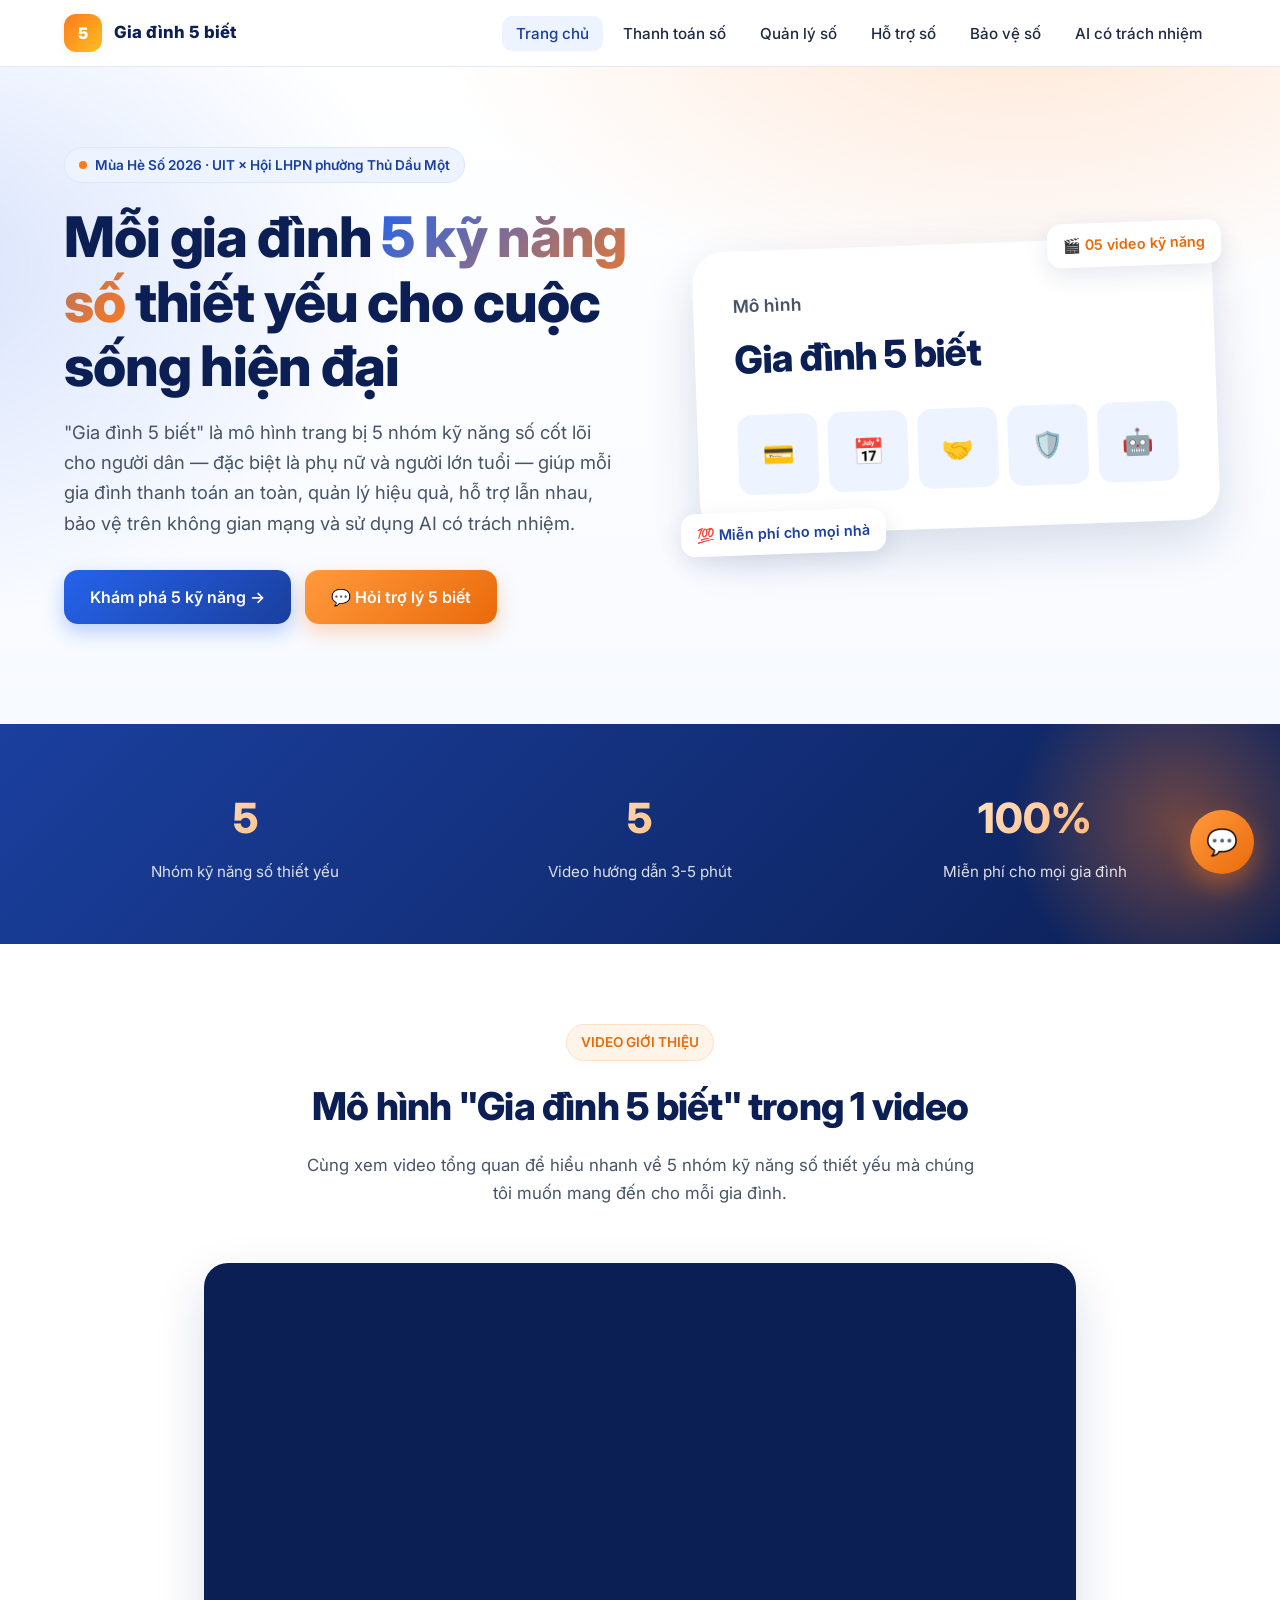
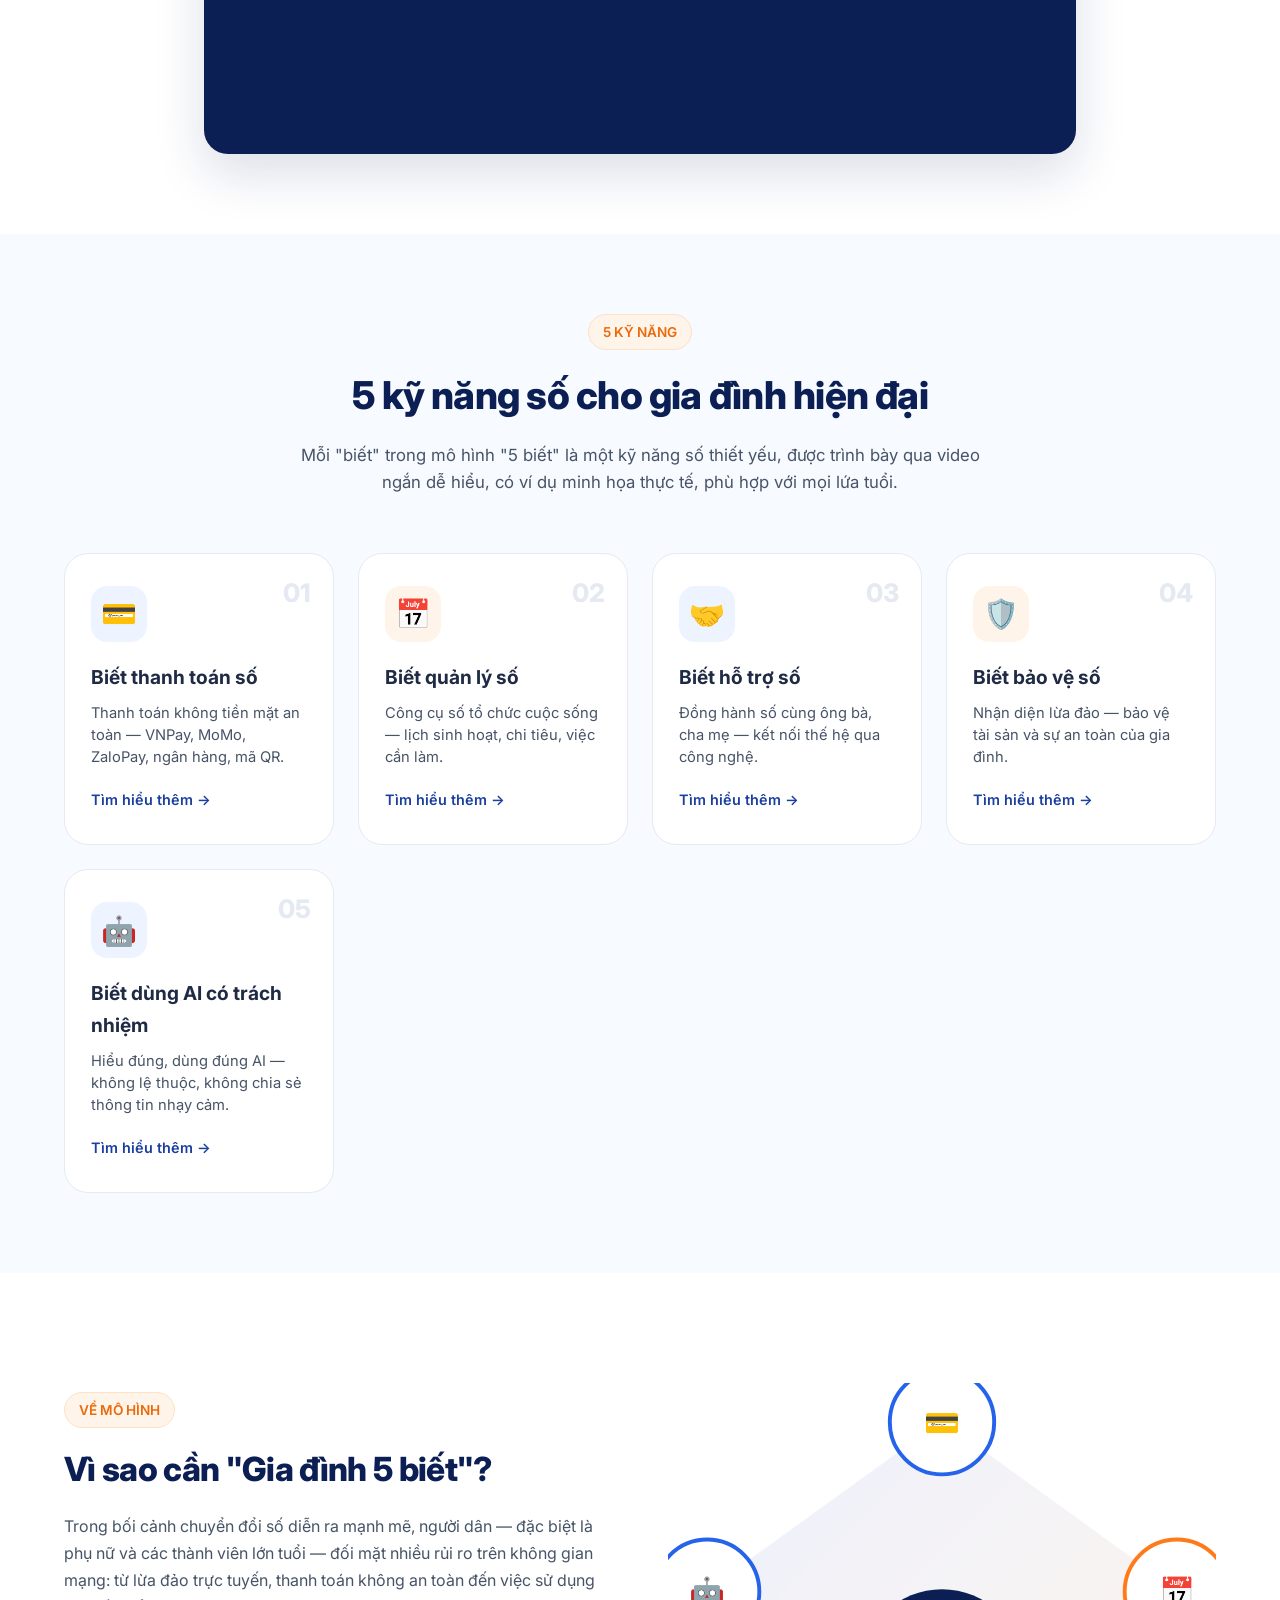
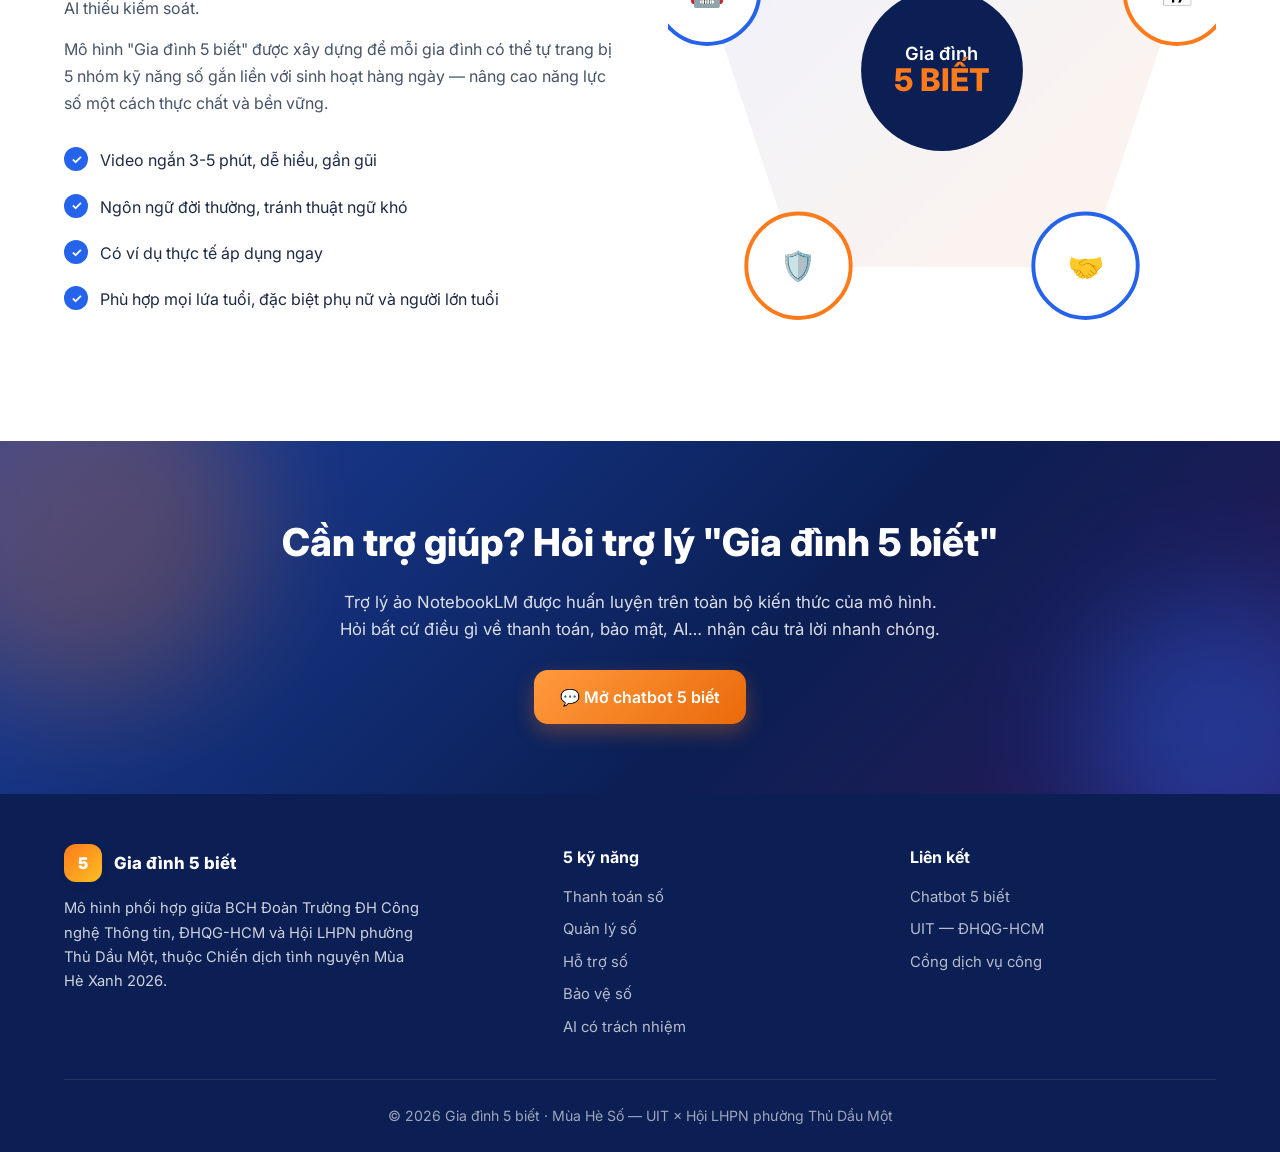
<file: index.html>
<!DOCTYPE html>
<html lang="vi">
<head>
  <meta charset="UTF-8" />
  <meta name="viewport" content="width=device-width, initial-scale=1.0" />
  <title>Gia đình 5 biết — Mô hình kỹ năng số cho mọi gia đình</title>
  <meta name="description" content="Mô hình Gia đình 5 biết: Thanh toán số, Quản lý số, Hỗ trợ số, Bảo vệ số và Sử dụng AI có trách nhiệm — trang bị kỹ năng số thiết yếu cho từng hộ gia đình." />
  <link rel="preconnect" href="https://fonts.googleapis.com" />
  <link rel="preconnect" href="https://fonts.gstatic.com" crossorigin />
  <link href="https://fonts.googleapis.com/css2?family=Inter:wght@400;500;600;700;800&display=swap" rel="stylesheet" />
  <link rel="stylesheet" href="css/style.css" />
  <link rel="icon" href="data:image/svg+xml,%3Csvg xmlns='http://www.w3.org/2000/svg' viewBox='0 0 64 64'%3E%3Crect width='64' height='64' rx='14' fill='%232563eb'/%3E%3Ctext x='50%25' y='54%25' dominant-baseline='middle' text-anchor='middle' font-family='Arial' font-weight='800' font-size='28' fill='white'%3E5%3C/text%3E%3C/svg%3E" />
</head>
<body>

  <!-- Navbar -->
  <nav class="navbar">
    <div class="nav-inner">
      <a href="index.html" class="brand">
        <span class="brand-mark">5</span>
        <span>Gia đình 5 biết</span>
      </a>
      <button class="nav-toggle" aria-label="Mở menu">
        <span></span><span></span><span></span>
      </button>
      <ul class="nav-links">
        <li><a href="index.html" class="active">Trang chủ</a></li>
        <li><a href="thanh-toan-so.html">Thanh toán số</a></li>
        <li><a href="quan-ly-so.html">Quản lý số</a></li>
        <li><a href="ho-tro-so.html">Hỗ trợ số</a></li>
        <li><a href="bao-ve-so.html">Bảo vệ số</a></li>
        <li><a href="ai-co-trach-nhiem.html">AI có trách nhiệm</a></li>
      </ul>
    </div>
  </nav>

  <!-- Hero -->
  <header class="hero">
    <div class="hero-bg"></div>
    <div class="container">
      <div class="hero-grid">
        <div class="reveal">
          <span class="hero-eyebrow"><span class="dot"></span> Mùa Hè Số 2026 · UIT × Hội LHPN phường Thủ Dầu Một</span>
          <h1>Mỗi gia đình <span class="accent">5 kỹ năng số</span> thiết yếu cho cuộc sống hiện đại</h1>
          <p class="lead">
            "Gia đình 5 biết" là mô hình trang bị 5 nhóm kỹ năng số cốt lõi cho người dân — đặc biệt là phụ nữ và người lớn tuổi — giúp mỗi gia đình thanh toán an toàn, quản lý hiệu quả, hỗ trợ lẫn nhau, bảo vệ trên không gian mạng và sử dụng AI có trách nhiệm.
          </p>
          <div class="hero-actions">
            <a href="#pillars" class="btn btn-primary">Khám phá 5 kỹ năng →</a>
            <a href="https://notebooklm.google.com/notebook/f2b0e51a-96fa-4090-842e-15bad8f90f26/preview" target="_blank" rel="noopener" class="btn btn-orange">
              💬 Hỏi trợ lý 5 biết
            </a>
          </div>
        </div>

        <div class="hero-visual reveal">
          <div class="hero-card">
            <h3>Mô hình</h3>
            <div class="big">Gia đình 5 biết</div>
            <div class="pentagon-mini">
              <div title="Thanh toán số">💳</div>
              <div title="Quản lý số">📅</div>
              <div title="Hỗ trợ số">🤝</div>
              <div title="Bảo vệ số">🛡️</div>
              <div title="AI có trách nhiệm">🤖</div>
            </div>
            <div class="floating-badge b1">🎬 05 video kỹ năng</div>
            <div class="floating-badge b2">💯 Miễn phí cho mọi nhà</div>
          </div>
        </div>
      </div>
    </div>
  </header>

  <!-- About strip -->
  <section class="info-strip">
    <div class="container">
      <div class="stats-grid">
        <div class="reveal">
          <div class="stat-num"><span data-count="5">0</span></div>
          <div class="stat-label">Nhóm kỹ năng số thiết yếu</div>
        </div>
        <div class="reveal">
          <div class="stat-num"><span data-count="5">0</span></div>
          <div class="stat-label">Video hướng dẫn 3-5 phút</div>
        </div>
        <div class="reveal">
          <div class="stat-num"><span data-count="100" data-suffix="%">0</span></div>
          <div class="stat-label">Miễn phí cho mọi gia đình</div>
        </div>
      </div>
    </div>
  </section>

  <!-- Intro Video -->
  <section class="section" style="background: white;">
    <div class="container-sm">
      <div class="section-head reveal">
        <span class="section-tag">VIDEO GIỚI THIỆU</span>
        <h2 class="section-title">Mô hình "Gia đình 5 biết" trong 1 video</h2>
        <p class="section-sub">Cùng xem video tổng quan để hiểu nhanh về 5 nhóm kỹ năng số thiết yếu mà chúng tôi muốn mang đến cho mỗi gia đình.</p>
      </div>
      <div class="reveal">
        <div class="video-wrap">
          <iframe src="https://www.youtube.com/embed/w4L8rR1FLIk" title="Giới thiệu mô hình Gia đình 5 biết" allow="accelerometer; autoplay; clipboard-write; encrypted-media; gyroscope; picture-in-picture; web-share" allowfullscreen loading="lazy"></iframe>
        </div>
      </div>
    </div>
  </section>

  <!-- Pillars -->
  <section class="section" id="pillars">
    <div class="container">
      <div class="section-head reveal">
        <span class="section-tag">5 KỸ NĂNG</span>
        <h2 class="section-title">5 kỹ năng số cho gia đình hiện đại</h2>
        <p class="section-sub">Mỗi "biết" trong mô hình "5 biết" là một kỹ năng số thiết yếu, được trình bày qua video ngắn dễ hiểu, có ví dụ minh họa thực tế, phù hợp với mọi lứa tuổi.</p>
      </div>

      <div class="pillars">
        <a href="thanh-toan-so.html" class="pillar-card reveal">
          <span class="pillar-num">01</span>
          <div class="pillar-icon">💳</div>
          <h3 class="pillar-title">Biết thanh toán số</h3>
          <p class="pillar-sub">Thanh toán không tiền mặt an toàn — VNPay, MoMo, ZaloPay, ngân hàng, mã QR.</p>
          <span class="pillar-arrow">Tìm hiểu thêm →</span>
        </a>

        <a href="quan-ly-so.html" class="pillar-card reveal">
          <span class="pillar-num">02</span>
          <div class="pillar-icon">📅</div>
          <h3 class="pillar-title">Biết quản lý số</h3>
          <p class="pillar-sub">Công cụ số tổ chức cuộc sống — lịch sinh hoạt, chi tiêu, việc cần làm.</p>
          <span class="pillar-arrow">Tìm hiểu thêm →</span>
        </a>

        <a href="ho-tro-so.html" class="pillar-card reveal">
          <span class="pillar-num">03</span>
          <div class="pillar-icon">🤝</div>
          <h3 class="pillar-title">Biết hỗ trợ số</h3>
          <p class="pillar-sub">Đồng hành số cùng ông bà, cha mẹ — kết nối thế hệ qua công nghệ.</p>
          <span class="pillar-arrow">Tìm hiểu thêm →</span>
        </a>

        <a href="bao-ve-so.html" class="pillar-card reveal">
          <span class="pillar-num">04</span>
          <div class="pillar-icon">🛡️</div>
          <h3 class="pillar-title">Biết bảo vệ số</h3>
          <p class="pillar-sub">Nhận diện lừa đảo — bảo vệ tài sản và sự an toàn của gia đình.</p>
          <span class="pillar-arrow">Tìm hiểu thêm →</span>
        </a>

        <a href="ai-co-trach-nhiem.html" class="pillar-card reveal">
          <span class="pillar-num">05</span>
          <div class="pillar-icon">🤖</div>
          <h3 class="pillar-title">Biết dùng AI có trách nhiệm</h3>
          <p class="pillar-sub">Hiểu đúng, dùng đúng AI — không lệ thuộc, không chia sẻ thông tin nhạy cảm.</p>
          <span class="pillar-arrow">Tìm hiểu thêm →</span>
        </a>
      </div>
    </div>
  </section>

  <!-- About model -->
  <section class="section" style="background: white;">
    <div class="container">
      <div class="split">
        <div class="reveal">
          <span class="section-tag">VỀ MÔ HÌNH</span>
          <h2>Vì sao cần "Gia đình 5 biết"?</h2>
          <p>Trong bối cảnh chuyển đổi số diễn ra mạnh mẽ, người dân — đặc biệt là phụ nữ và các thành viên lớn tuổi — đối mặt nhiều rủi ro trên không gian mạng: từ lừa đảo trực tuyến, thanh toán không an toàn đến việc sử dụng AI thiếu kiểm soát.</p>
          <p>Mô hình "Gia đình 5 biết" được xây dựng để mỗi gia đình có thể tự trang bị 5 nhóm kỹ năng số gắn liền với sinh hoạt hàng ngày — nâng cao năng lực số một cách thực chất và bền vững.</p>
          <ul class="feature-list">
            <li>Video ngắn 3-5 phút, dễ hiểu, gần gũi</li>
            <li>Ngôn ngữ đời thường, tránh thuật ngữ khó</li>
            <li>Có ví dụ thực tế áp dụng ngay</li>
            <li>Phù hợp mọi lứa tuổi, đặc biệt phụ nữ và người lớn tuổi</li>
          </ul>
        </div>

        <div class="reveal">
          <!-- Pentagon SVG diagram -->
          <div class="pentagon-vis">
            <svg viewBox="0 0 420 420" xmlns="http://www.w3.org/2000/svg" role="img" aria-label="Mô hình 5 cánh">
              <defs>
                <linearGradient id="g" x1="0" x2="1" y1="0" y2="1">
                  <stop offset="0%" stop-color="#2563eb" />
                  <stop offset="100%" stop-color="#ff7a1a" />
                </linearGradient>
              </defs>
              <polygon points="210,30 390,160 320,370 100,370 30,160" fill="url(#g)" opacity="0.08" stroke="url(#g)" stroke-width="2"/>
              <!-- 5 nodes -->
              <g font-family="Inter, Arial" font-weight="700" text-anchor="middle">
                <circle cx="210" cy="30" r="40" fill="#fff" stroke="#2563eb" stroke-width="3"/>
                <text x="210" y="38" font-size="22">💳</text>

                <circle cx="390" cy="160" r="40" fill="#fff" stroke="#ff7a1a" stroke-width="3"/>
                <text x="390" y="168" font-size="22">📅</text>

                <circle cx="320" cy="370" r="40" fill="#fff" stroke="#2563eb" stroke-width="3"/>
                <text x="320" y="378" font-size="22">🤝</text>

                <circle cx="100" cy="370" r="40" fill="#fff" stroke="#ff7a1a" stroke-width="3"/>
                <text x="100" y="378" font-size="22">🛡️</text>

                <circle cx="30" cy="160" r="40" fill="#fff" stroke="#2563eb" stroke-width="3"/>
                <text x="30" y="168" font-size="22">🤖</text>
              </g>
              <!-- Center -->
              <circle cx="210" cy="220" r="62" fill="#0b1f54"/>
              <text x="210" y="212" text-anchor="middle" fill="#fff" font-size="14" font-weight="600">Gia đình</text>
              <text x="210" y="236" text-anchor="middle" fill="#ff7a1a" font-size="24" font-weight="800">5 BIẾT</text>
            </svg>
          </div>
        </div>
      </div>
    </div>
  </section>

  <!-- CTA: chatbot -->
  <section class="cta-band">
    <div class="container">
      <h2>Cần trợ giúp? Hỏi trợ lý "Gia đình 5 biết"</h2>
      <p>Trợ lý ảo NotebookLM được huấn luyện trên toàn bộ kiến thức của mô hình. Hỏi bất cứ điều gì về thanh toán, bảo mật, AI… nhận câu trả lời nhanh chóng.</p>
      <a href="https://notebooklm.google.com/notebook/f2b0e51a-96fa-4090-842e-15bad8f90f26/preview" target="_blank" rel="noopener" class="btn btn-orange">
        💬 Mở chatbot 5 biết
      </a>
    </div>
  </section>

  <!-- Footer -->
  <footer class="footer">
    <div class="container">
      <div class="footer-grid">
        <div>
          <div class="brand" style="margin-bottom: 14px;">
            <span class="brand-mark">5</span>
            <span>Gia đình 5 biết</span>
          </div>
          <p style="font-size: 0.92rem; max-width: 360px;">
            Mô hình phối hợp giữa BCH Đoàn Trường ĐH Công nghệ Thông tin, ĐHQG-HCM và Hội LHPN phường Thủ Dầu Một, thuộc Chiến dịch tình nguyện Mùa Hè Xanh 2026.
          </p>
        </div>
        <div>
          <h4>5 kỹ năng</h4>
          <ul>
            <li><a href="thanh-toan-so.html">Thanh toán số</a></li>
            <li><a href="quan-ly-so.html">Quản lý số</a></li>
            <li><a href="ho-tro-so.html">Hỗ trợ số</a></li>
            <li><a href="bao-ve-so.html">Bảo vệ số</a></li>
            <li><a href="ai-co-trach-nhiem.html">AI có trách nhiệm</a></li>
          </ul>
        </div>
        <div>
          <h4>Liên kết</h4>
          <ul>
            <li><a href="https://notebooklm.google.com/notebook/f2b0e51a-96fa-4090-842e-15bad8f90f26/preview" target="_blank" rel="noopener">Chatbot 5 biết</a></li>
            <li><a href="https://uit.edu.vn" target="_blank" rel="noopener">UIT — ĐHQG-HCM</a></li>
            <li><a href="https://dichvucong.gov.vn" target="_blank" rel="noopener">Cổng dịch vụ công</a></li>
          </ul>
        </div>
      </div>
      <div class="footer-bottom">
        © 2026 Gia đình 5 biết · Mùa Hè Số — UIT × Hội LHPN phường Thủ Dầu Một
      </div>
    </div>
  </footer>

  <!-- Floating chatbot -->
  <a href="https://notebooklm.google.com/notebook/f2b0e51a-96fa-4090-842e-15bad8f90f26/preview" target="_blank" rel="noopener" class="chat-fab" aria-label="Mở chatbot Gia đình 5 biết">
    <span class="tag">Chat với trợ lý 5 biết</span>
    💬
  </a>

  <script src="js/main.js"></script>
</body>
</html>
</file>
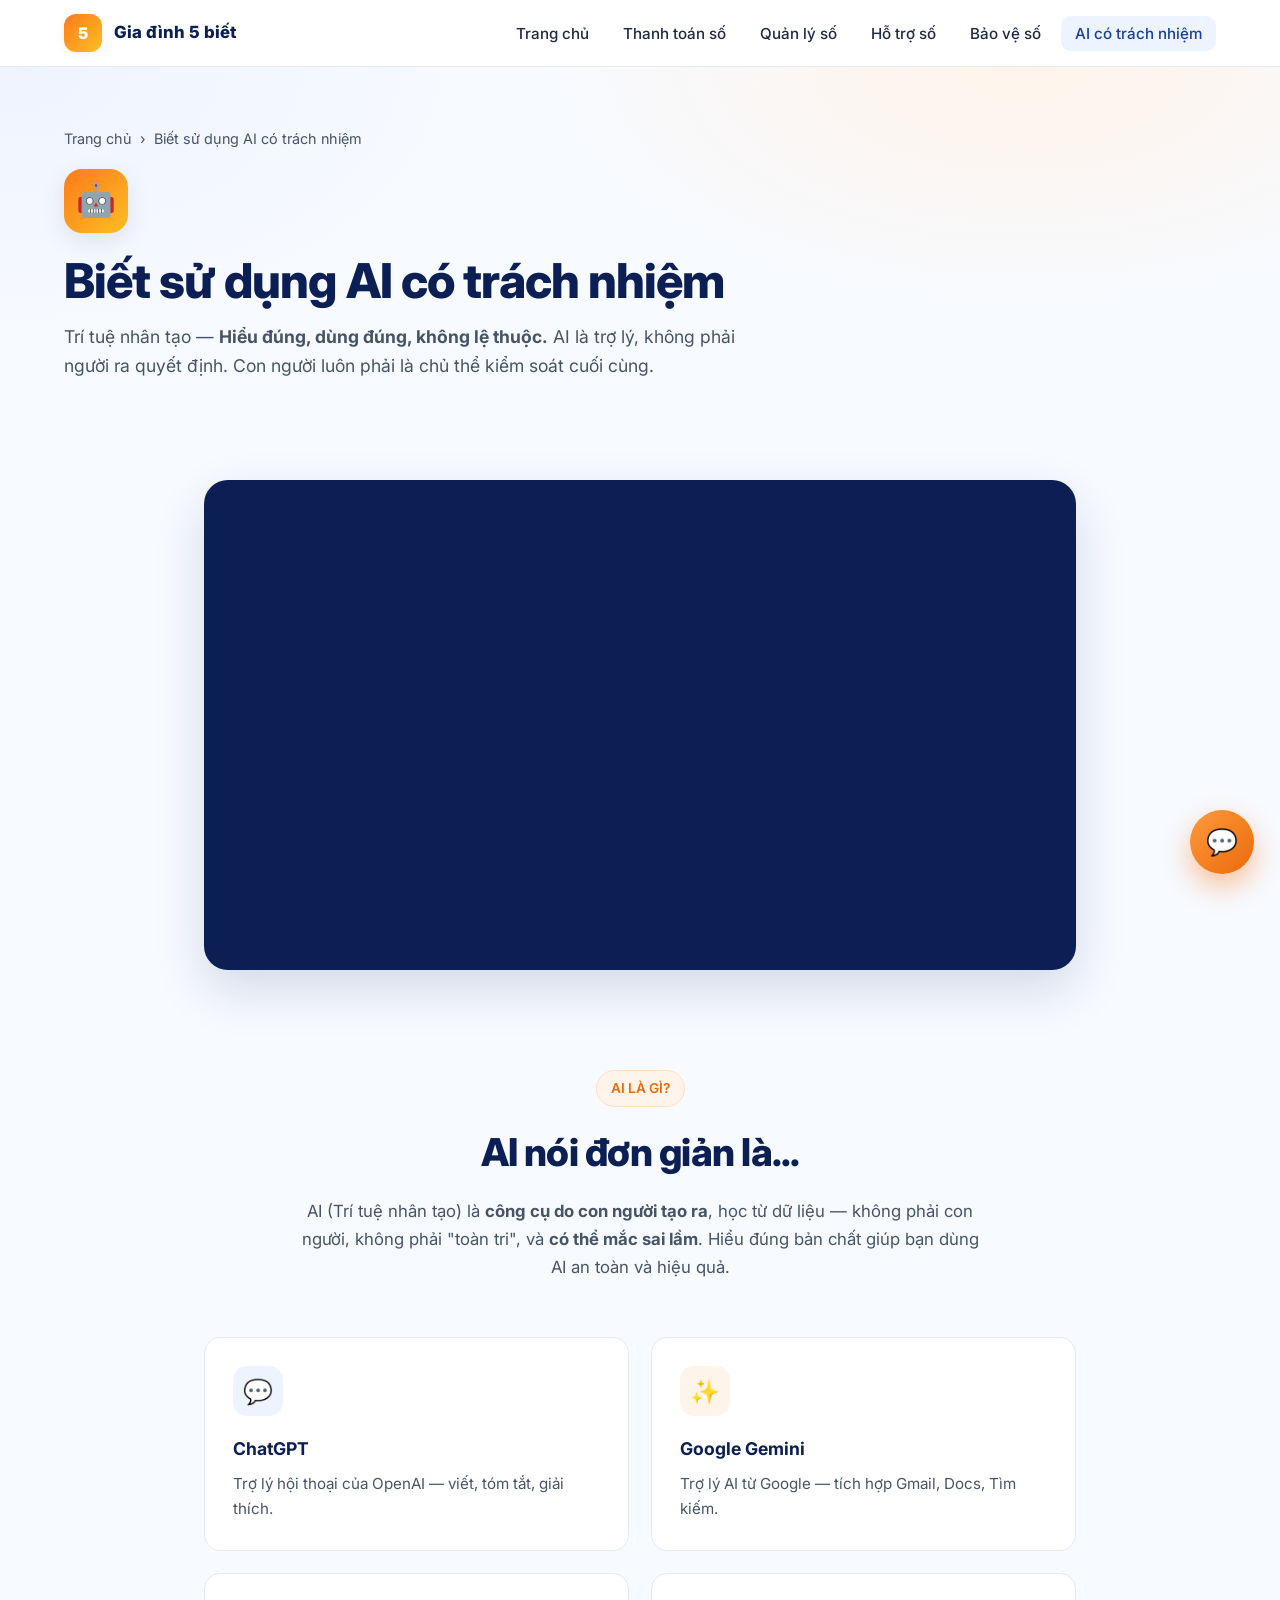
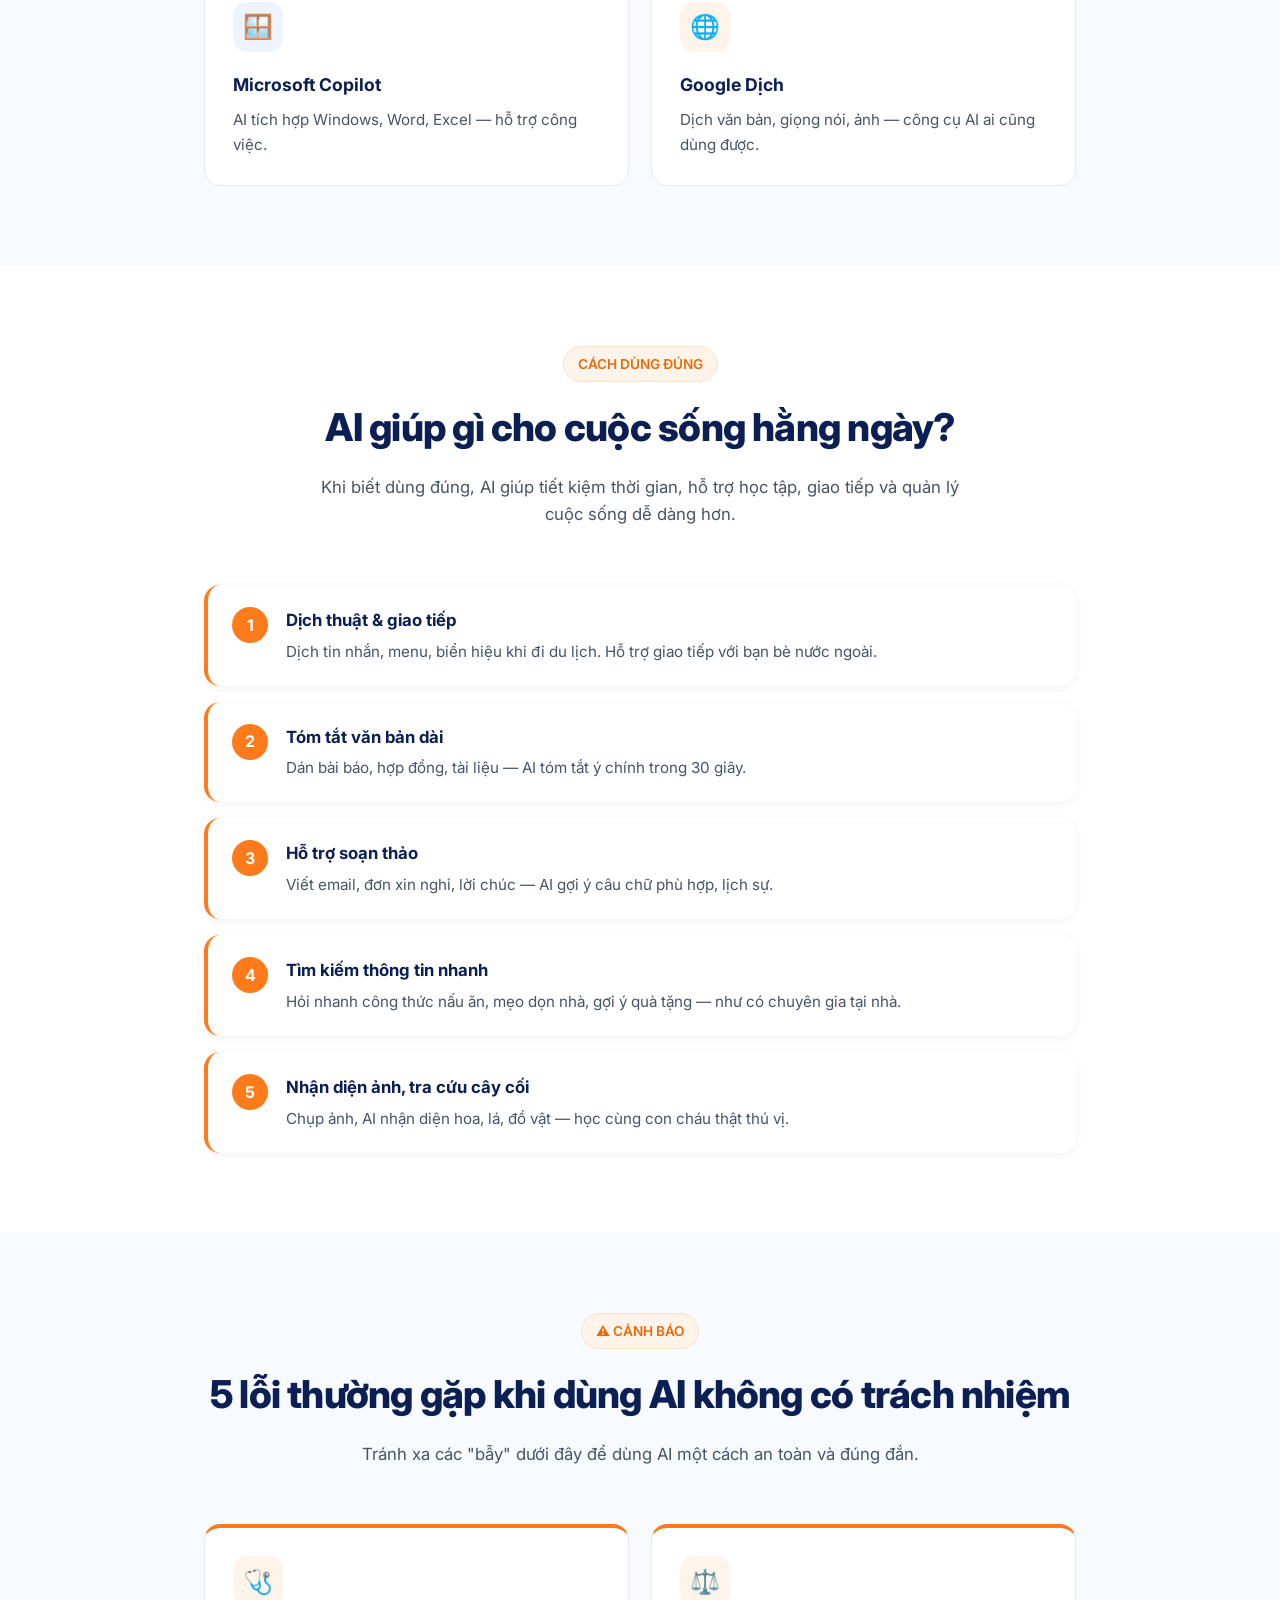
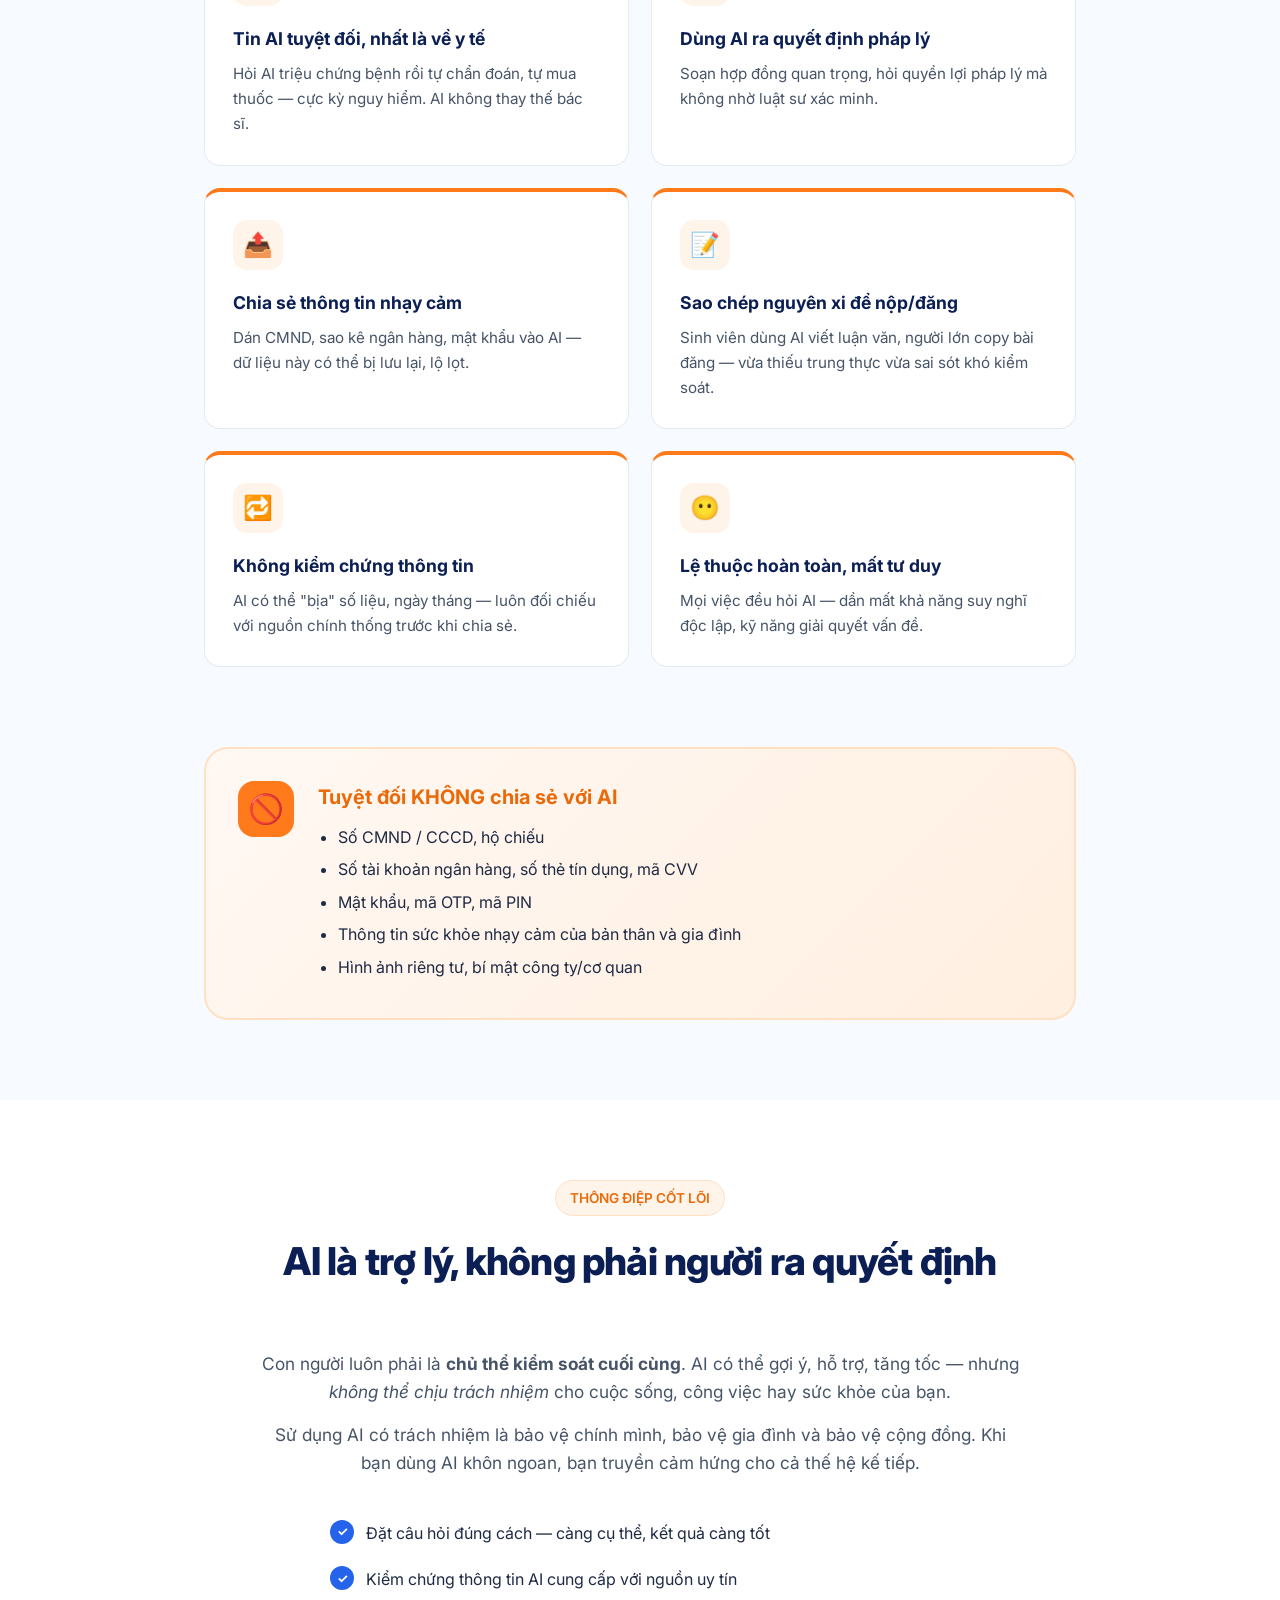
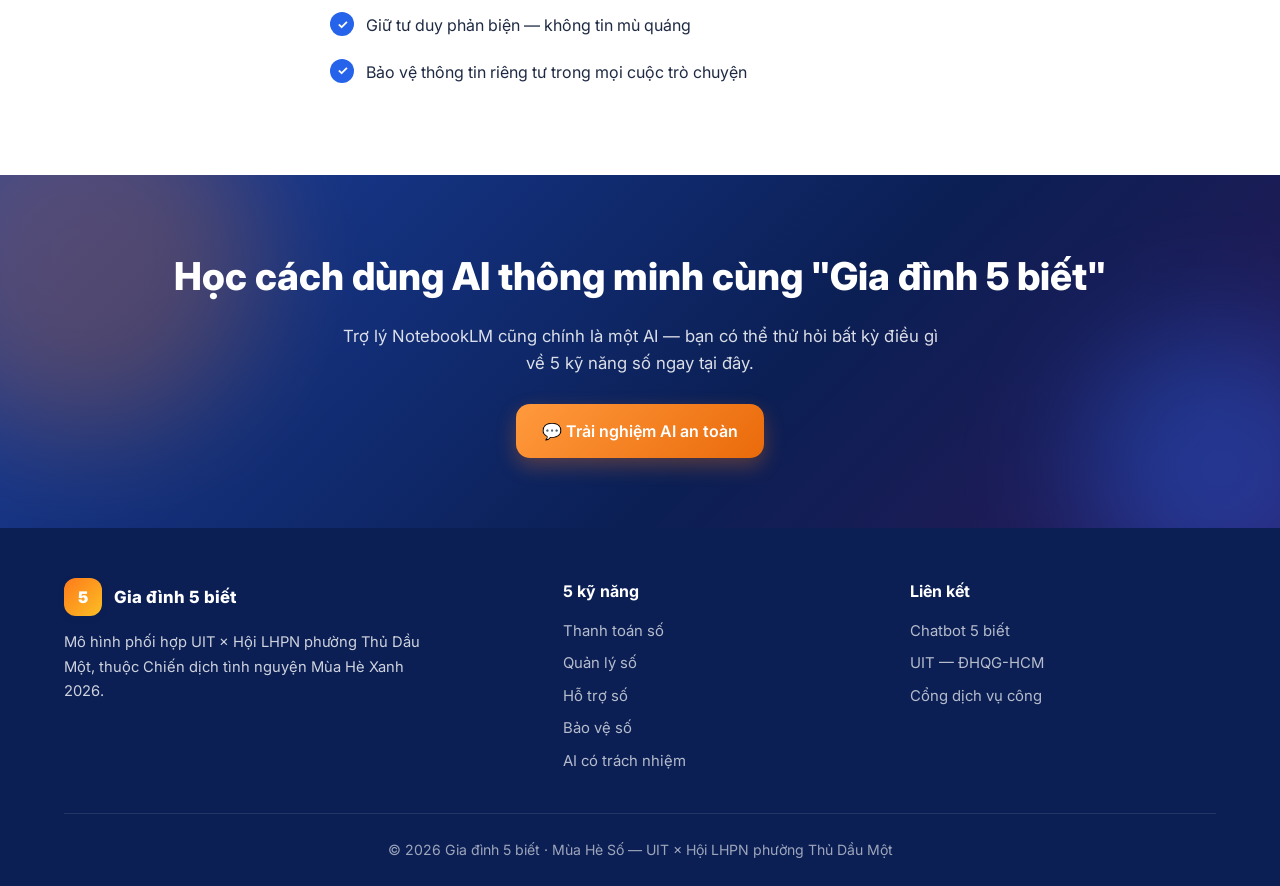
<file: ai-co-trach-nhiem.html>
<!DOCTYPE html>
<html lang="vi">
<head>
  <meta charset="UTF-8" />
  <meta name="viewport" content="width=device-width, initial-scale=1.0" />
  <title>Biết sử dụng AI có trách nhiệm — Gia đình 5 biết</title>
  <meta name="description" content="Trí tuệ nhân tạo — hiểu đúng, dùng đúng, không lệ thuộc." />
  <link rel="preconnect" href="https://fonts.googleapis.com" />
  <link rel="preconnect" href="https://fonts.gstatic.com" crossorigin />
  <link href="https://fonts.googleapis.com/css2?family=Inter:wght@400;500;600;700;800&display=swap" rel="stylesheet" />
  <link rel="stylesheet" href="css/style.css" />
  <link rel="icon" href="data:image/svg+xml,%3Csvg xmlns='http://www.w3.org/2000/svg' viewBox='0 0 64 64'%3E%3Crect width='64' height='64' rx='14' fill='%232563eb'/%3E%3Ctext x='50%25' y='54%25' dominant-baseline='middle' text-anchor='middle' font-family='Arial' font-weight='800' font-size='28' fill='white'%3E5%3C/text%3E%3C/svg%3E" />
</head>
<body>

  <nav class="navbar">
    <div class="nav-inner">
      <a href="index.html" class="brand"><span class="brand-mark">5</span><span>Gia đình 5 biết</span></a>
      <button class="nav-toggle" aria-label="Mở menu"><span></span><span></span><span></span></button>
      <ul class="nav-links">
        <li><a href="index.html">Trang chủ</a></li>
        <li><a href="thanh-toan-so.html">Thanh toán số</a></li>
        <li><a href="quan-ly-so.html">Quản lý số</a></li>
        <li><a href="ho-tro-so.html">Hỗ trợ số</a></li>
        <li><a href="bao-ve-so.html">Bảo vệ số</a></li>
        <li><a href="ai-co-trach-nhiem.html" class="active">AI có trách nhiệm</a></li>
      </ul>
    </div>
  </nav>

  <header class="page-hero">
    <div class="container">
      <div class="crumbs reveal">
        <a href="index.html">Trang chủ</a> <span>›</span> <span>Biết sử dụng AI có trách nhiệm</span>
      </div>
      <div class="reveal">
        <span class="page-icon">🤖</span>
        <h1>Biết sử dụng AI có trách nhiệm</h1>
        <p class="subtitle">Trí tuệ nhân tạo — <strong>Hiểu đúng, dùng đúng, không lệ thuộc.</strong> AI là trợ lý, không phải người ra quyết định. Con người luôn phải là chủ thể kiểm soát cuối cùng.</p>
      </div>
    </div>
  </header>

  <section class="video-section">
    <div class="container-sm reveal">
      <div class="video-wrap">
        <iframe src="https://www.youtube.com/embed/hxLwZxI8-1Y" title="AI có trách nhiệm" allow="accelerometer; autoplay; clipboard-write; encrypted-media; gyroscope; picture-in-picture; web-share" allowfullscreen loading="lazy"></iframe>
      </div>
    </div>
  </section>

  <section class="section" style="padding-top: 40px;">
    <div class="container-sm">
      <div class="section-head reveal">
        <span class="section-tag">AI LÀ GÌ?</span>
        <h2 class="section-title">AI nói đơn giản là...</h2>
        <p class="section-sub">AI (Trí tuệ nhân tạo) là <strong>công cụ do con người tạo ra</strong>, học từ dữ liệu — không phải con người, không phải "toàn tri", và <strong>có thể mắc sai lầm</strong>. Hiểu đúng bản chất giúp bạn dùng AI an toàn và hiệu quả.</p>
      </div>

      <div class="content-grid">
        <div class="info-card reveal">
          <div class="ic-icon">💬</div>
          <h3>ChatGPT</h3>
          <p>Trợ lý hội thoại của OpenAI — viết, tóm tắt, giải thích.</p>
        </div>
        <div class="info-card orange reveal">
          <div class="ic-icon">✨</div>
          <h3>Google Gemini</h3>
          <p>Trợ lý AI từ Google — tích hợp Gmail, Docs, Tìm kiếm.</p>
        </div>
        <div class="info-card reveal">
          <div class="ic-icon">🪟</div>
          <h3>Microsoft Copilot</h3>
          <p>AI tích hợp Windows, Word, Excel — hỗ trợ công việc.</p>
        </div>
        <div class="info-card orange reveal">
          <div class="ic-icon">🌐</div>
          <h3>Google Dịch</h3>
          <p>Dịch văn bản, giọng nói, ảnh — công cụ AI ai cũng dùng được.</p>
        </div>
      </div>
    </div>
  </section>

  <!-- Ứng dụng AI hữu ích -->
  <section class="section" style="background: white;">
    <div class="container-sm">
      <div class="section-head reveal">
        <span class="section-tag">CÁCH DÙNG ĐÚNG</span>
        <h2 class="section-title">AI giúp gì cho cuộc sống hằng ngày?</h2>
        <p class="section-sub">Khi biết dùng đúng, AI giúp tiết kiệm thời gian, hỗ trợ học tập, giao tiếp và quản lý cuộc sống dễ dàng hơn.</p>
      </div>

      <div class="tips-list">
        <div class="tip-item reveal">
          <div class="tip-num">1</div>
          <div class="tip-content">
            <h4>Dịch thuật & giao tiếp</h4>
            <p>Dịch tin nhắn, menu, biển hiệu khi đi du lịch. Hỗ trợ giao tiếp với bạn bè nước ngoài.</p>
          </div>
        </div>
        <div class="tip-item reveal">
          <div class="tip-num">2</div>
          <div class="tip-content">
            <h4>Tóm tắt văn bản dài</h4>
            <p>Dán bài báo, hợp đồng, tài liệu — AI tóm tắt ý chính trong 30 giây.</p>
          </div>
        </div>
        <div class="tip-item reveal">
          <div class="tip-num">3</div>
          <div class="tip-content">
            <h4>Hỗ trợ soạn thảo</h4>
            <p>Viết email, đơn xin nghỉ, lời chúc — AI gợi ý câu chữ phù hợp, lịch sự.</p>
          </div>
        </div>
        <div class="tip-item reveal">
          <div class="tip-num">4</div>
          <div class="tip-content">
            <h4>Tìm kiếm thông tin nhanh</h4>
            <p>Hỏi nhanh công thức nấu ăn, mẹo dọn nhà, gợi ý quà tặng — như có chuyên gia tại nhà.</p>
          </div>
        </div>
        <div class="tip-item reveal">
          <div class="tip-num">5</div>
          <div class="tip-content">
            <h4>Nhận diện ảnh, tra cứu cây cối</h4>
            <p>Chụp ảnh, AI nhận diện hoa, lá, đồ vật — học cùng con cháu thật thú vị.</p>
          </div>
        </div>
      </div>
    </div>
  </section>

  <!-- Lỗi thường gặp -->
  <section class="section">
    <div class="container-sm">
      <div class="section-head reveal">
        <span class="section-tag">⚠️ CẢNH BÁO</span>
        <h2 class="section-title">5 lỗi thường gặp khi dùng AI không có trách nhiệm</h2>
        <p class="section-sub">Tránh xa các "bẫy" dưới đây để dùng AI một cách an toàn và đúng đắn.</p>
      </div>

      <div class="content-grid">
        <div class="info-card orange reveal" style="border-top: 4px solid var(--orange-500);">
          <div class="ic-icon">🩺</div>
          <h3>Tin AI tuyệt đối, nhất là về y tế</h3>
          <p>Hỏi AI triệu chứng bệnh rồi tự chẩn đoán, tự mua thuốc — cực kỳ nguy hiểm. AI không thay thế bác sĩ.</p>
        </div>
        <div class="info-card orange reveal" style="border-top: 4px solid var(--orange-500);">
          <div class="ic-icon">⚖️</div>
          <h3>Dùng AI ra quyết định pháp lý</h3>
          <p>Soạn hợp đồng quan trọng, hỏi quyền lợi pháp lý mà không nhờ luật sư xác minh.</p>
        </div>
        <div class="info-card orange reveal" style="border-top: 4px solid var(--orange-500);">
          <div class="ic-icon">📤</div>
          <h3>Chia sẻ thông tin nhạy cảm</h3>
          <p>Dán CMND, sao kê ngân hàng, mật khẩu vào AI — dữ liệu này có thể bị lưu lại, lộ lọt.</p>
        </div>
        <div class="info-card orange reveal" style="border-top: 4px solid var(--orange-500);">
          <div class="ic-icon">📝</div>
          <h3>Sao chép nguyên xi để nộp/đăng</h3>
          <p>Sinh viên dùng AI viết luận văn, người lớn copy bài đăng — vừa thiếu trung thực vừa sai sót khó kiểm soát.</p>
        </div>
        <div class="info-card orange reveal" style="border-top: 4px solid var(--orange-500);">
          <div class="ic-icon">🔁</div>
          <h3>Không kiểm chứng thông tin</h3>
          <p>AI có thể "bịa" số liệu, ngày tháng — luôn đối chiếu với nguồn chính thống trước khi chia sẻ.</p>
        </div>
        <div class="info-card orange reveal" style="border-top: 4px solid var(--orange-500);">
          <div class="ic-icon">😶</div>
          <h3>Lệ thuộc hoàn toàn, mất tư duy</h3>
          <p>Mọi việc đều hỏi AI — dần mất khả năng suy nghĩ độc lập, kỹ năng giải quyết vấn đề.</p>
        </div>
      </div>
    </div>
  </section>

  <!-- Không chia sẻ với AI -->
  <section class="section" style="padding-top: 0;">
    <div class="container-sm">
      <div class="alert-box reveal">
        <div class="a-icon">🚫</div>
        <div>
          <h3>Tuyệt đối KHÔNG chia sẻ với AI</h3>
          <ul>
            <li>Số CMND / CCCD, hộ chiếu</li>
            <li>Số tài khoản ngân hàng, số thẻ tín dụng, mã CVV</li>
            <li>Mật khẩu, mã OTP, mã PIN</li>
            <li>Thông tin sức khỏe nhạy cảm của bản thân và gia đình</li>
            <li>Hình ảnh riêng tư, bí mật công ty/cơ quan</li>
          </ul>
        </div>
      </div>
    </div>
  </section>

  <!-- Thông điệp cốt lõi -->
  <section class="section" style="background: white;">
    <div class="container-sm">
      <div class="section-head reveal">
        <span class="section-tag">THÔNG ĐIỆP CỐT LÕI</span>
        <h2 class="section-title">AI là trợ lý, không phải người ra quyết định</h2>
      </div>
      <div class="reveal" style="text-align: center; max-width: 760px; margin: 0 auto;">
        <p style="font-size: 1.08rem; color: var(--gray-600); margin-bottom: 14px;">Con người luôn phải là <strong>chủ thể kiểm soát cuối cùng</strong>. AI có thể gợi ý, hỗ trợ, tăng tốc — nhưng <em>không thể chịu trách nhiệm</em> cho cuộc sống, công việc hay sức khỏe của bạn.</p>
        <p style="font-size: 1.08rem; color: var(--gray-600);">Sử dụng AI có trách nhiệm là bảo vệ chính mình, bảo vệ gia đình và bảo vệ cộng đồng. Khi bạn dùng AI khôn ngoan, bạn truyền cảm hứng cho cả thế hệ kế tiếp.</p>
      </div>
      <ul class="feature-list reveal" style="max-width: 620px; margin: 32px auto 0;">
        <li>Đặt câu hỏi đúng cách — càng cụ thể, kết quả càng tốt</li>
        <li>Kiểm chứng thông tin AI cung cấp với nguồn uy tín</li>
        <li>Giữ tư duy phản biện — không tin mù quáng</li>
        <li>Bảo vệ thông tin riêng tư trong mọi cuộc trò chuyện</li>
      </ul>
    </div>
  </section>

  <section class="cta-band">
    <div class="container">
      <h2>Học cách dùng AI thông minh cùng "Gia đình 5 biết"</h2>
      <p>Trợ lý NotebookLM cũng chính là một AI — bạn có thể thử hỏi bất kỳ điều gì về 5 kỹ năng số ngay tại đây.</p>
      <a href="https://notebooklm.google.com/notebook/f2b0e51a-96fa-4090-842e-15bad8f90f26/preview" target="_blank" rel="noopener" class="btn btn-orange">💬 Trải nghiệm AI an toàn</a>
    </div>
  </section>

  <footer class="footer">
    <div class="container">
      <div class="footer-grid">
        <div>
          <div class="brand" style="margin-bottom: 14px;"><span class="brand-mark">5</span><span>Gia đình 5 biết</span></div>
          <p style="font-size: 0.92rem; max-width: 360px;">Mô hình phối hợp UIT × Hội LHPN phường Thủ Dầu Một, thuộc Chiến dịch tình nguyện Mùa Hè Xanh 2026.</p>
        </div>
        <div>
          <h4>5 kỹ năng</h4>
          <ul>
            <li><a href="thanh-toan-so.html">Thanh toán số</a></li>
            <li><a href="quan-ly-so.html">Quản lý số</a></li>
            <li><a href="ho-tro-so.html">Hỗ trợ số</a></li>
            <li><a href="bao-ve-so.html">Bảo vệ số</a></li>
            <li><a href="ai-co-trach-nhiem.html">AI có trách nhiệm</a></li>
          </ul>
        </div>
        <div>
          <h4>Liên kết</h4>
          <ul>
            <li><a href="https://notebooklm.google.com/notebook/f2b0e51a-96fa-4090-842e-15bad8f90f26/preview" target="_blank" rel="noopener">Chatbot 5 biết</a></li>
            <li><a href="https://uit.edu.vn" target="_blank" rel="noopener">UIT — ĐHQG-HCM</a></li>
            <li><a href="https://dichvucong.gov.vn" target="_blank" rel="noopener">Cổng dịch vụ công</a></li>
          </ul>
        </div>
      </div>
      <div class="footer-bottom">© 2026 Gia đình 5 biết · Mùa Hè Số — UIT × Hội LHPN phường Thủ Dầu Một</div>
    </div>
  </footer>

  <a href="https://notebooklm.google.com/notebook/f2b0e51a-96fa-4090-842e-15bad8f90f26/preview" target="_blank" rel="noopener" class="chat-fab" aria-label="Mở chatbot Gia đình 5 biết">
    <span class="tag">Chat với trợ lý 5 biết</span>💬
  </a>

  <script src="js/main.js"></script>
</body>
</html>
</file>
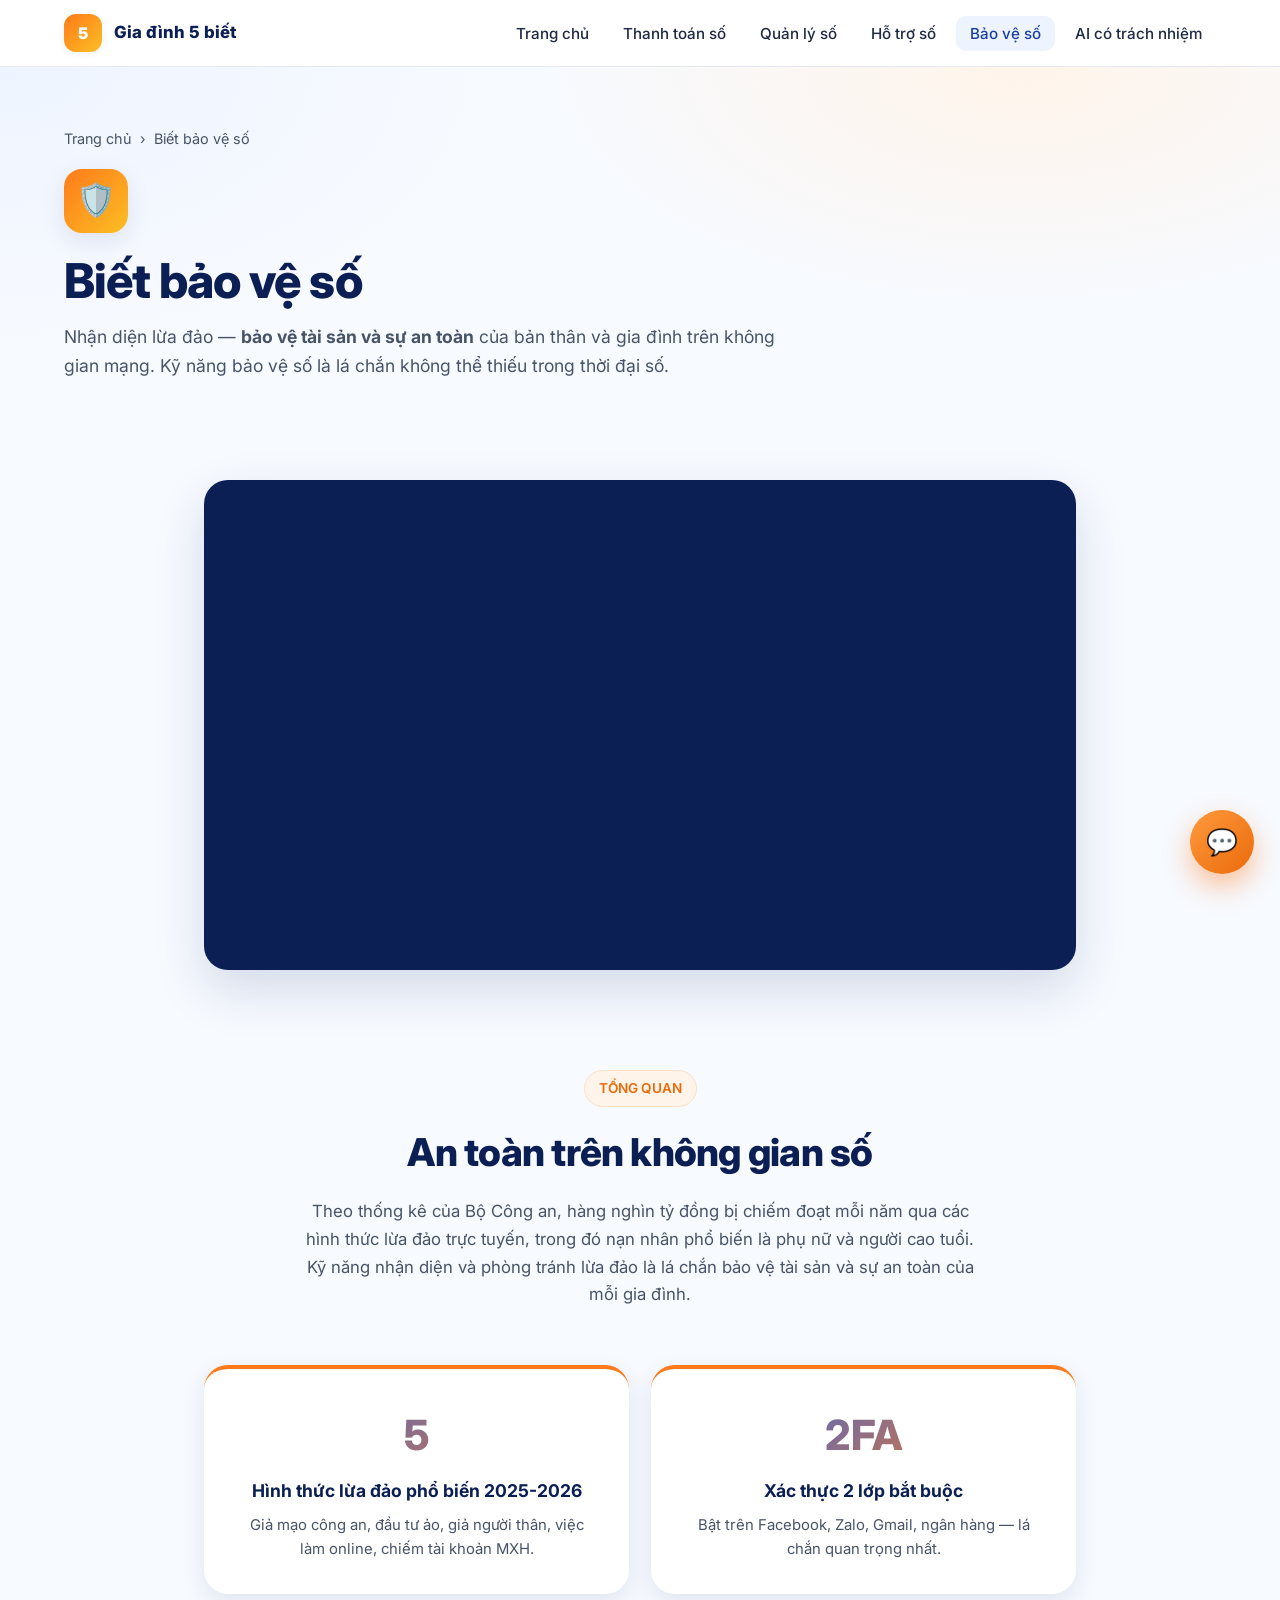
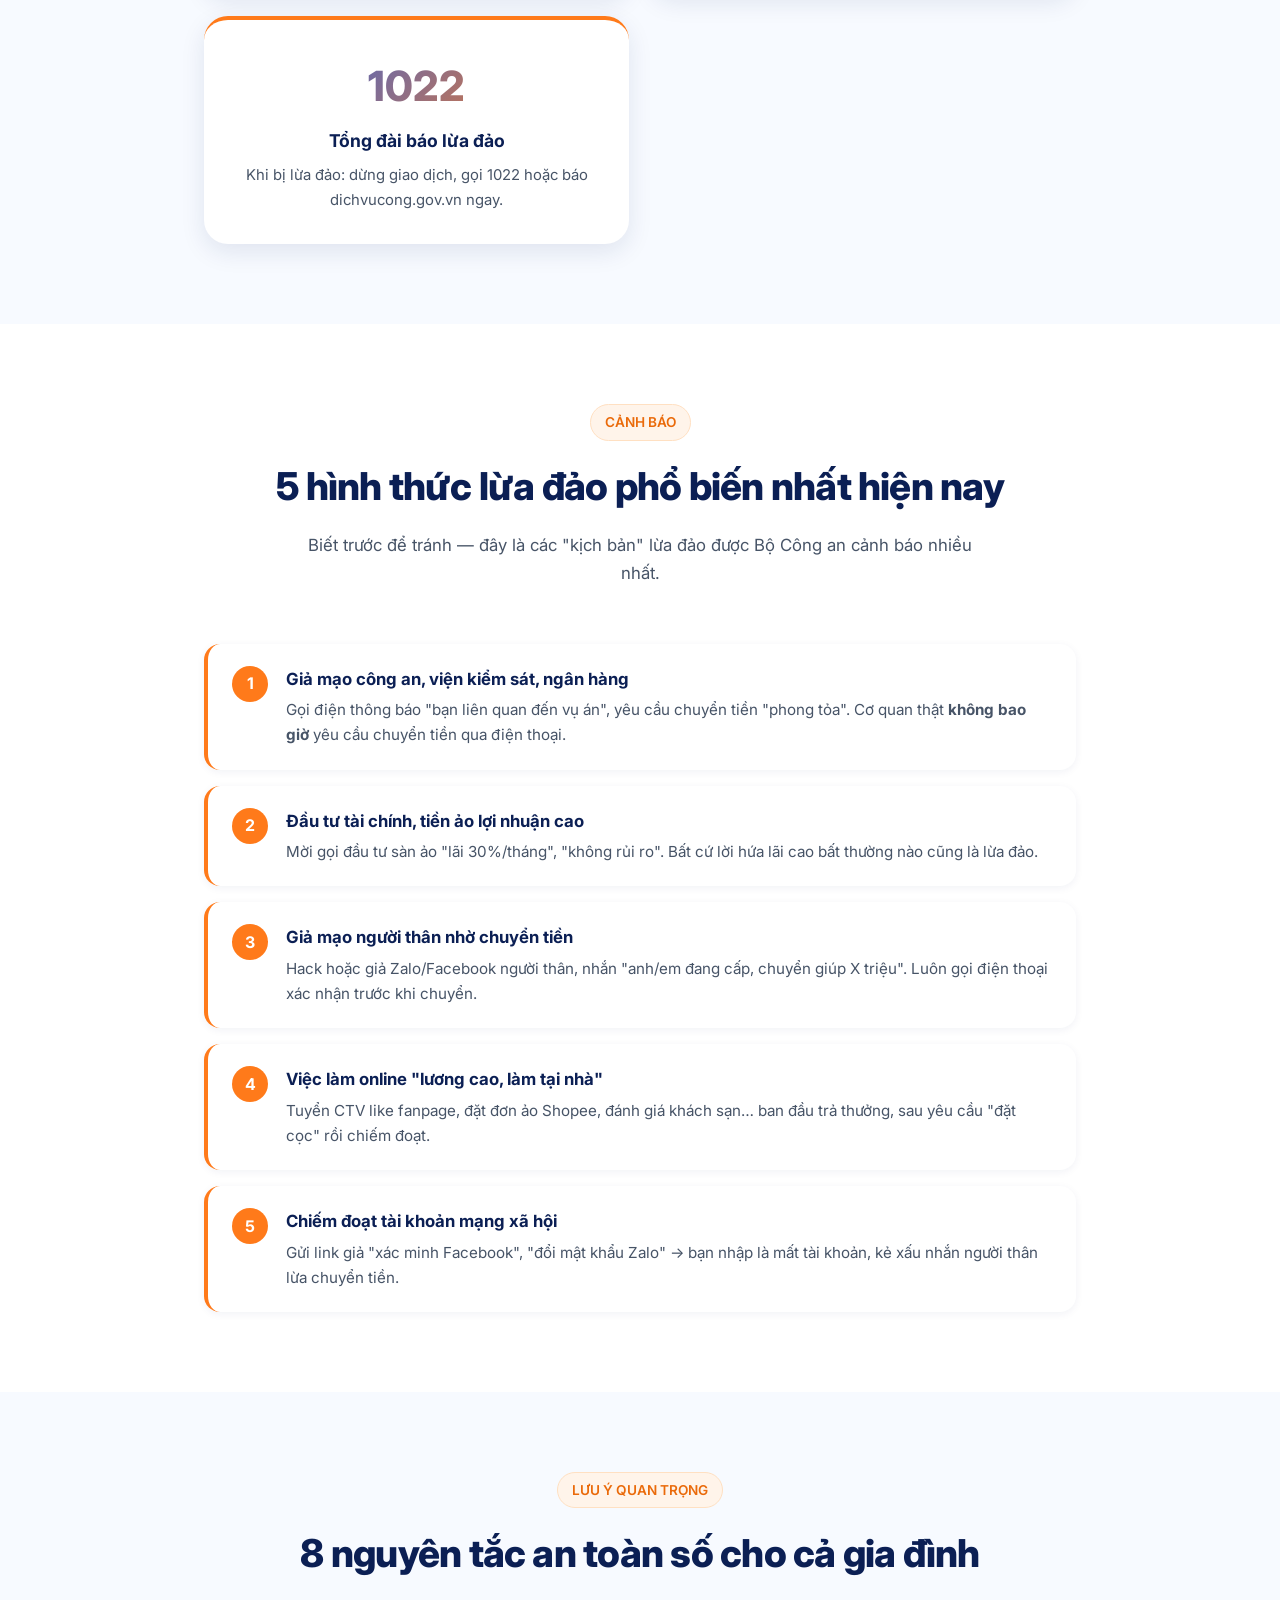
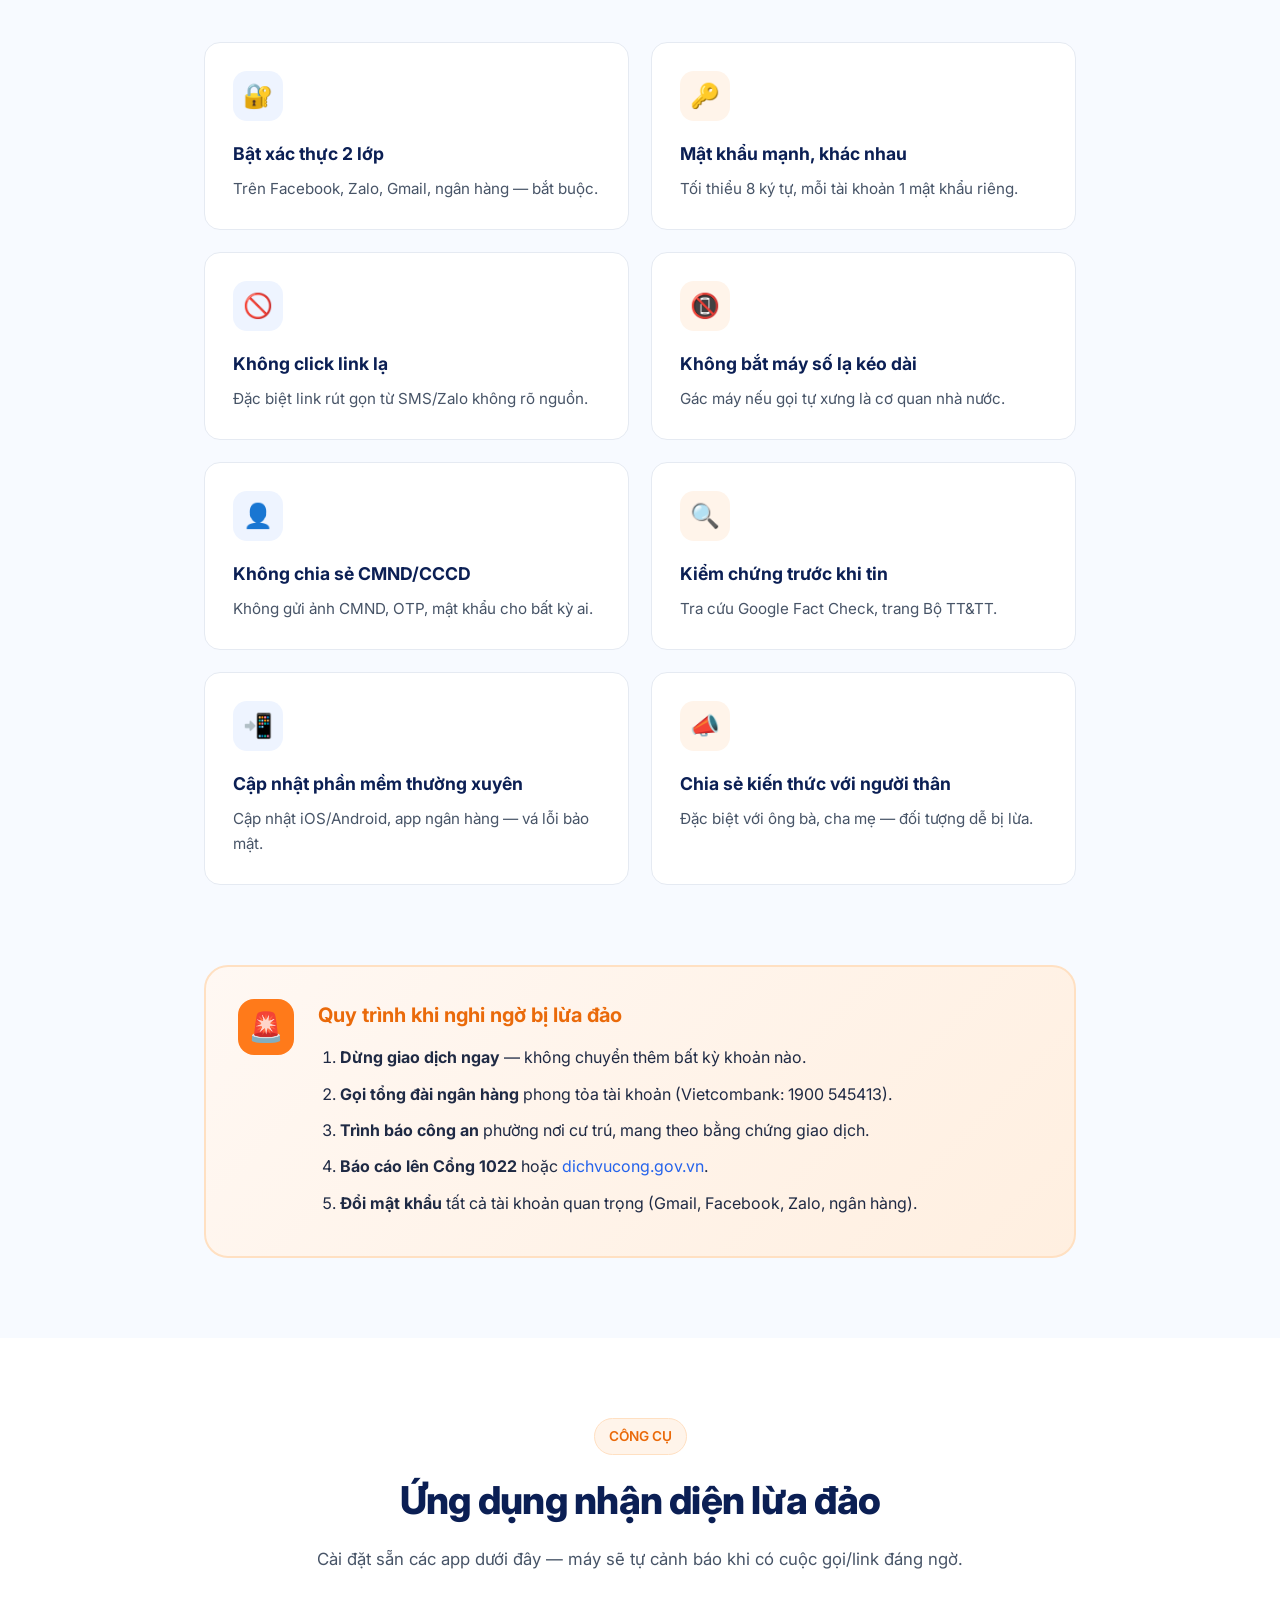
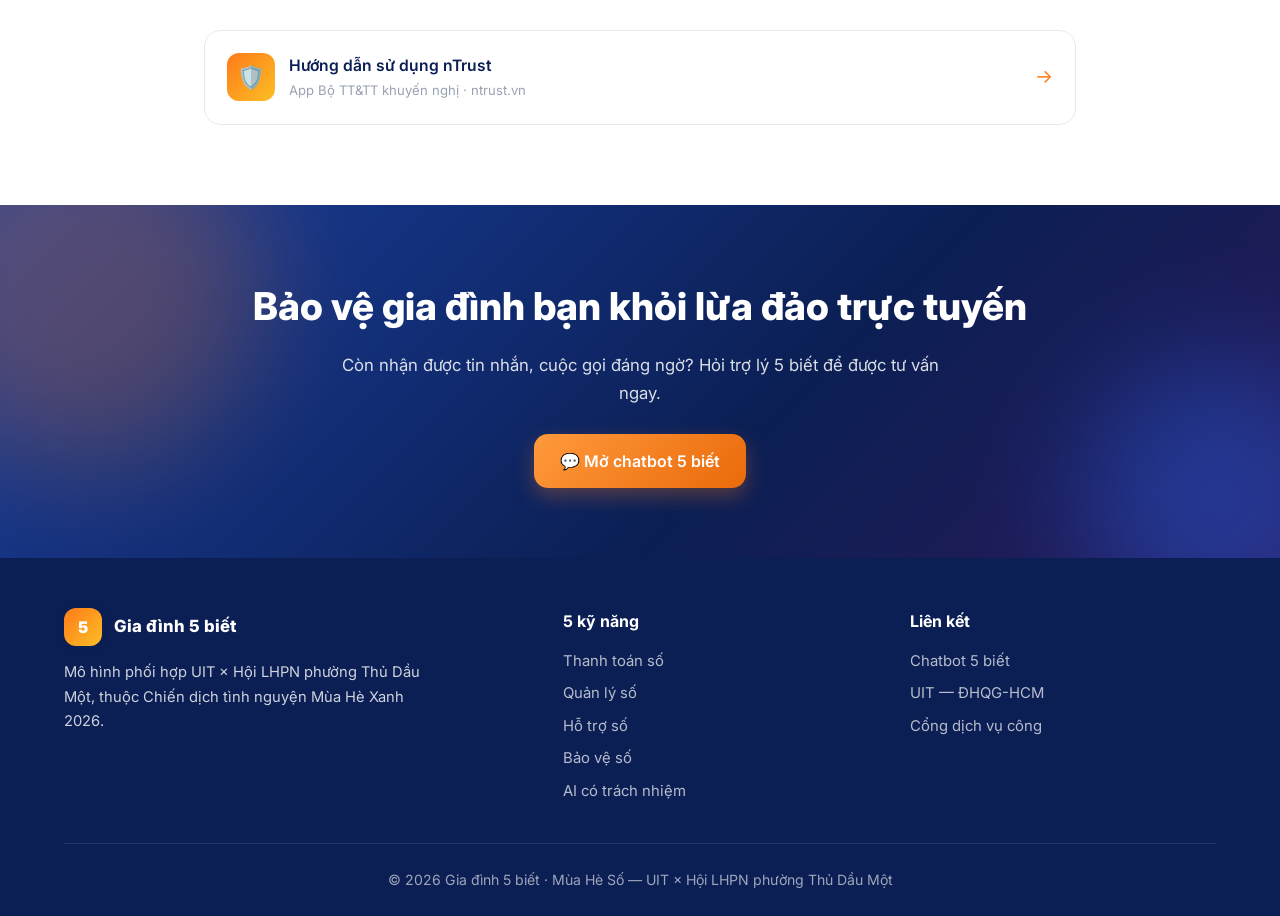
<file: bao-ve-so.html>
<!DOCTYPE html>
<html lang="vi">
<head>
  <meta charset="UTF-8" />
  <meta name="viewport" content="width=device-width, initial-scale=1.0" />
  <title>Biết bảo vệ số — Gia đình 5 biết</title>
  <meta name="description" content="Nhận diện lừa đảo và bảo vệ bản thân, gia đình trên không gian mạng." />
  <link rel="preconnect" href="https://fonts.googleapis.com" />
  <link rel="preconnect" href="https://fonts.gstatic.com" crossorigin />
  <link href="https://fonts.googleapis.com/css2?family=Inter:wght@400;500;600;700;800&display=swap" rel="stylesheet" />
  <link rel="stylesheet" href="css/style.css" />
  <link rel="icon" href="data:image/svg+xml,%3Csvg xmlns='http://www.w3.org/2000/svg' viewBox='0 0 64 64'%3E%3Crect width='64' height='64' rx='14' fill='%232563eb'/%3E%3Ctext x='50%25' y='54%25' dominant-baseline='middle' text-anchor='middle' font-family='Arial' font-weight='800' font-size='28' fill='white'%3E5%3C/text%3E%3C/svg%3E" />
</head>
<body>

  <nav class="navbar">
    <div class="nav-inner">
      <a href="index.html" class="brand"><span class="brand-mark">5</span><span>Gia đình 5 biết</span></a>
      <button class="nav-toggle" aria-label="Mở menu"><span></span><span></span><span></span></button>
      <ul class="nav-links">
        <li><a href="index.html">Trang chủ</a></li>
        <li><a href="thanh-toan-so.html">Thanh toán số</a></li>
        <li><a href="quan-ly-so.html">Quản lý số</a></li>
        <li><a href="ho-tro-so.html">Hỗ trợ số</a></li>
        <li><a href="bao-ve-so.html" class="active">Bảo vệ số</a></li>
        <li><a href="ai-co-trach-nhiem.html">AI có trách nhiệm</a></li>
      </ul>
    </div>
  </nav>

  <header class="page-hero">
    <div class="container">
      <div class="crumbs reveal">
        <a href="index.html">Trang chủ</a> <span>›</span> <span>Biết bảo vệ số</span>
      </div>
      <div class="reveal">
        <span class="page-icon">🛡️</span>
        <h1>Biết bảo vệ số</h1>
        <p class="subtitle">Nhận diện lừa đảo — <strong>bảo vệ tài sản và sự an toàn</strong> của bản thân và gia đình trên không gian mạng. Kỹ năng bảo vệ số là lá chắn không thể thiếu trong thời đại số.</p>
      </div>
    </div>
  </header>

  <section class="video-section">
    <div class="container-sm reveal">
      <div class="video-wrap">
        <iframe src="https://www.youtube.com/embed/Q8CEggp0ljU" title="Biết bảo vệ số" allow="accelerometer; autoplay; clipboard-write; encrypted-media; gyroscope; picture-in-picture; web-share" allowfullscreen loading="lazy"></iframe>
      </div>
    </div>
  </section>

  <section class="section" style="padding-top: 40px;">
    <div class="container-sm">
      <div class="section-head reveal">
        <span class="section-tag">TỔNG QUAN</span>
        <h2 class="section-title">An toàn trên không gian số</h2>
        <p class="section-sub">Theo thống kê của Bộ Công an, hàng nghìn tỷ đồng bị chiếm đoạt mỗi năm qua các hình thức lừa đảo trực tuyến, trong đó nạn nhân phổ biến là phụ nữ và người cao tuổi. Kỹ năng nhận diện và phòng tránh lừa đảo là lá chắn bảo vệ tài sản và sự an toàn của mỗi gia đình.</p>
      </div>

      <div class="content-grid">
        <div class="highlight reveal">
          <div class="num">5</div>
          <h4>Hình thức lừa đảo phổ biến 2025-2026</h4>
          <p>Giả mạo công an, đầu tư ảo, giả người thân, việc làm online, chiếm tài khoản MXH.</p>
        </div>
        <div class="highlight reveal">
          <div class="num">2FA</div>
          <h4>Xác thực 2 lớp bắt buộc</h4>
          <p>Bật trên Facebook, Zalo, Gmail, ngân hàng — lá chắn quan trọng nhất.</p>
        </div>
        <div class="highlight reveal">
          <div class="num">1022</div>
          <h4>Tổng đài báo lừa đảo</h4>
          <p>Khi bị lừa đảo: dừng giao dịch, gọi 1022 hoặc báo dichvucong.gov.vn ngay.</p>
        </div>
      </div>
    </div>
  </section>

  <!-- 5 hình thức lừa đảo -->
  <section class="section" style="background: white;">
    <div class="container-sm">
      <div class="section-head reveal">
        <span class="section-tag">CẢNH BÁO</span>
        <h2 class="section-title">5 hình thức lừa đảo phổ biến nhất hiện nay</h2>
        <p class="section-sub">Biết trước để tránh — đây là các "kịch bản" lừa đảo được Bộ Công an cảnh báo nhiều nhất.</p>
      </div>

      <div class="tips-list">
        <div class="tip-item reveal">
          <div class="tip-num">1</div>
          <div class="tip-content">
            <h4>Giả mạo công an, viện kiểm sát, ngân hàng</h4>
            <p>Gọi điện thông báo "bạn liên quan đến vụ án", yêu cầu chuyển tiền "phong tỏa". Cơ quan thật <strong>không bao giờ</strong> yêu cầu chuyển tiền qua điện thoại.</p>
          </div>
        </div>
        <div class="tip-item reveal">
          <div class="tip-num">2</div>
          <div class="tip-content">
            <h4>Đầu tư tài chính, tiền ảo lợi nhuận cao</h4>
            <p>Mời gọi đầu tư sàn ảo "lãi 30%/tháng", "không rủi ro". Bất cứ lời hứa lãi cao bất thường nào cũng là lừa đảo.</p>
          </div>
        </div>
        <div class="tip-item reveal">
          <div class="tip-num">3</div>
          <div class="tip-content">
            <h4>Giả mạo người thân nhờ chuyển tiền</h4>
            <p>Hack hoặc giả Zalo/Facebook người thân, nhắn "anh/em đang cấp, chuyển giúp X triệu". Luôn gọi điện thoại xác nhận trước khi chuyển.</p>
          </div>
        </div>
        <div class="tip-item reveal">
          <div class="tip-num">4</div>
          <div class="tip-content">
            <h4>Việc làm online "lương cao, làm tại nhà"</h4>
            <p>Tuyển CTV like fanpage, đặt đơn ảo Shopee, đánh giá khách sạn… ban đầu trả thưởng, sau yêu cầu "đặt cọc" rồi chiếm đoạt.</p>
          </div>
        </div>
        <div class="tip-item reveal">
          <div class="tip-num">5</div>
          <div class="tip-content">
            <h4>Chiếm đoạt tài khoản mạng xã hội</h4>
            <p>Gửi link giả "xác minh Facebook", "đổi mật khẩu Zalo" → bạn nhập là mất tài khoản, kẻ xấu nhắn người thân lừa chuyển tiền.</p>
          </div>
        </div>
      </div>
    </div>
  </section>

  <!-- Lưu ý quan trọng -->
  <section class="section">
    <div class="container-sm">
      <div class="section-head reveal">
        <span class="section-tag">LƯU Ý QUAN TRỌNG</span>
        <h2 class="section-title">8 nguyên tắc an toàn số cho cả gia đình</h2>
      </div>

      <div class="content-grid">
        <div class="info-card reveal">
          <div class="ic-icon">🔐</div>
          <h3>Bật xác thực 2 lớp</h3>
          <p>Trên Facebook, Zalo, Gmail, ngân hàng — bắt buộc.</p>
        </div>
        <div class="info-card orange reveal">
          <div class="ic-icon">🔑</div>
          <h3>Mật khẩu mạnh, khác nhau</h3>
          <p>Tối thiểu 8 ký tự, mỗi tài khoản 1 mật khẩu riêng.</p>
        </div>
        <div class="info-card reveal">
          <div class="ic-icon">🚫</div>
          <h3>Không click link lạ</h3>
          <p>Đặc biệt link rút gọn từ SMS/Zalo không rõ nguồn.</p>
        </div>
        <div class="info-card orange reveal">
          <div class="ic-icon">📵</div>
          <h3>Không bắt máy số lạ kéo dài</h3>
          <p>Gác máy nếu gọi tự xưng là cơ quan nhà nước.</p>
        </div>
        <div class="info-card reveal">
          <div class="ic-icon">👤</div>
          <h3>Không chia sẻ CMND/CCCD</h3>
          <p>Không gửi ảnh CMND, OTP, mật khẩu cho bất kỳ ai.</p>
        </div>
        <div class="info-card orange reveal">
          <div class="ic-icon">🔍</div>
          <h3>Kiểm chứng trước khi tin</h3>
          <p>Tra cứu Google Fact Check, trang Bộ TT&TT.</p>
        </div>
        <div class="info-card reveal">
          <div class="ic-icon">📲</div>
          <h3>Cập nhật phần mềm thường xuyên</h3>
          <p>Cập nhật iOS/Android, app ngân hàng — vá lỗi bảo mật.</p>
        </div>
        <div class="info-card orange reveal">
          <div class="ic-icon">📣</div>
          <h3>Chia sẻ kiến thức với người thân</h3>
          <p>Đặc biệt với ông bà, cha mẹ — đối tượng dễ bị lừa.</p>
        </div>
      </div>
    </div>
  </section>

  <!-- Quy trình khi bị lừa -->
  <section class="section" style="padding-top: 0;">
    <div class="container-sm">
      <div class="alert-box reveal">
        <div class="a-icon">🚨</div>
        <div>
          <h3>Quy trình khi nghi ngờ bị lừa đảo</h3>
          <ol style="padding-left: 22px; color: var(--gray-800); line-height: 1.9;">
            <li><strong>Dừng giao dịch ngay</strong> — không chuyển thêm bất kỳ khoản nào.</li>
            <li><strong>Gọi tổng đài ngân hàng</strong> phong tỏa tài khoản (Vietcombank: 1900 545413).</li>
            <li><strong>Trình báo công an</strong> phường nơi cư trú, mang theo bằng chứng giao dịch.</li>
            <li><strong>Báo cáo lên Cổng 1022</strong> hoặc <a href="https://dichvucong.gov.vn" target="_blank" rel="noopener">dichvucong.gov.vn</a>.</li>
            <li><strong>Đổi mật khẩu</strong> tất cả tài khoản quan trọng (Gmail, Facebook, Zalo, ngân hàng).</li>
          </ol>
        </div>
      </div>
    </div>
  </section>

  <!-- Resources -->
  <section class="section" style="background: white;">
    <div class="container-sm">
      <div class="section-head reveal">
        <span class="section-tag">CÔNG CỤ</span>
        <h2 class="section-title">Ứng dụng nhận diện lừa đảo</h2>
        <p class="section-sub">Cài đặt sẵn các app dưới đây — máy sẽ tự cảnh báo khi có cuộc gọi/link đáng ngờ.</p>
      </div>

      <div class="resource-grid">
        <a href="https://ntrust.vn/huong-dan-su-dung" target="_blank" rel="noopener" class="resource-card reveal">
          <div class="resource-icon">🛡️</div>
          <div>
            <h4>Hướng dẫn sử dụng nTrust</h4>
            <div class="meta">App Bộ TT&TT khuyến nghị · ntrust.vn</div>
          </div>
          <span class="arrow">→</span>
        </a>
      </div>
    </div>
  </section>

  <section class="cta-band">
    <div class="container">
      <h2>Bảo vệ gia đình bạn khỏi lừa đảo trực tuyến</h2>
      <p>Còn nhận được tin nhắn, cuộc gọi đáng ngờ? Hỏi trợ lý 5 biết để được tư vấn ngay.</p>
      <a href="https://notebooklm.google.com/notebook/f2b0e51a-96fa-4090-842e-15bad8f90f26/preview" target="_blank" rel="noopener" class="btn btn-orange">💬 Mở chatbot 5 biết</a>
    </div>
  </section>

  <footer class="footer">
    <div class="container">
      <div class="footer-grid">
        <div>
          <div class="brand" style="margin-bottom: 14px;"><span class="brand-mark">5</span><span>Gia đình 5 biết</span></div>
          <p style="font-size: 0.92rem; max-width: 360px;">Mô hình phối hợp UIT × Hội LHPN phường Thủ Dầu Một, thuộc Chiến dịch tình nguyện Mùa Hè Xanh 2026.</p>
        </div>
        <div>
          <h4>5 kỹ năng</h4>
          <ul>
            <li><a href="thanh-toan-so.html">Thanh toán số</a></li>
            <li><a href="quan-ly-so.html">Quản lý số</a></li>
            <li><a href="ho-tro-so.html">Hỗ trợ số</a></li>
            <li><a href="bao-ve-so.html">Bảo vệ số</a></li>
            <li><a href="ai-co-trach-nhiem.html">AI có trách nhiệm</a></li>
          </ul>
        </div>
        <div>
          <h4>Liên kết</h4>
          <ul>
            <li><a href="https://notebooklm.google.com/notebook/f2b0e51a-96fa-4090-842e-15bad8f90f26/preview" target="_blank" rel="noopener">Chatbot 5 biết</a></li>
            <li><a href="https://uit.edu.vn" target="_blank" rel="noopener">UIT — ĐHQG-HCM</a></li>
            <li><a href="https://dichvucong.gov.vn" target="_blank" rel="noopener">Cổng dịch vụ công</a></li>
          </ul>
        </div>
      </div>
      <div class="footer-bottom">© 2026 Gia đình 5 biết · Mùa Hè Số — UIT × Hội LHPN phường Thủ Dầu Một</div>
    </div>
  </footer>

  <a href="https://notebooklm.google.com/notebook/f2b0e51a-96fa-4090-842e-15bad8f90f26/preview" target="_blank" rel="noopener" class="chat-fab" aria-label="Mở chatbot Gia đình 5 biết">
    <span class="tag">Chat với trợ lý 5 biết</span>💬
  </a>

  <script src="js/main.js"></script>
</body>
</html>
</file>
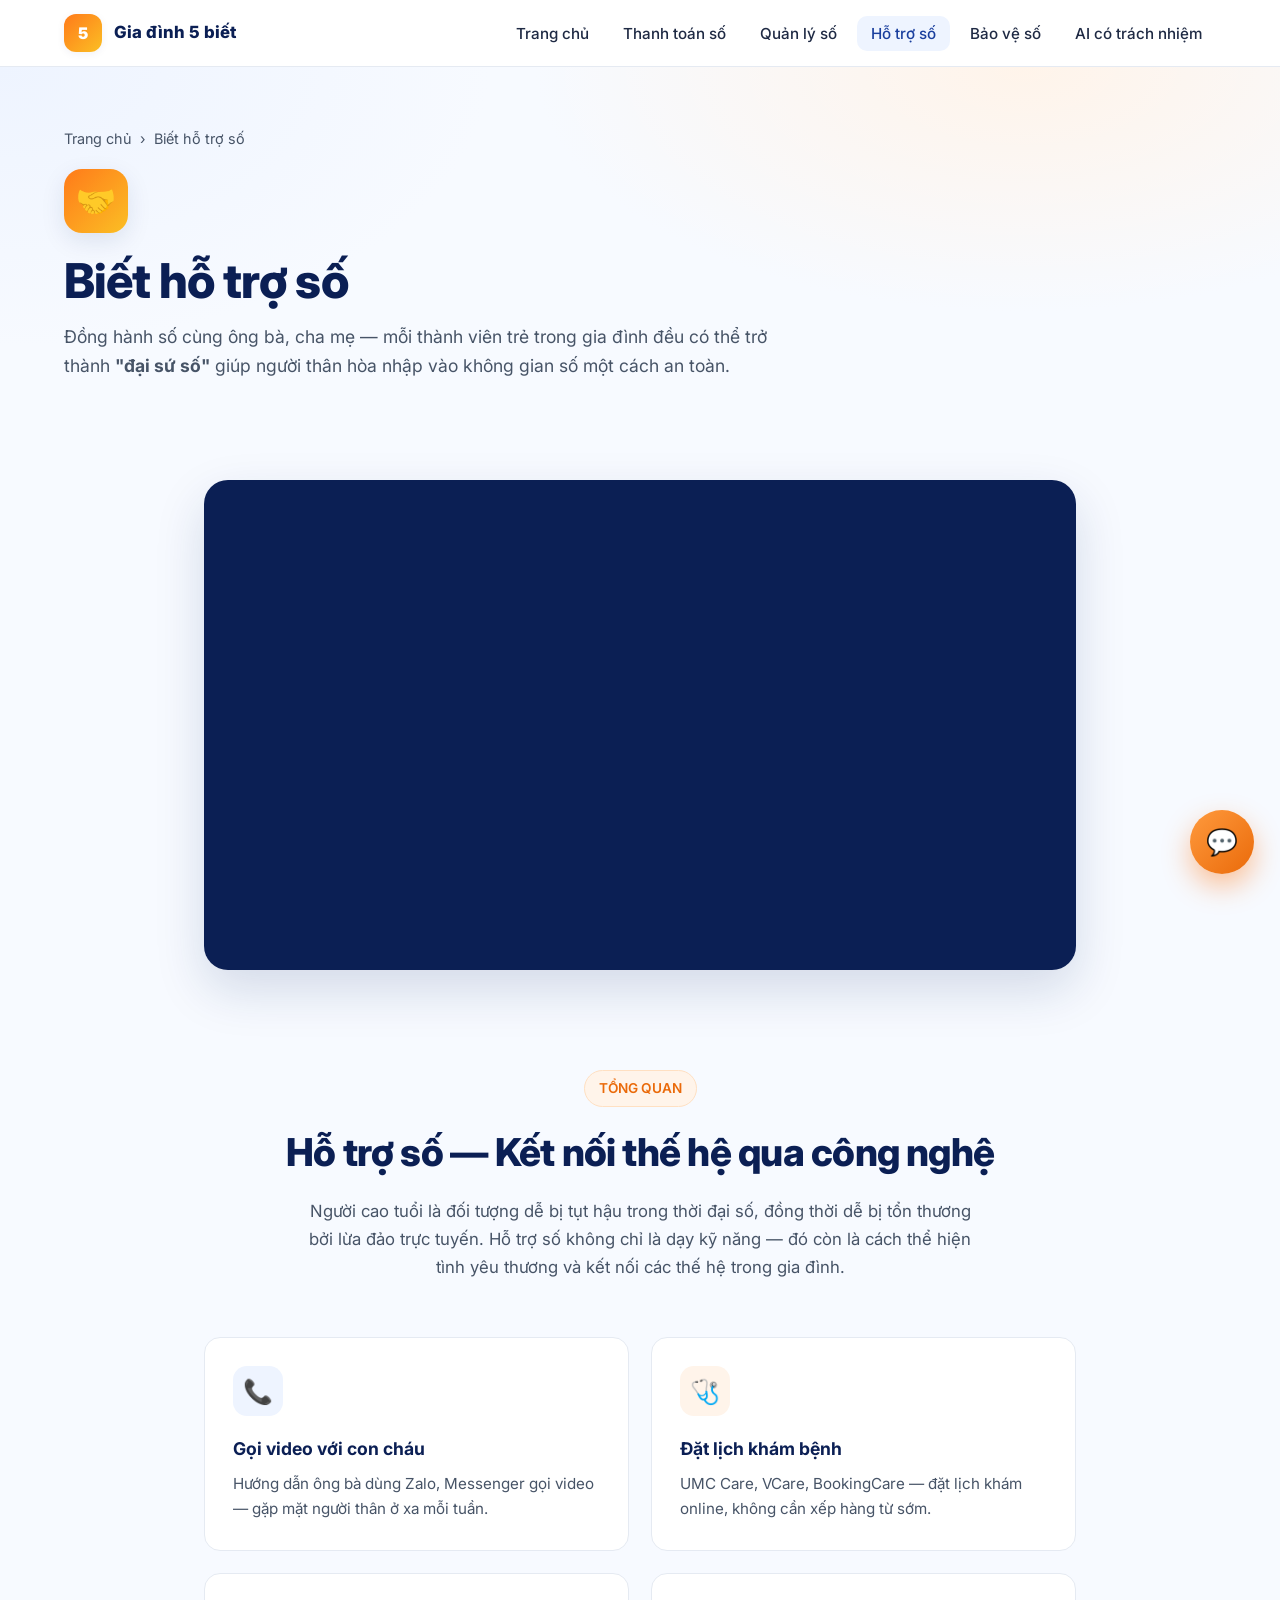
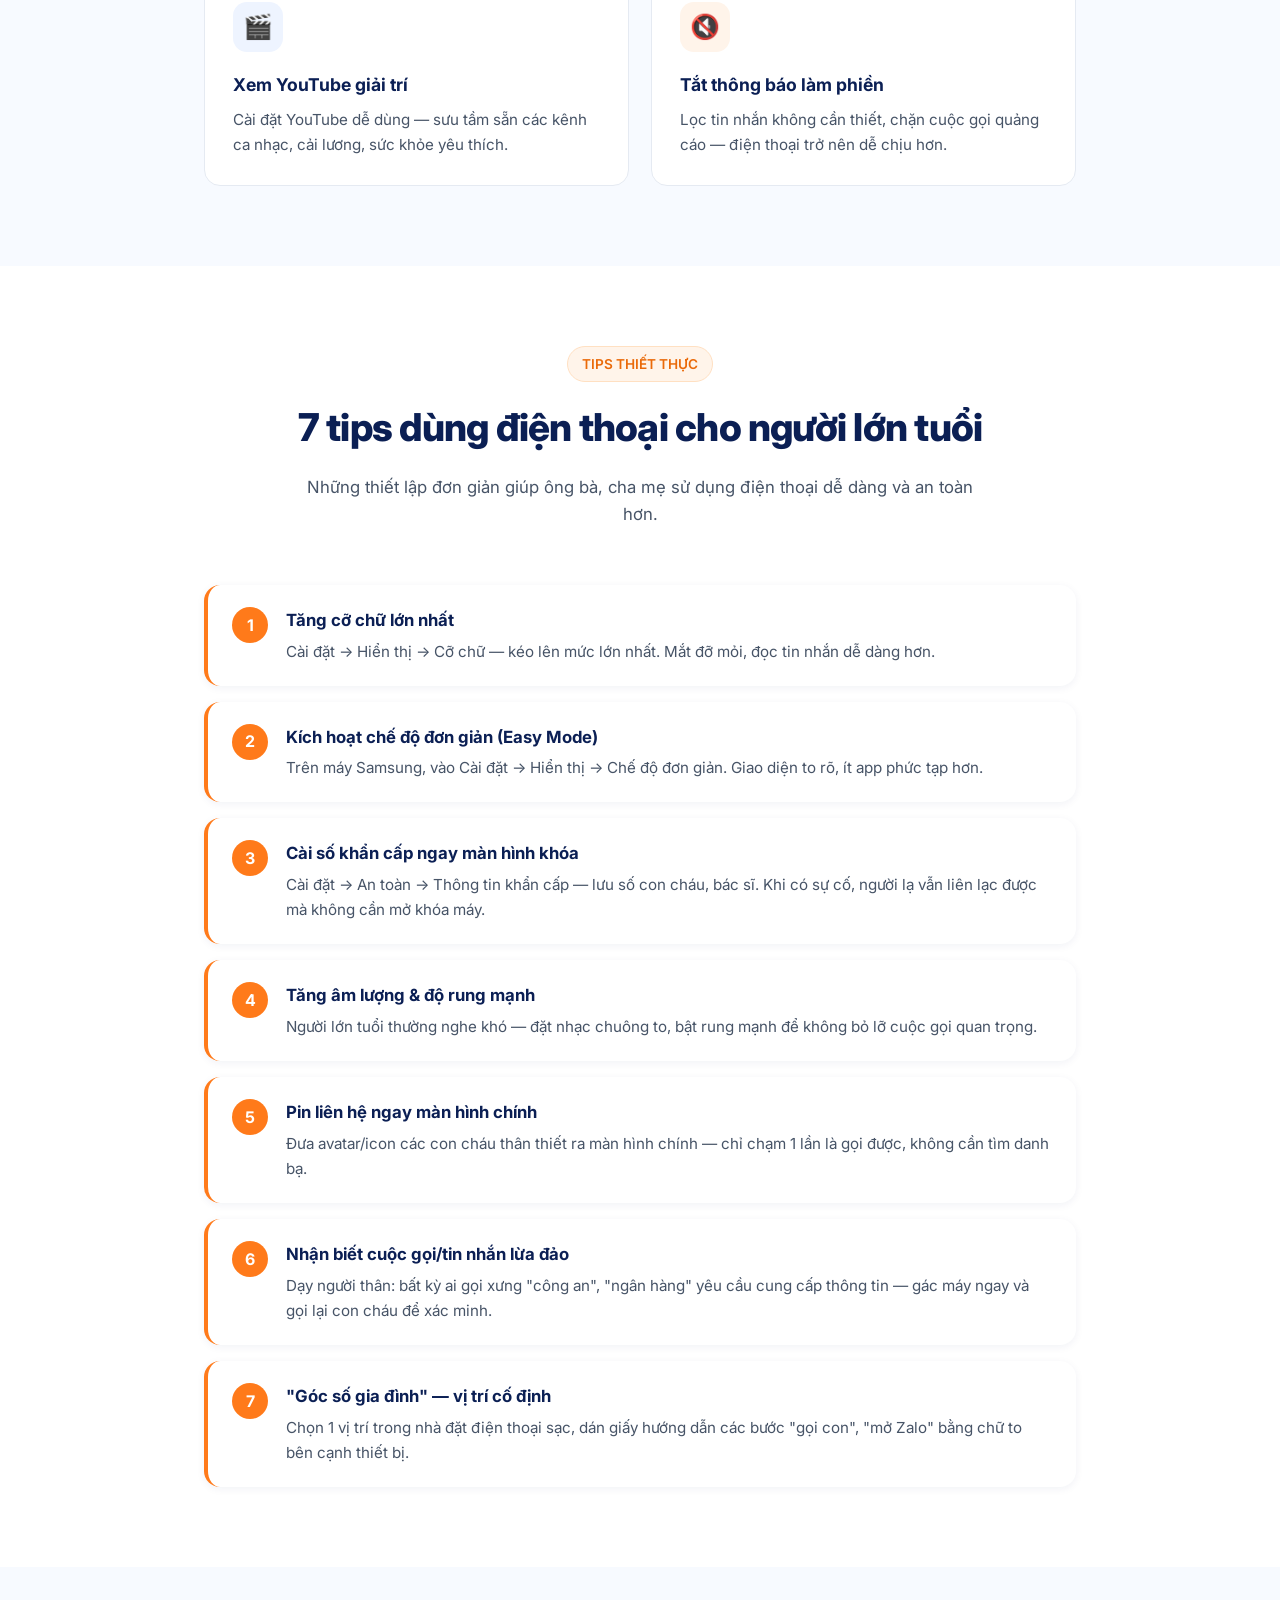
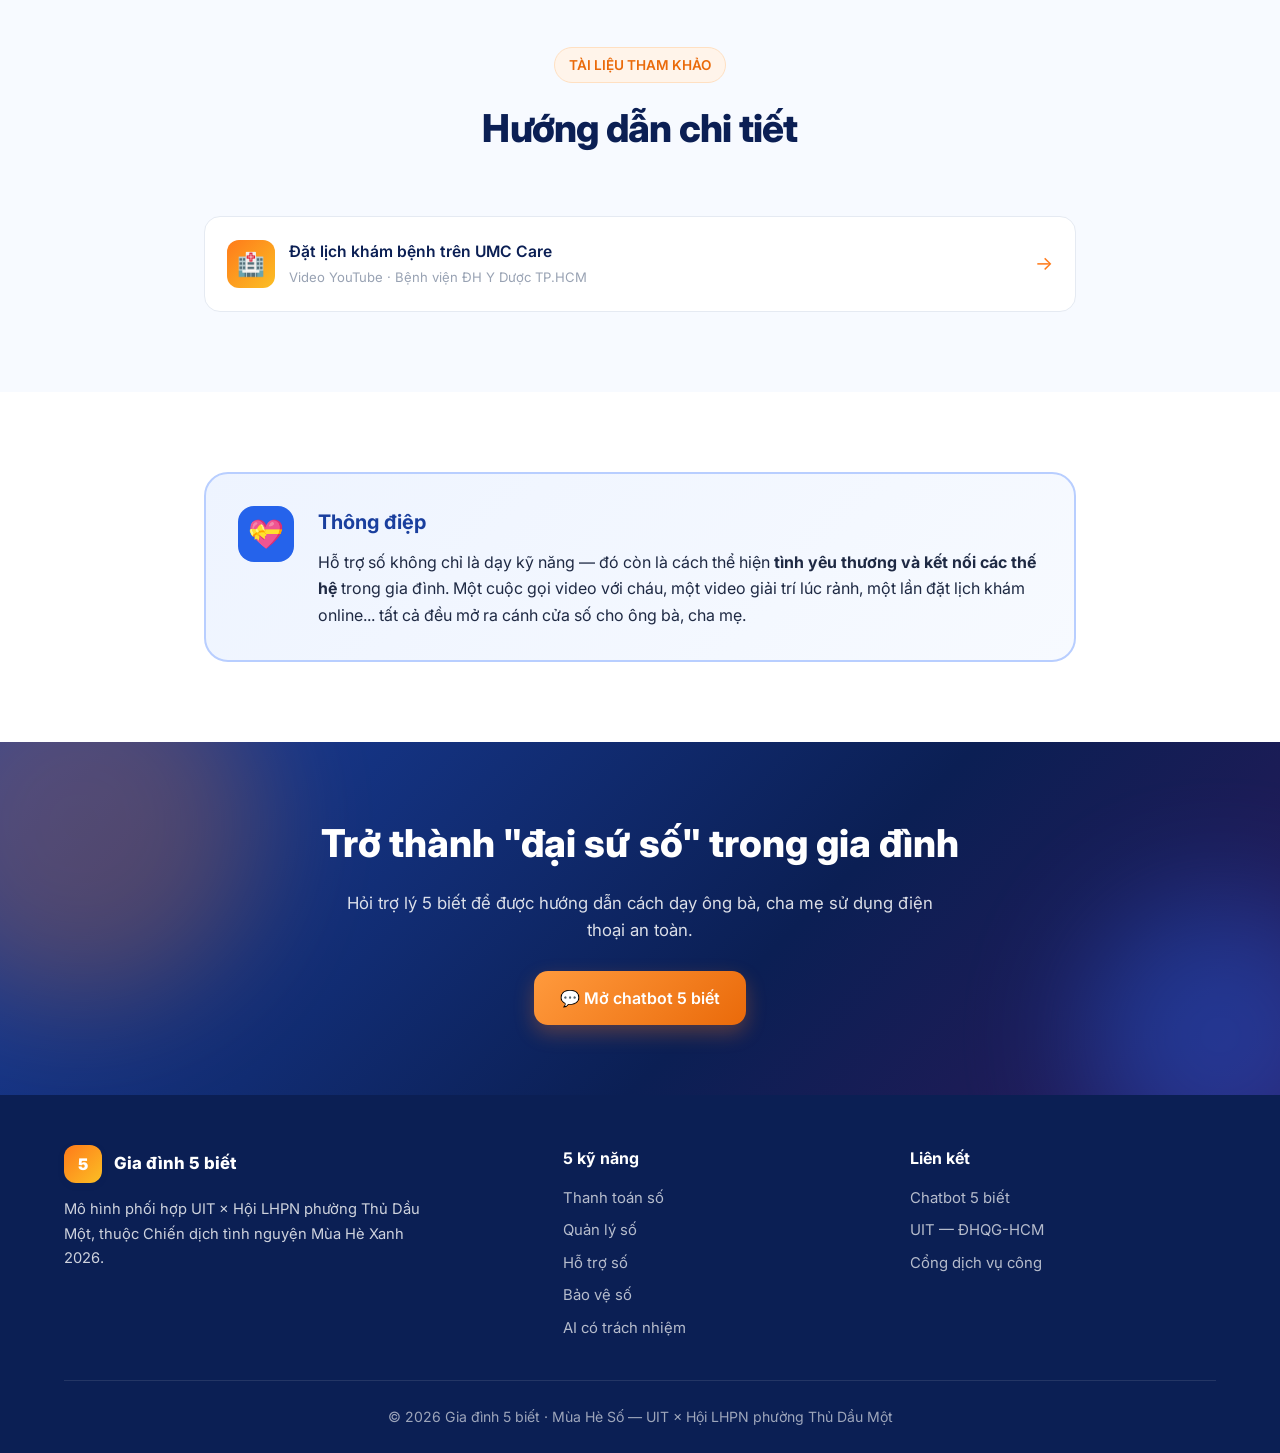
<file: ho-tro-so.html>
<!DOCTYPE html>
<html lang="vi">
<head>
  <meta charset="UTF-8" />
  <meta name="viewport" content="width=device-width, initial-scale=1.0" />
  <title>Biết hỗ trợ số — Gia đình 5 biết</title>
  <meta name="description" content="Đồng hành số cùng ông bà, cha mẹ — kết nối thế hệ qua công nghệ." />
  <link rel="preconnect" href="https://fonts.googleapis.com" />
  <link rel="preconnect" href="https://fonts.gstatic.com" crossorigin />
  <link href="https://fonts.googleapis.com/css2?family=Inter:wght@400;500;600;700;800&display=swap" rel="stylesheet" />
  <link rel="stylesheet" href="css/style.css" />
  <link rel="icon" href="data:image/svg+xml,%3Csvg xmlns='http://www.w3.org/2000/svg' viewBox='0 0 64 64'%3E%3Crect width='64' height='64' rx='14' fill='%232563eb'/%3E%3Ctext x='50%25' y='54%25' dominant-baseline='middle' text-anchor='middle' font-family='Arial' font-weight='800' font-size='28' fill='white'%3E5%3C/text%3E%3C/svg%3E" />
</head>
<body>

  <nav class="navbar">
    <div class="nav-inner">
      <a href="index.html" class="brand"><span class="brand-mark">5</span><span>Gia đình 5 biết</span></a>
      <button class="nav-toggle" aria-label="Mở menu"><span></span><span></span><span></span></button>
      <ul class="nav-links">
        <li><a href="index.html">Trang chủ</a></li>
        <li><a href="thanh-toan-so.html">Thanh toán số</a></li>
        <li><a href="quan-ly-so.html">Quản lý số</a></li>
        <li><a href="ho-tro-so.html" class="active">Hỗ trợ số</a></li>
        <li><a href="bao-ve-so.html">Bảo vệ số</a></li>
        <li><a href="ai-co-trach-nhiem.html">AI có trách nhiệm</a></li>
      </ul>
    </div>
  </nav>

  <header class="page-hero">
    <div class="container">
      <div class="crumbs reveal">
        <a href="index.html">Trang chủ</a> <span>›</span> <span>Biết hỗ trợ số</span>
      </div>
      <div class="reveal">
        <span class="page-icon">🤝</span>
        <h1>Biết hỗ trợ số</h1>
        <p class="subtitle">Đồng hành số cùng ông bà, cha mẹ — mỗi thành viên trẻ trong gia đình đều có thể trở thành <strong>"đại sứ số"</strong> giúp người thân hòa nhập vào không gian số một cách an toàn.</p>
      </div>
    </div>
  </header>

  <section class="video-section">
    <div class="container-sm reveal">
      <div class="video-wrap">
        <iframe src="https://www.youtube.com/embed/gJM3sORU2_o" title="Biết hỗ trợ số" allow="accelerometer; autoplay; clipboard-write; encrypted-media; gyroscope; picture-in-picture; web-share" allowfullscreen loading="lazy"></iframe>
      </div>
    </div>
  </section>

  <section class="section" style="padding-top: 40px;">
    <div class="container-sm">
      <div class="section-head reveal">
        <span class="section-tag">TỔNG QUAN</span>
        <h2 class="section-title">Hỗ trợ số — Kết nối thế hệ qua công nghệ</h2>
        <p class="section-sub">Người cao tuổi là đối tượng dễ bị tụt hậu trong thời đại số, đồng thời dễ bị tổn thương bởi lừa đảo trực tuyến. Hỗ trợ số không chỉ là dạy kỹ năng — đó còn là cách thể hiện tình yêu thương và kết nối các thế hệ trong gia đình.</p>
      </div>

      <div class="content-grid">
        <div class="info-card reveal">
          <div class="ic-icon">📞</div>
          <h3>Gọi video với con cháu</h3>
          <p>Hướng dẫn ông bà dùng Zalo, Messenger gọi video — gặp mặt người thân ở xa mỗi tuần.</p>
        </div>
        <div class="info-card orange reveal">
          <div class="ic-icon">🩺</div>
          <h3>Đặt lịch khám bệnh</h3>
          <p>UMC Care, VCare, BookingCare — đặt lịch khám online, không cần xếp hàng từ sớm.</p>
        </div>
        <div class="info-card reveal">
          <div class="ic-icon">🎬</div>
          <h3>Xem YouTube giải trí</h3>
          <p>Cài đặt YouTube dễ dùng — sưu tầm sẵn các kênh ca nhạc, cải lương, sức khỏe yêu thích.</p>
        </div>
        <div class="info-card orange reveal">
          <div class="ic-icon">🔇</div>
          <h3>Tắt thông báo làm phiền</h3>
          <p>Lọc tin nhắn không cần thiết, chặn cuộc gọi quảng cáo — điện thoại trở nên dễ chịu hơn.</p>
        </div>
      </div>
    </div>
  </section>

  <!-- Tips cho người lớn tuổi -->
  <section class="section" style="background: white;">
    <div class="container-sm">
      <div class="section-head reveal">
        <span class="section-tag">TIPS THIẾT THỰC</span>
        <h2 class="section-title">7 tips dùng điện thoại cho người lớn tuổi</h2>
        <p class="section-sub">Những thiết lập đơn giản giúp ông bà, cha mẹ sử dụng điện thoại dễ dàng và an toàn hơn.</p>
      </div>

      <div class="tips-list">
        <div class="tip-item reveal">
          <div class="tip-num">1</div>
          <div class="tip-content">
            <h4>Tăng cỡ chữ lớn nhất</h4>
            <p>Cài đặt → Hiển thị → Cỡ chữ — kéo lên mức lớn nhất. Mắt đỡ mỏi, đọc tin nhắn dễ dàng hơn.</p>
          </div>
        </div>
        <div class="tip-item reveal">
          <div class="tip-num">2</div>
          <div class="tip-content">
            <h4>Kích hoạt chế độ đơn giản (Easy Mode)</h4>
            <p>Trên máy Samsung, vào Cài đặt → Hiển thị → Chế độ đơn giản. Giao diện to rõ, ít app phức tạp hơn.</p>
          </div>
        </div>
        <div class="tip-item reveal">
          <div class="tip-num">3</div>
          <div class="tip-content">
            <h4>Cài số khẩn cấp ngay màn hình khóa</h4>
            <p>Cài đặt → An toàn → Thông tin khẩn cấp — lưu số con cháu, bác sĩ. Khi có sự cố, người lạ vẫn liên lạc được mà không cần mở khóa máy.</p>
          </div>
        </div>
        <div class="tip-item reveal">
          <div class="tip-num">4</div>
          <div class="tip-content">
            <h4>Tăng âm lượng & độ rung mạnh</h4>
            <p>Người lớn tuổi thường nghe khó — đặt nhạc chuông to, bật rung mạnh để không bỏ lỡ cuộc gọi quan trọng.</p>
          </div>
        </div>
        <div class="tip-item reveal">
          <div class="tip-num">5</div>
          <div class="tip-content">
            <h4>Pin liên hệ ngay màn hình chính</h4>
            <p>Đưa avatar/icon các con cháu thân thiết ra màn hình chính — chỉ chạm 1 lần là gọi được, không cần tìm danh bạ.</p>
          </div>
        </div>
        <div class="tip-item reveal">
          <div class="tip-num">6</div>
          <div class="tip-content">
            <h4>Nhận biết cuộc gọi/tin nhắn lừa đảo</h4>
            <p>Dạy người thân: bất kỳ ai gọi xưng "công an", "ngân hàng" yêu cầu cung cấp thông tin — gác máy ngay và gọi lại con cháu để xác minh.</p>
          </div>
        </div>
        <div class="tip-item reveal">
          <div class="tip-num">7</div>
          <div class="tip-content">
            <h4>"Góc số gia đình" — vị trí cố định</h4>
            <p>Chọn 1 vị trí trong nhà đặt điện thoại sạc, dán giấy hướng dẫn các bước "gọi con", "mở Zalo" bằng chữ to bên cạnh thiết bị.</p>
          </div>
        </div>
      </div>
    </div>
  </section>

  <!-- Resource -->
  <section class="section">
    <div class="container-sm">
      <div class="section-head reveal">
        <span class="section-tag">TÀI LIỆU THAM KHẢO</span>
        <h2 class="section-title">Hướng dẫn chi tiết</h2>
      </div>

      <div class="resource-grid">
        <a href="https://www.youtube.com/watch?v=9_JHa5xA12M" target="_blank" rel="noopener" class="resource-card reveal">
          <div class="resource-icon">🏥</div>
          <div>
            <h4>Đặt lịch khám bệnh trên UMC Care</h4>
            <div class="meta">Video YouTube · Bệnh viện ĐH Y Dược TP.HCM</div>
          </div>
          <span class="arrow">→</span>
        </a>
      </div>
    </div>
  </section>

  <!-- Message -->
  <section class="section" style="background: white;">
    <div class="container-sm">
      <div class="alert-box reveal" style="background: linear-gradient(135deg, #eef4ff, #f7faff); border-color: var(--blue-200);">
        <div class="a-icon" style="background: var(--blue-500);">💝</div>
        <div>
          <h3 style="color: var(--blue-700);">Thông điệp</h3>
          <p style="color: var(--gray-800); margin-bottom: 0;">Hỗ trợ số không chỉ là dạy kỹ năng — đó còn là cách thể hiện <strong>tình yêu thương và kết nối các thế hệ</strong> trong gia đình. Một cuộc gọi video với cháu, một video giải trí lúc rảnh, một lần đặt lịch khám online... tất cả đều mở ra cánh cửa số cho ông bà, cha mẹ.</p>
        </div>
      </div>
    </div>
  </section>

  <section class="cta-band">
    <div class="container">
      <h2>Trở thành "đại sứ số" trong gia đình</h2>
      <p>Hỏi trợ lý 5 biết để được hướng dẫn cách dạy ông bà, cha mẹ sử dụng điện thoại an toàn.</p>
      <a href="https://notebooklm.google.com/notebook/f2b0e51a-96fa-4090-842e-15bad8f90f26/preview" target="_blank" rel="noopener" class="btn btn-orange">💬 Mở chatbot 5 biết</a>
    </div>
  </section>

  <footer class="footer">
    <div class="container">
      <div class="footer-grid">
        <div>
          <div class="brand" style="margin-bottom: 14px;"><span class="brand-mark">5</span><span>Gia đình 5 biết</span></div>
          <p style="font-size: 0.92rem; max-width: 360px;">Mô hình phối hợp UIT × Hội LHPN phường Thủ Dầu Một, thuộc Chiến dịch tình nguyện Mùa Hè Xanh 2026.</p>
        </div>
        <div>
          <h4>5 kỹ năng</h4>
          <ul>
            <li><a href="thanh-toan-so.html">Thanh toán số</a></li>
            <li><a href="quan-ly-so.html">Quản lý số</a></li>
            <li><a href="ho-tro-so.html">Hỗ trợ số</a></li>
            <li><a href="bao-ve-so.html">Bảo vệ số</a></li>
            <li><a href="ai-co-trach-nhiem.html">AI có trách nhiệm</a></li>
          </ul>
        </div>
        <div>
          <h4>Liên kết</h4>
          <ul>
            <li><a href="https://notebooklm.google.com/notebook/f2b0e51a-96fa-4090-842e-15bad8f90f26/preview" target="_blank" rel="noopener">Chatbot 5 biết</a></li>
            <li><a href="https://uit.edu.vn" target="_blank" rel="noopener">UIT — ĐHQG-HCM</a></li>
            <li><a href="https://dichvucong.gov.vn" target="_blank" rel="noopener">Cổng dịch vụ công</a></li>
          </ul>
        </div>
      </div>
      <div class="footer-bottom">© 2026 Gia đình 5 biết · Mùa Hè Số — UIT × Hội LHPN phường Thủ Dầu Một</div>
    </div>
  </footer>

  <a href="https://notebooklm.google.com/notebook/f2b0e51a-96fa-4090-842e-15bad8f90f26/preview" target="_blank" rel="noopener" class="chat-fab" aria-label="Mở chatbot Gia đình 5 biết">
    <span class="tag">Chat với trợ lý 5 biết</span>💬
  </a>

  <script src="js/main.js"></script>
</body>
</html>
</file>
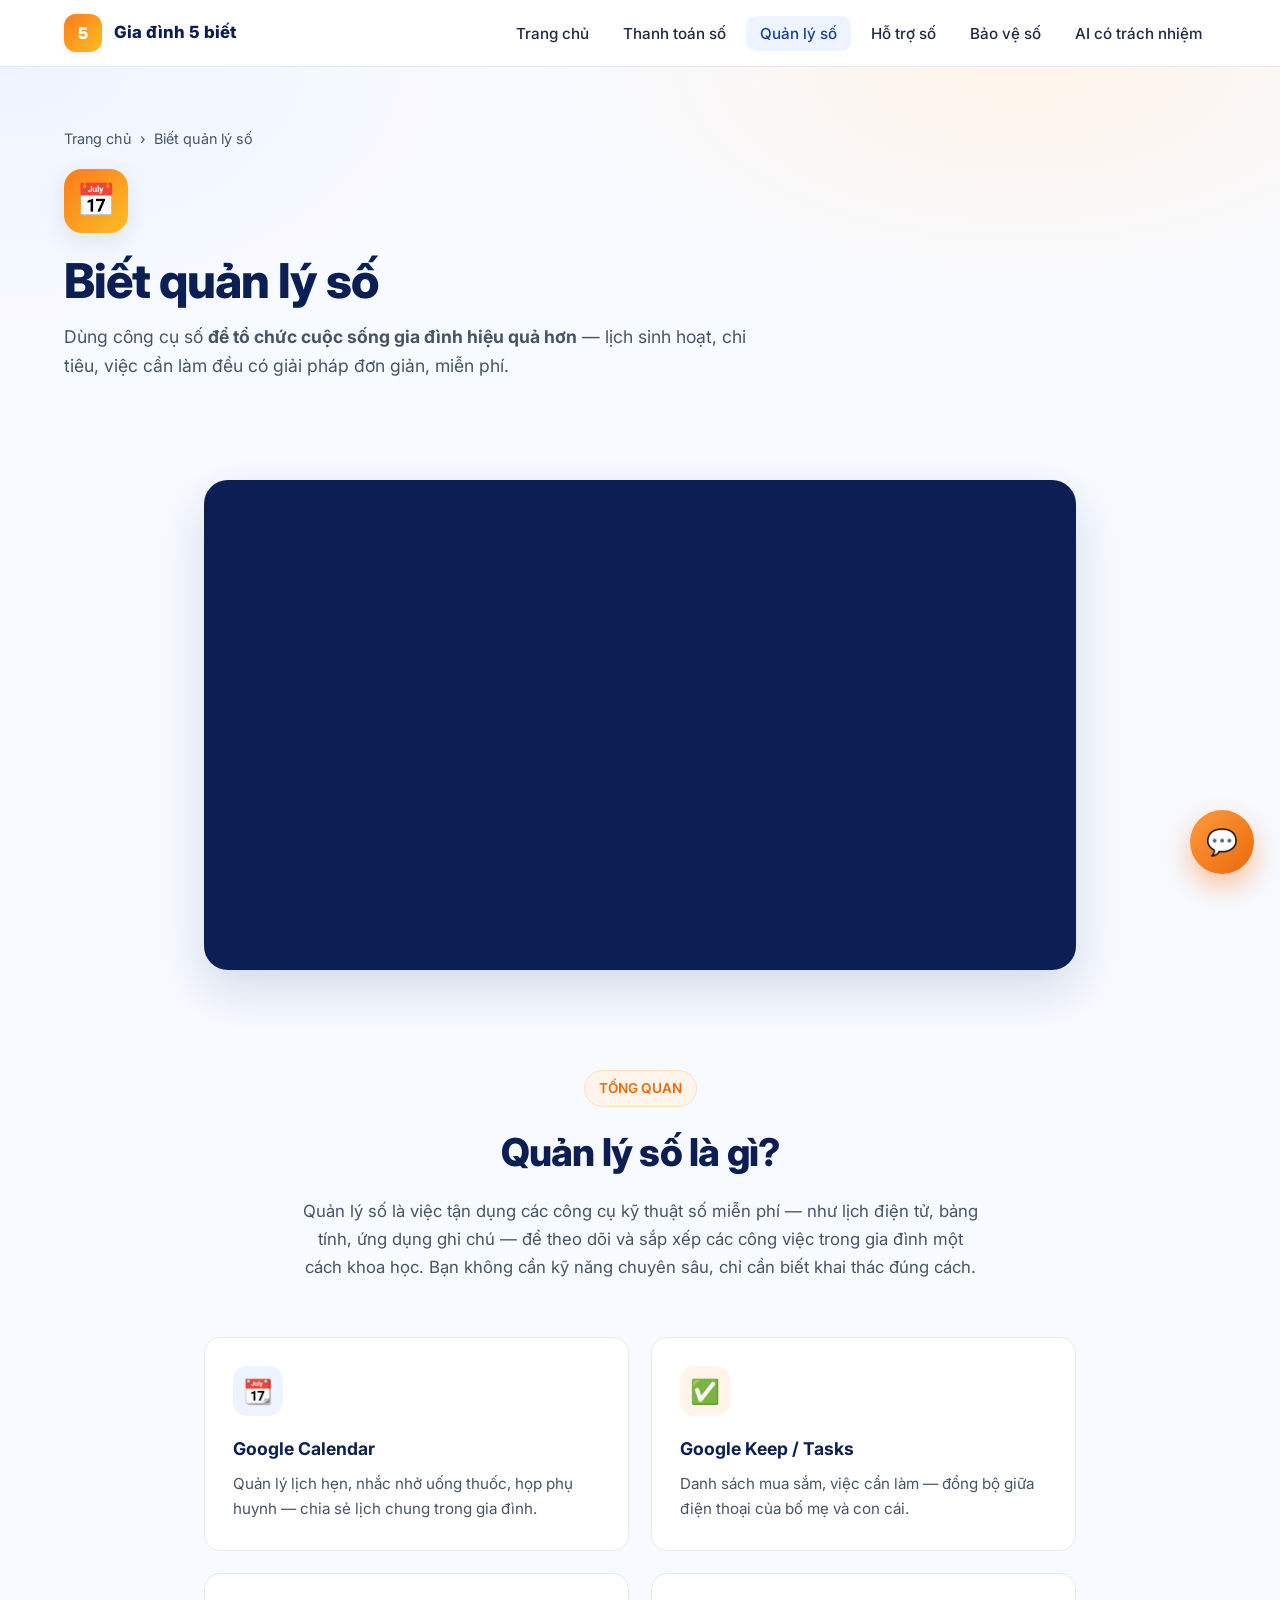
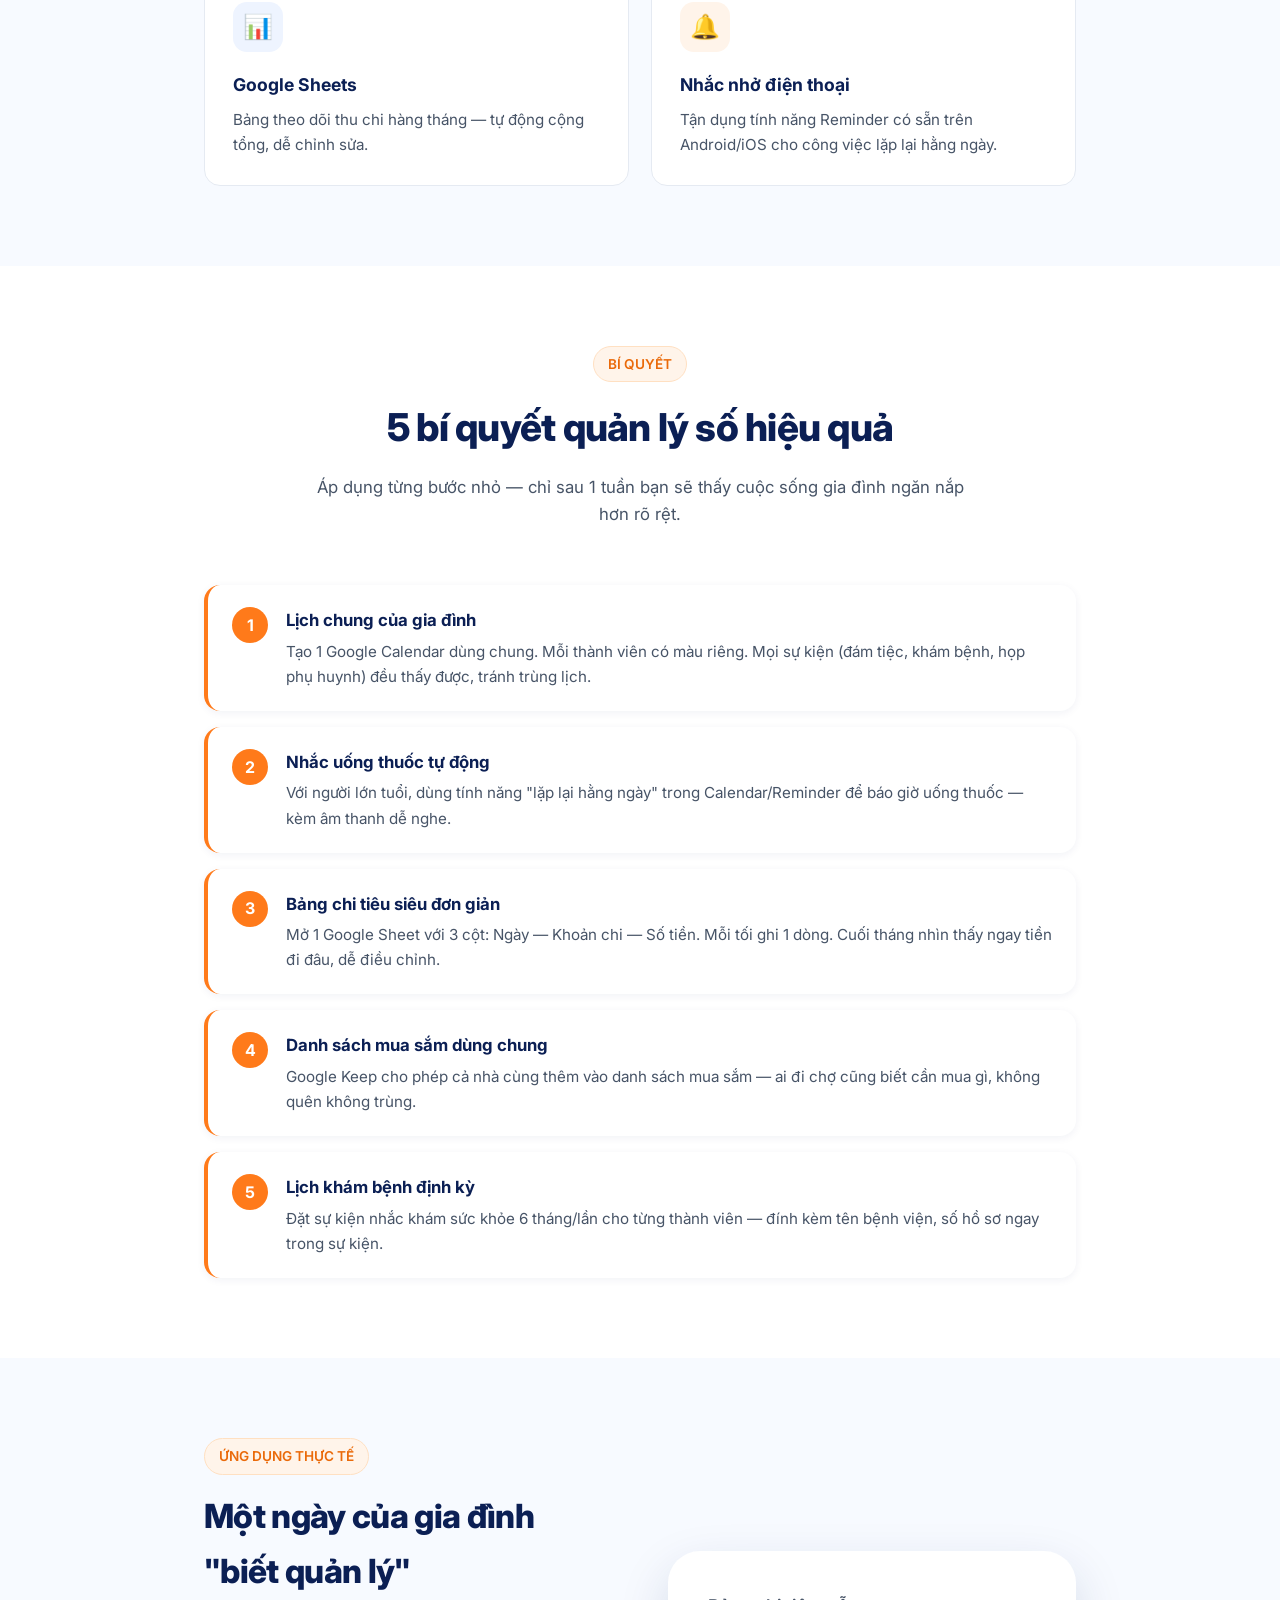
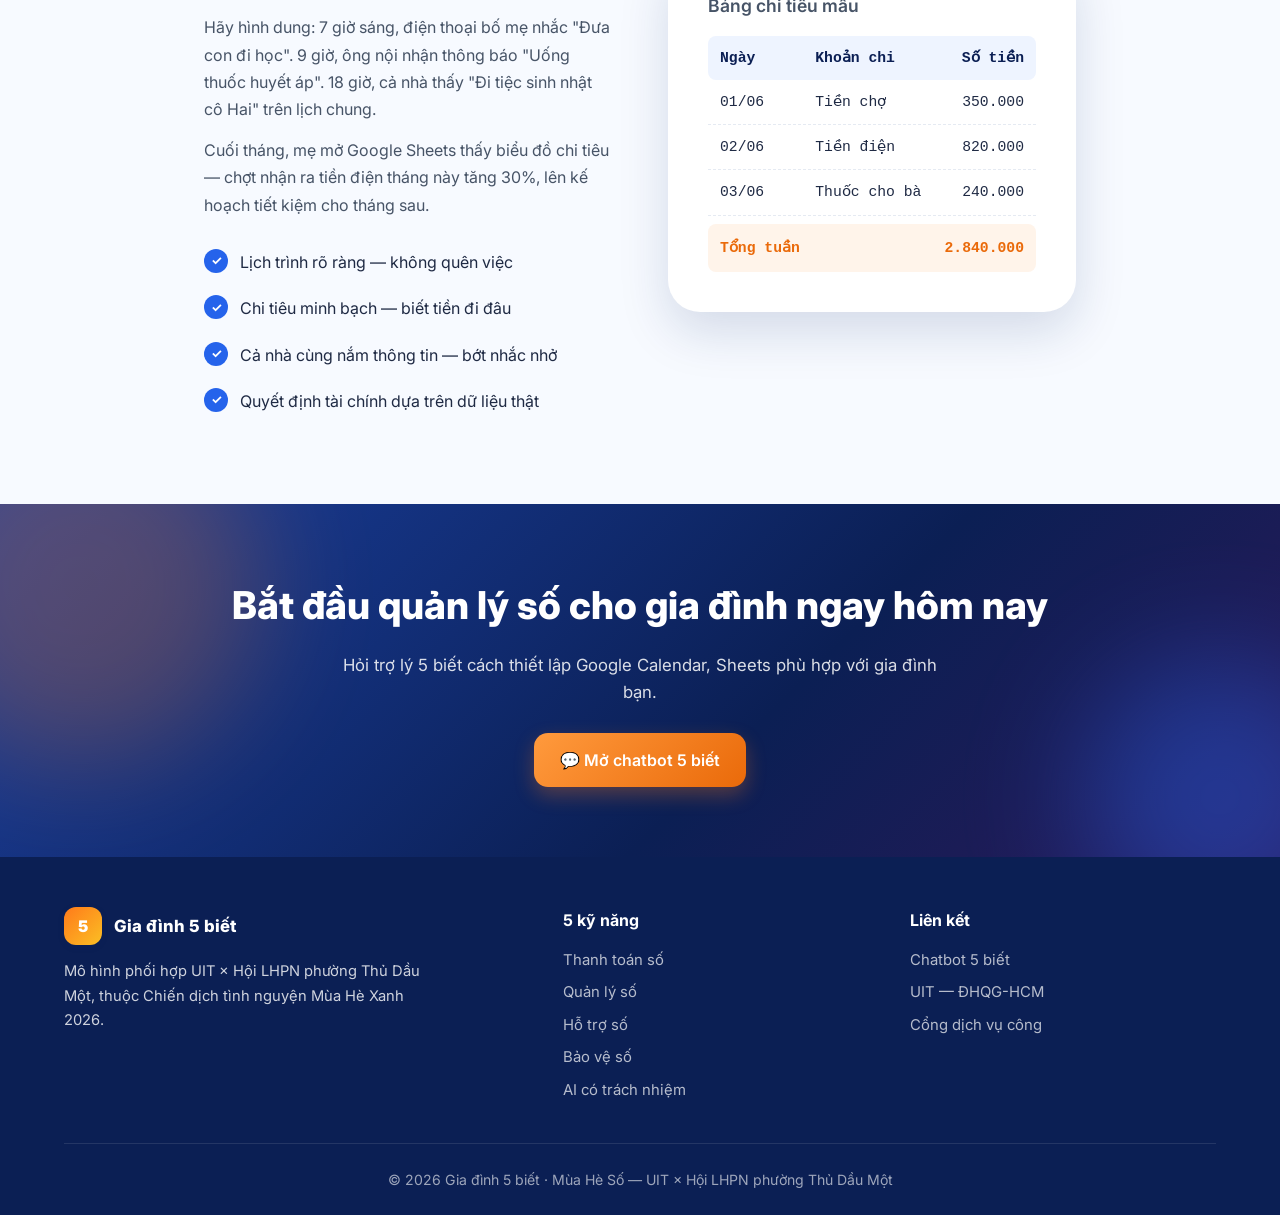
<file: quan-ly-so.html>
<!DOCTYPE html>
<html lang="vi">
<head>
  <meta charset="UTF-8" />
  <meta name="viewport" content="width=device-width, initial-scale=1.0" />
  <title>Biết quản lý số — Gia đình 5 biết</title>
  <meta name="description" content="Dùng công cụ số để tổ chức cuộc sống gia đình: lịch sinh hoạt, chi tiêu, việc cần làm." />
  <link rel="preconnect" href="https://fonts.googleapis.com" />
  <link rel="preconnect" href="https://fonts.gstatic.com" crossorigin />
  <link href="https://fonts.googleapis.com/css2?family=Inter:wght@400;500;600;700;800&display=swap" rel="stylesheet" />
  <link rel="stylesheet" href="css/style.css" />
  <link rel="icon" href="data:image/svg+xml,%3Csvg xmlns='http://www.w3.org/2000/svg' viewBox='0 0 64 64'%3E%3Crect width='64' height='64' rx='14' fill='%232563eb'/%3E%3Ctext x='50%25' y='54%25' dominant-baseline='middle' text-anchor='middle' font-family='Arial' font-weight='800' font-size='28' fill='white'%3E5%3C/text%3E%3C/svg%3E" />
</head>
<body>

  <nav class="navbar">
    <div class="nav-inner">
      <a href="index.html" class="brand"><span class="brand-mark">5</span><span>Gia đình 5 biết</span></a>
      <button class="nav-toggle" aria-label="Mở menu"><span></span><span></span><span></span></button>
      <ul class="nav-links">
        <li><a href="index.html">Trang chủ</a></li>
        <li><a href="thanh-toan-so.html">Thanh toán số</a></li>
        <li><a href="quan-ly-so.html" class="active">Quản lý số</a></li>
        <li><a href="ho-tro-so.html">Hỗ trợ số</a></li>
        <li><a href="bao-ve-so.html">Bảo vệ số</a></li>
        <li><a href="ai-co-trach-nhiem.html">AI có trách nhiệm</a></li>
      </ul>
    </div>
  </nav>

  <header class="page-hero">
    <div class="container">
      <div class="crumbs reveal">
        <a href="index.html">Trang chủ</a> <span>›</span> <span>Biết quản lý số</span>
      </div>
      <div class="reveal">
        <span class="page-icon">📅</span>
        <h1>Biết quản lý số</h1>
        <p class="subtitle">Dùng công cụ số <strong>để tổ chức cuộc sống gia đình hiệu quả hơn</strong> — lịch sinh hoạt, chi tiêu, việc cần làm đều có giải pháp đơn giản, miễn phí.</p>
      </div>
    </div>
  </header>

  <section class="video-section">
    <div class="container-sm reveal">
      <div class="video-wrap">
        <iframe src="https://www.youtube.com/embed/wG3ZCmxuBkc" title="Biết quản lý số" allow="accelerometer; autoplay; clipboard-write; encrypted-media; gyroscope; picture-in-picture; web-share" allowfullscreen loading="lazy"></iframe>
      </div>
    </div>
  </section>

  <section class="section" style="padding-top: 40px;">
    <div class="container-sm">
      <div class="section-head reveal">
        <span class="section-tag">TỔNG QUAN</span>
        <h2 class="section-title">Quản lý số là gì?</h2>
        <p class="section-sub">Quản lý số là việc tận dụng các công cụ kỹ thuật số miễn phí — như lịch điện tử, bảng tính, ứng dụng ghi chú — để theo dõi và sắp xếp các công việc trong gia đình một cách khoa học. Bạn không cần kỹ năng chuyên sâu, chỉ cần biết khai thác đúng cách.</p>
      </div>

      <div class="content-grid">
        <div class="info-card reveal">
          <div class="ic-icon">📆</div>
          <h3>Google Calendar</h3>
          <p>Quản lý lịch hẹn, nhắc nhở uống thuốc, họp phụ huynh — chia sẻ lịch chung trong gia đình.</p>
        </div>
        <div class="info-card orange reveal">
          <div class="ic-icon">✅</div>
          <h3>Google Keep / Tasks</h3>
          <p>Danh sách mua sắm, việc cần làm — đồng bộ giữa điện thoại của bố mẹ và con cái.</p>
        </div>
        <div class="info-card reveal">
          <div class="ic-icon">📊</div>
          <h3>Google Sheets</h3>
          <p>Bảng theo dõi thu chi hàng tháng — tự động cộng tổng, dễ chỉnh sửa.</p>
        </div>
        <div class="info-card orange reveal">
          <div class="ic-icon">🔔</div>
          <h3>Nhắc nhở điện thoại</h3>
          <p>Tận dụng tính năng Reminder có sẵn trên Android/iOS cho công việc lặp lại hằng ngày.</p>
        </div>
      </div>
    </div>
  </section>

  <!-- Bí quyết -->
  <section class="section" style="background: white;">
    <div class="container-sm">
      <div class="section-head reveal">
        <span class="section-tag">BÍ QUYẾT</span>
        <h2 class="section-title">5 bí quyết quản lý số hiệu quả</h2>
        <p class="section-sub">Áp dụng từng bước nhỏ — chỉ sau 1 tuần bạn sẽ thấy cuộc sống gia đình ngăn nắp hơn rõ rệt.</p>
      </div>

      <div class="tips-list">
        <div class="tip-item reveal">
          <div class="tip-num">1</div>
          <div class="tip-content">
            <h4>Lịch chung của gia đình</h4>
            <p>Tạo 1 Google Calendar dùng chung. Mỗi thành viên có màu riêng. Mọi sự kiện (đám tiệc, khám bệnh, họp phụ huynh) đều thấy được, tránh trùng lịch.</p>
          </div>
        </div>
        <div class="tip-item reveal">
          <div class="tip-num">2</div>
          <div class="tip-content">
            <h4>Nhắc uống thuốc tự động</h4>
            <p>Với người lớn tuổi, dùng tính năng "lặp lại hằng ngày" trong Calendar/Reminder để báo giờ uống thuốc — kèm âm thanh dễ nghe.</p>
          </div>
        </div>
        <div class="tip-item reveal">
          <div class="tip-num">3</div>
          <div class="tip-content">
            <h4>Bảng chi tiêu siêu đơn giản</h4>
            <p>Mở 1 Google Sheet với 3 cột: Ngày — Khoản chi — Số tiền. Mỗi tối ghi 1 dòng. Cuối tháng nhìn thấy ngay tiền đi đâu, dễ điều chỉnh.</p>
          </div>
        </div>
        <div class="tip-item reveal">
          <div class="tip-num">4</div>
          <div class="tip-content">
            <h4>Danh sách mua sắm dùng chung</h4>
            <p>Google Keep cho phép cả nhà cùng thêm vào danh sách mua sắm — ai đi chợ cũng biết cần mua gì, không quên không trùng.</p>
          </div>
        </div>
        <div class="tip-item reveal">
          <div class="tip-num">5</div>
          <div class="tip-content">
            <h4>Lịch khám bệnh định kỳ</h4>
            <p>Đặt sự kiện nhắc khám sức khỏe 6 tháng/lần cho từng thành viên — đính kèm tên bệnh viện, số hồ sơ ngay trong sự kiện.</p>
          </div>
        </div>
      </div>
    </div>
  </section>

  <!-- Ứng dụng thực tế -->
  <section class="section">
    <div class="container-sm">
      <div class="split">
        <div class="reveal">
          <span class="section-tag">ỨNG DỤNG THỰC TẾ</span>
          <h2>Một ngày của gia đình "biết quản lý"</h2>
          <p>Hãy hình dung: 7 giờ sáng, điện thoại bố mẹ nhắc "Đưa con đi học". 9 giờ, ông nội nhận thông báo "Uống thuốc huyết áp". 18 giờ, cả nhà thấy "Đi tiệc sinh nhật cô Hai" trên lịch chung.</p>
          <p>Cuối tháng, mẹ mở Google Sheets thấy biểu đồ chi tiêu — chợt nhận ra tiền điện tháng này tăng 30%, lên kế hoạch tiết kiệm cho tháng sau.</p>
          <ul class="feature-list">
            <li>Lịch trình rõ ràng — không quên việc</li>
            <li>Chi tiêu minh bạch — biết tiền đi đâu</li>
            <li>Cả nhà cùng nắm thông tin — bớt nhắc nhở</li>
            <li>Quyết định tài chính dựa trên dữ liệu thật</li>
          </ul>
        </div>
        <div class="reveal">
          <div class="hero-card" style="transform: none;">
            <h3>Bảng chi tiêu mẫu</h3>
            <div style="margin-top: 16px; font-family: 'SF Mono', monospace; font-size: 0.92rem;">
              <div style="display: grid; grid-template-columns: 1fr 1.4fr 0.9fr; gap: 8px; padding: 10px 12px; background: var(--blue-50); border-radius: 8px; font-weight: 700; color: var(--blue-900);">
                <span>Ngày</span><span>Khoản chi</span><span style="text-align:right;">Số tiền</span>
              </div>
              <div style="display: grid; grid-template-columns: 1fr 1.4fr 0.9fr; gap: 8px; padding: 10px 12px; border-bottom: 1px dashed var(--gray-200);">
                <span>01/06</span><span>Tiền chợ</span><span style="text-align:right;">350.000</span>
              </div>
              <div style="display: grid; grid-template-columns: 1fr 1.4fr 0.9fr; gap: 8px; padding: 10px 12px; border-bottom: 1px dashed var(--gray-200);">
                <span>02/06</span><span>Tiền điện</span><span style="text-align:right;">820.000</span>
              </div>
              <div style="display: grid; grid-template-columns: 1fr 1.4fr 0.9fr; gap: 8px; padding: 10px 12px; border-bottom: 1px dashed var(--gray-200);">
                <span>03/06</span><span>Thuốc cho bà</span><span style="text-align:right;">240.000</span>
              </div>
              <div style="display: grid; grid-template-columns: 1fr 1.4fr 0.9fr; gap: 8px; padding: 12px; background: var(--orange-50); border-radius: 8px; font-weight: 700; color: var(--orange-600); margin-top: 8px;">
                <span colspan="2" style="grid-column: 1 / 3;">Tổng tuần</span><span style="text-align:right;">2.840.000</span>
              </div>
            </div>
          </div>
        </div>
      </div>
    </div>
  </section>

  <section class="cta-band">
    <div class="container">
      <h2>Bắt đầu quản lý số cho gia đình ngay hôm nay</h2>
      <p>Hỏi trợ lý 5 biết cách thiết lập Google Calendar, Sheets phù hợp với gia đình bạn.</p>
      <a href="https://notebooklm.google.com/notebook/f2b0e51a-96fa-4090-842e-15bad8f90f26/preview" target="_blank" rel="noopener" class="btn btn-orange">💬 Mở chatbot 5 biết</a>
    </div>
  </section>

  <footer class="footer">
    <div class="container">
      <div class="footer-grid">
        <div>
          <div class="brand" style="margin-bottom: 14px;"><span class="brand-mark">5</span><span>Gia đình 5 biết</span></div>
          <p style="font-size: 0.92rem; max-width: 360px;">Mô hình phối hợp UIT × Hội LHPN phường Thủ Dầu Một, thuộc Chiến dịch tình nguyện Mùa Hè Xanh 2026.</p>
        </div>
        <div>
          <h4>5 kỹ năng</h4>
          <ul>
            <li><a href="thanh-toan-so.html">Thanh toán số</a></li>
            <li><a href="quan-ly-so.html">Quản lý số</a></li>
            <li><a href="ho-tro-so.html">Hỗ trợ số</a></li>
            <li><a href="bao-ve-so.html">Bảo vệ số</a></li>
            <li><a href="ai-co-trach-nhiem.html">AI có trách nhiệm</a></li>
          </ul>
        </div>
        <div>
          <h4>Liên kết</h4>
          <ul>
            <li><a href="https://notebooklm.google.com/notebook/f2b0e51a-96fa-4090-842e-15bad8f90f26/preview" target="_blank" rel="noopener">Chatbot 5 biết</a></li>
            <li><a href="https://uit.edu.vn" target="_blank" rel="noopener">UIT — ĐHQG-HCM</a></li>
            <li><a href="https://dichvucong.gov.vn" target="_blank" rel="noopener">Cổng dịch vụ công</a></li>
          </ul>
        </div>
      </div>
      <div class="footer-bottom">© 2026 Gia đình 5 biết · Mùa Hè Số — UIT × Hội LHPN phường Thủ Dầu Một</div>
    </div>
  </footer>

  <a href="https://notebooklm.google.com/notebook/f2b0e51a-96fa-4090-842e-15bad8f90f26/preview" target="_blank" rel="noopener" class="chat-fab" aria-label="Mở chatbot Gia đình 5 biết">
    <span class="tag">Chat với trợ lý 5 biết</span>💬
  </a>

  <script src="js/main.js"></script>
</body>
</html>
</file>
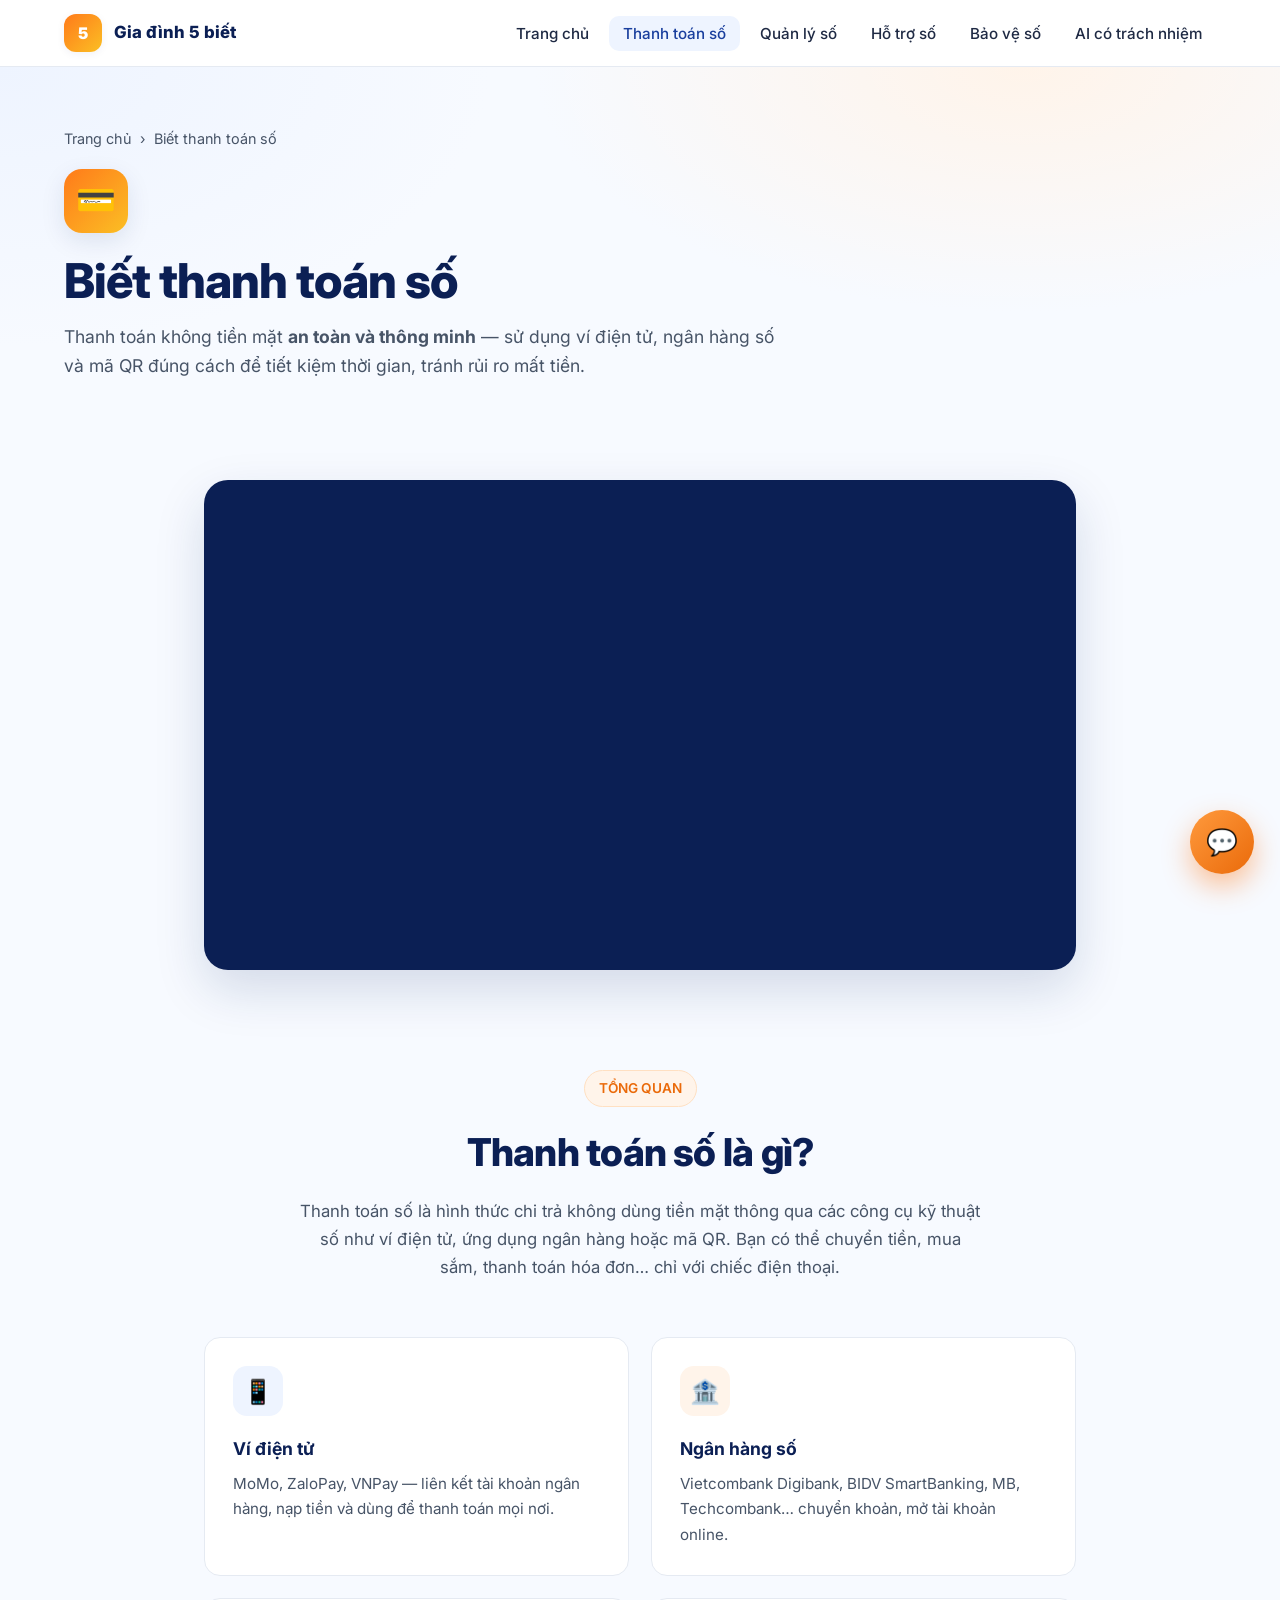
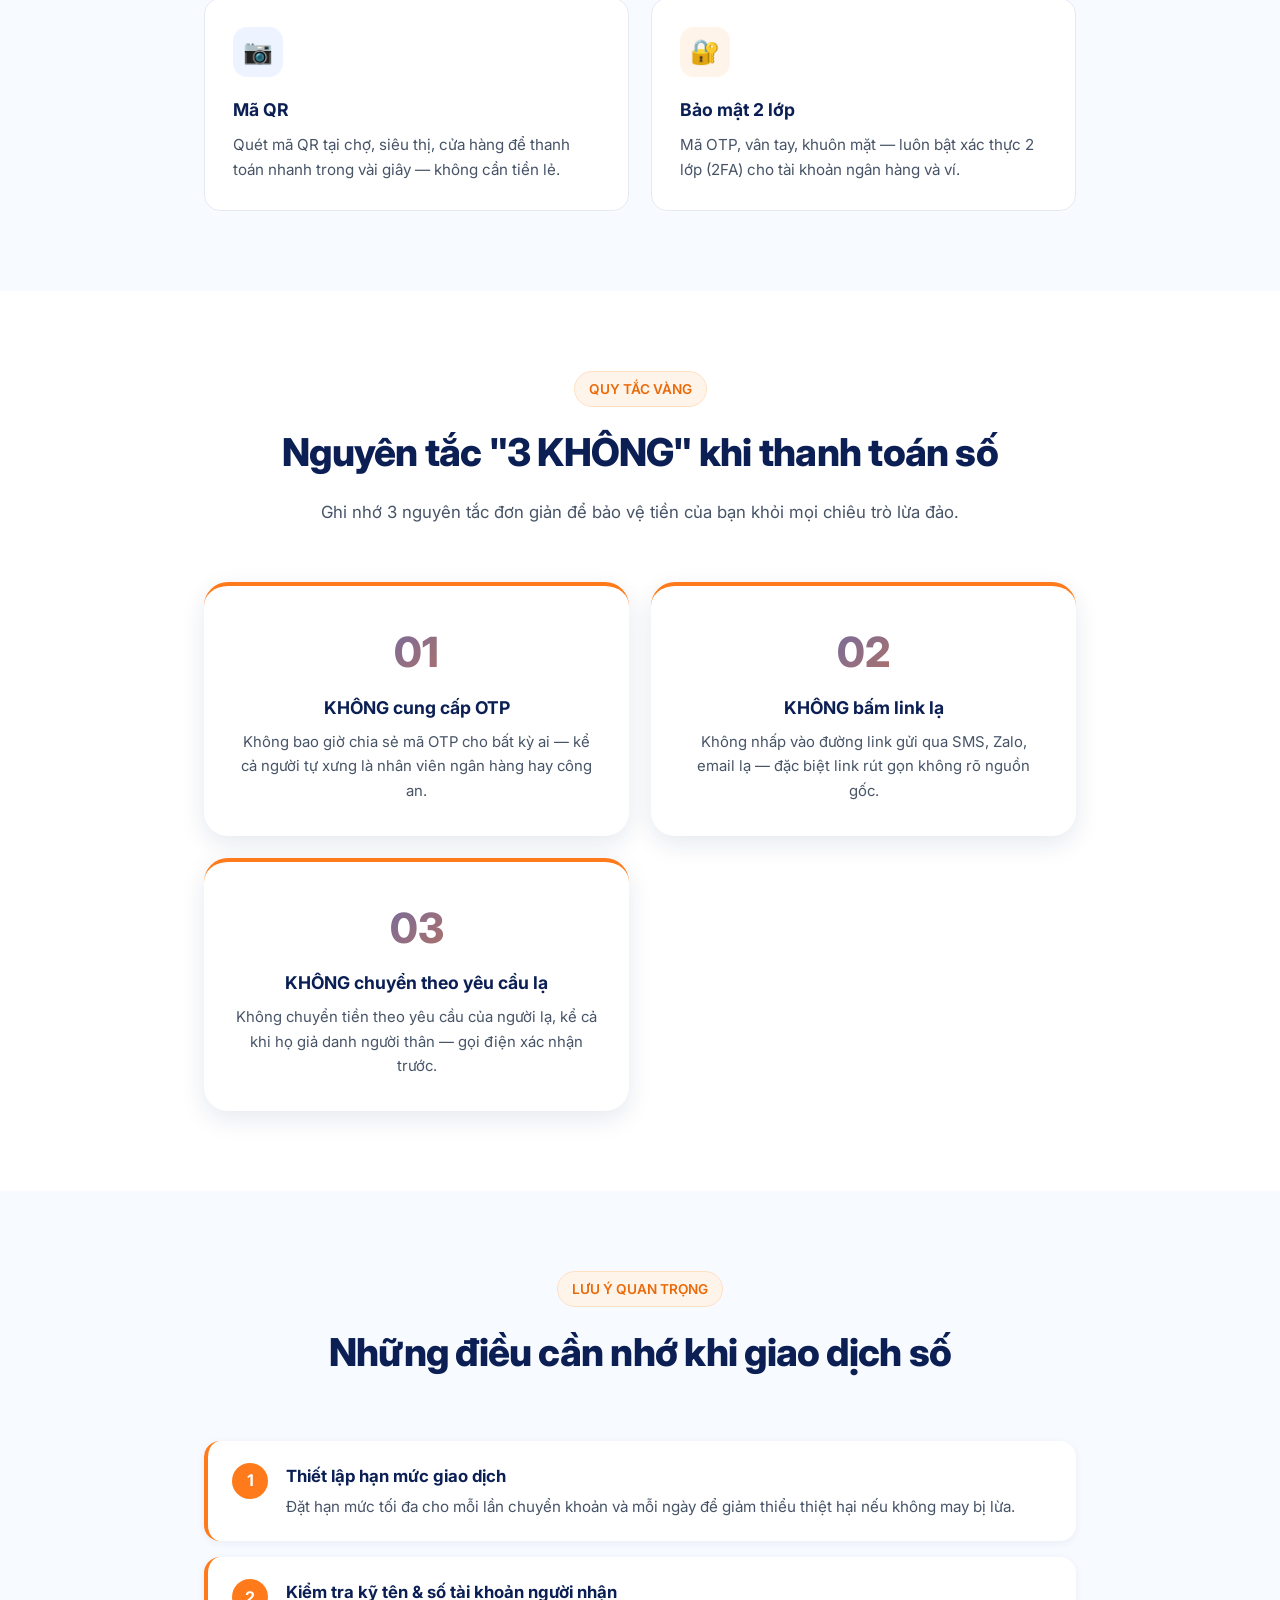
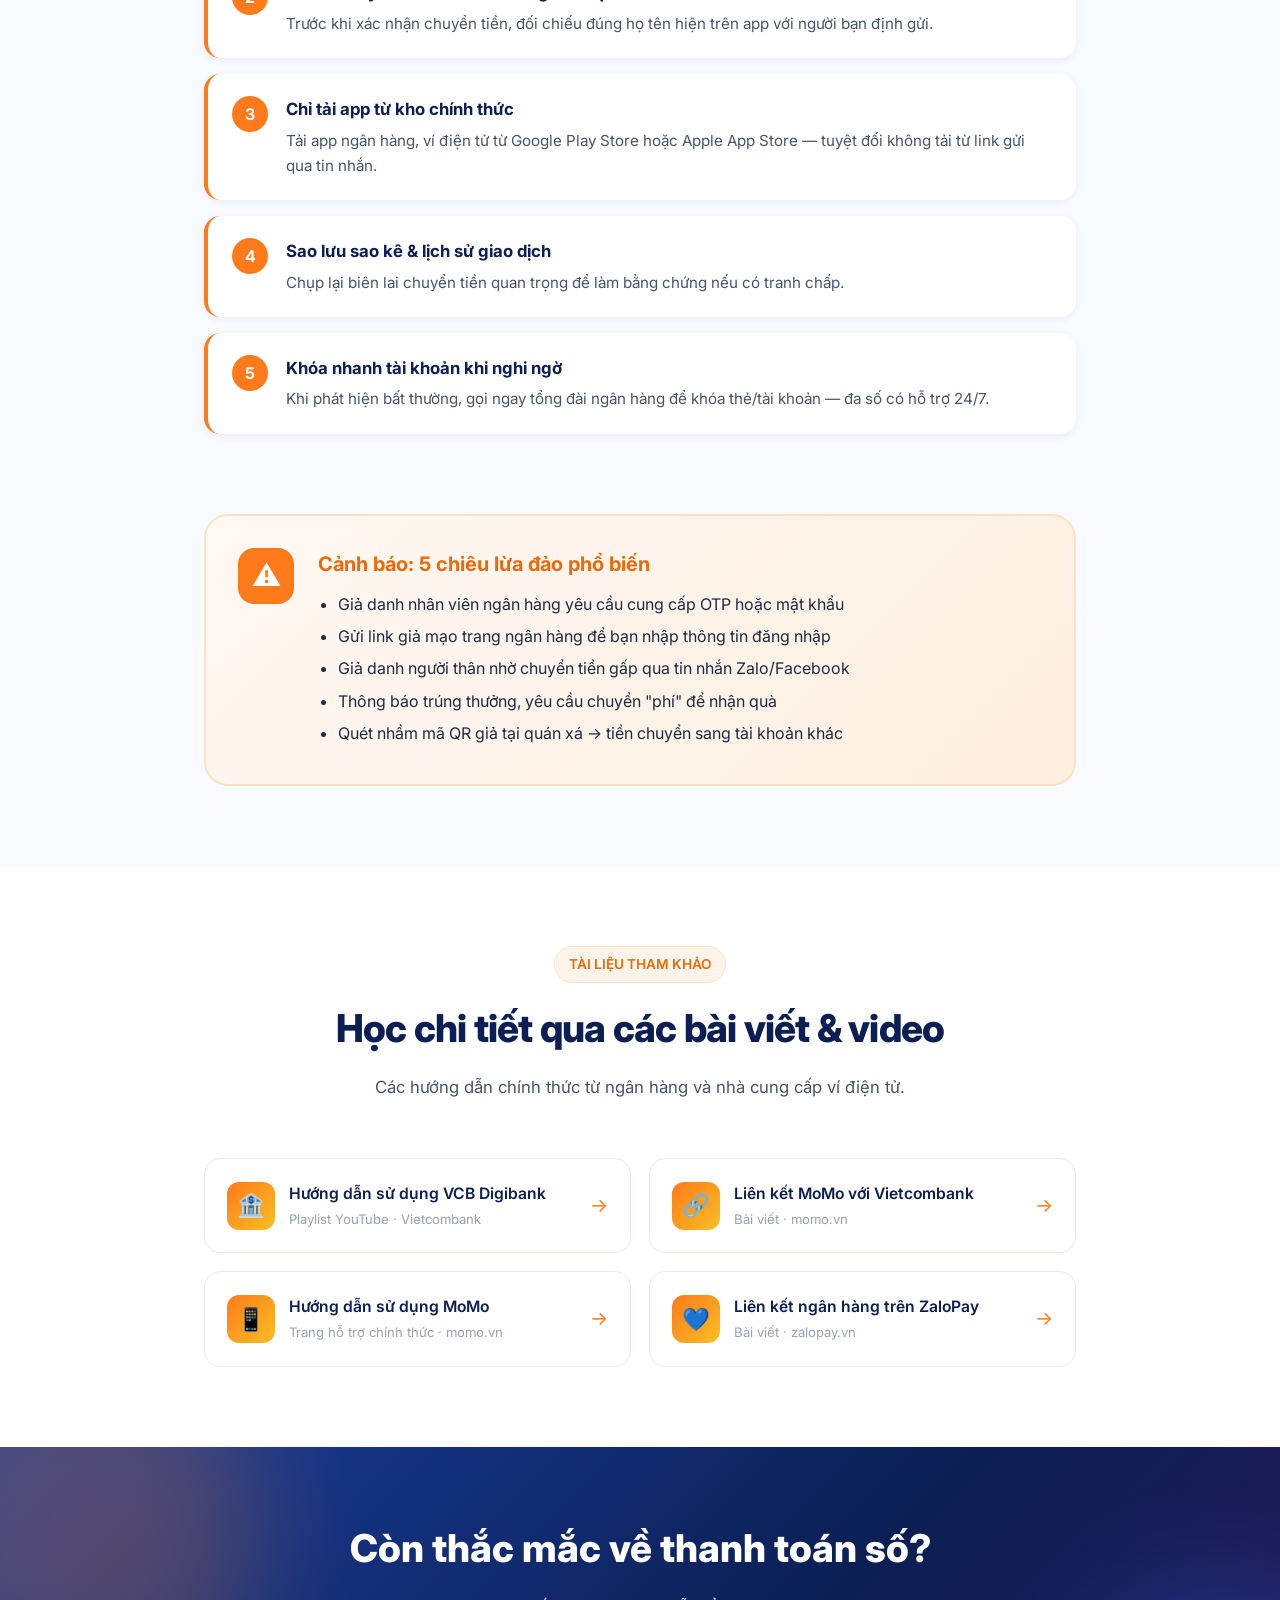
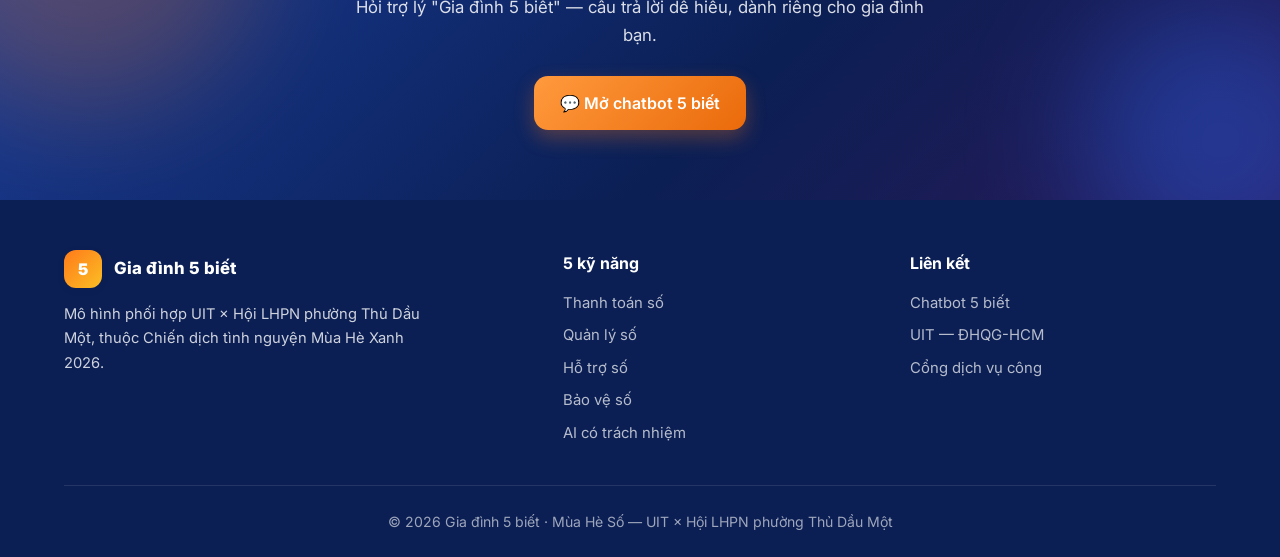
<file: thanh-toan-so.html>
<!DOCTYPE html>
<html lang="vi">
<head>
  <meta charset="UTF-8" />
  <meta name="viewport" content="width=device-width, initial-scale=1.0" />
  <title>Biết thanh toán số — Gia đình 5 biết</title>
  <meta name="description" content="Thanh toán không tiền mặt an toàn và thông minh: VNPay, MoMo, ZaloPay, ngân hàng số và mã QR." />
  <link rel="preconnect" href="https://fonts.googleapis.com" />
  <link rel="preconnect" href="https://fonts.gstatic.com" crossorigin />
  <link href="https://fonts.googleapis.com/css2?family=Inter:wght@400;500;600;700;800&display=swap" rel="stylesheet" />
  <link rel="stylesheet" href="css/style.css" />
  <link rel="icon" href="data:image/svg+xml,%3Csvg xmlns='http://www.w3.org/2000/svg' viewBox='0 0 64 64'%3E%3Crect width='64' height='64' rx='14' fill='%232563eb'/%3E%3Ctext x='50%25' y='54%25' dominant-baseline='middle' text-anchor='middle' font-family='Arial' font-weight='800' font-size='28' fill='white'%3E5%3C/text%3E%3C/svg%3E" />
</head>
<body>

  <nav class="navbar">
    <div class="nav-inner">
      <a href="index.html" class="brand">
        <span class="brand-mark">5</span><span>Gia đình 5 biết</span>
      </a>
      <button class="nav-toggle" aria-label="Mở menu"><span></span><span></span><span></span></button>
      <ul class="nav-links">
        <li><a href="index.html">Trang chủ</a></li>
        <li><a href="thanh-toan-so.html" class="active">Thanh toán số</a></li>
        <li><a href="quan-ly-so.html">Quản lý số</a></li>
        <li><a href="ho-tro-so.html">Hỗ trợ số</a></li>
        <li><a href="bao-ve-so.html">Bảo vệ số</a></li>
        <li><a href="ai-co-trach-nhiem.html">AI có trách nhiệm</a></li>
      </ul>
    </div>
  </nav>

  <header class="page-hero">
    <div class="container">
      <div class="crumbs reveal">
        <a href="index.html">Trang chủ</a> <span>›</span> <span>Biết thanh toán số</span>
      </div>
      <div class="reveal">
        <span class="page-icon">💳</span>
        <h1>Biết thanh toán số</h1>
        <p class="subtitle">Thanh toán không tiền mặt <strong>an toàn và thông minh</strong> — sử dụng ví điện tử, ngân hàng số và mã QR đúng cách để tiết kiệm thời gian, tránh rủi ro mất tiền.</p>
      </div>
    </div>
  </header>

  <!-- Video -->
  <section class="video-section">
    <div class="container-sm reveal">
      <div class="video-wrap">
        <iframe src="https://www.youtube.com/embed/KWwYP5hl1V0" title="Biết thanh toán số" allow="accelerometer; autoplay; clipboard-write; encrypted-media; gyroscope; picture-in-picture; web-share" allowfullscreen loading="lazy"></iframe>
      </div>
    </div>
  </section>

  <!-- Giải thích -->
  <section class="section" style="padding-top: 40px;">
    <div class="container-sm">
      <div class="section-head reveal">
        <span class="section-tag">TỔNG QUAN</span>
        <h2 class="section-title">Thanh toán số là gì?</h2>
        <p class="section-sub">Thanh toán số là hình thức chi trả không dùng tiền mặt thông qua các công cụ kỹ thuật số như ví điện tử, ứng dụng ngân hàng hoặc mã QR. Bạn có thể chuyển tiền, mua sắm, thanh toán hóa đơn… chỉ với chiếc điện thoại.</p>
      </div>

      <div class="content-grid">
        <div class="info-card reveal">
          <div class="ic-icon">📱</div>
          <h3>Ví điện tử</h3>
          <p>MoMo, ZaloPay, VNPay — liên kết tài khoản ngân hàng, nạp tiền và dùng để thanh toán mọi nơi.</p>
        </div>
        <div class="info-card orange reveal">
          <div class="ic-icon">🏦</div>
          <h3>Ngân hàng số</h3>
          <p>Vietcombank Digibank, BIDV SmartBanking, MB, Techcombank… chuyển khoản, mở tài khoản online.</p>
        </div>
        <div class="info-card reveal">
          <div class="ic-icon">📷</div>
          <h3>Mã QR</h3>
          <p>Quét mã QR tại chợ, siêu thị, cửa hàng để thanh toán nhanh trong vài giây — không cần tiền lẻ.</p>
        </div>
        <div class="info-card orange reveal">
          <div class="ic-icon">🔐</div>
          <h3>Bảo mật 2 lớp</h3>
          <p>Mã OTP, vân tay, khuôn mặt — luôn bật xác thực 2 lớp (2FA) cho tài khoản ngân hàng và ví.</p>
        </div>
      </div>
    </div>
  </section>

  <!-- 3 KHÔNG -->
  <section class="section" style="background: white;">
    <div class="container-sm">
      <div class="section-head reveal">
        <span class="section-tag">QUY TẮC VÀNG</span>
        <h2 class="section-title">Nguyên tắc "3 KHÔNG" khi thanh toán số</h2>
        <p class="section-sub">Ghi nhớ 3 nguyên tắc đơn giản để bảo vệ tiền của bạn khỏi mọi chiêu trò lừa đảo.</p>
      </div>

      <div class="content-grid">
        <div class="highlight reveal">
          <div class="num">01</div>
          <h4>KHÔNG cung cấp OTP</h4>
          <p>Không bao giờ chia sẻ mã OTP cho bất kỳ ai — kể cả người tự xưng là nhân viên ngân hàng hay công an.</p>
        </div>
        <div class="highlight reveal">
          <div class="num">02</div>
          <h4>KHÔNG bấm link lạ</h4>
          <p>Không nhấp vào đường link gửi qua SMS, Zalo, email lạ — đặc biệt link rút gọn không rõ nguồn gốc.</p>
        </div>
        <div class="highlight reveal">
          <div class="num">03</div>
          <h4>KHÔNG chuyển theo yêu cầu lạ</h4>
          <p>Không chuyển tiền theo yêu cầu của người lạ, kể cả khi họ giả danh người thân — gọi điện xác nhận trước.</p>
        </div>
      </div>
    </div>
  </section>

  <!-- Lưu ý -->
  <section class="section">
    <div class="container-sm">
      <div class="section-head reveal">
        <span class="section-tag">LƯU Ý QUAN TRỌNG</span>
        <h2 class="section-title">Những điều cần nhớ khi giao dịch số</h2>
      </div>

      <div class="tips-list">
        <div class="tip-item reveal">
          <div class="tip-num">1</div>
          <div class="tip-content">
            <h4>Thiết lập hạn mức giao dịch</h4>
            <p>Đặt hạn mức tối đa cho mỗi lần chuyển khoản và mỗi ngày để giảm thiểu thiệt hại nếu không may bị lừa.</p>
          </div>
        </div>
        <div class="tip-item reveal">
          <div class="tip-num">2</div>
          <div class="tip-content">
            <h4>Kiểm tra kỹ tên & số tài khoản người nhận</h4>
            <p>Trước khi xác nhận chuyển tiền, đối chiếu đúng họ tên hiện trên app với người bạn định gửi.</p>
          </div>
        </div>
        <div class="tip-item reveal">
          <div class="tip-num">3</div>
          <div class="tip-content">
            <h4>Chỉ tải app từ kho chính thức</h4>
            <p>Tải app ngân hàng, ví điện tử từ Google Play Store hoặc Apple App Store — tuyệt đối không tải từ link gửi qua tin nhắn.</p>
          </div>
        </div>
        <div class="tip-item reveal">
          <div class="tip-num">4</div>
          <div class="tip-content">
            <h4>Sao lưu sao kê & lịch sử giao dịch</h4>
            <p>Chụp lại biên lai chuyển tiền quan trọng để làm bằng chứng nếu có tranh chấp.</p>
          </div>
        </div>
        <div class="tip-item reveal">
          <div class="tip-num">5</div>
          <div class="tip-content">
            <h4>Khóa nhanh tài khoản khi nghi ngờ</h4>
            <p>Khi phát hiện bất thường, gọi ngay tổng đài ngân hàng để khóa thẻ/tài khoản — đa số có hỗ trợ 24/7.</p>
          </div>
        </div>
      </div>
    </div>
  </section>

  <!-- Alert -->
  <section class="section" style="padding-top: 0;">
    <div class="container-sm">
      <div class="alert-box reveal">
        <div class="a-icon">⚠️</div>
        <div>
          <h3>Cảnh báo: 5 chiêu lừa đảo phổ biến</h3>
          <ul>
            <li>Giả danh nhân viên ngân hàng yêu cầu cung cấp OTP hoặc mật khẩu</li>
            <li>Gửi link giả mạo trang ngân hàng để bạn nhập thông tin đăng nhập</li>
            <li>Giả danh người thân nhờ chuyển tiền gấp qua tin nhắn Zalo/Facebook</li>
            <li>Thông báo trúng thưởng, yêu cầu chuyển "phí" để nhận quà</li>
            <li>Quét nhầm mã QR giả tại quán xá → tiền chuyển sang tài khoản khác</li>
          </ul>
        </div>
      </div>
    </div>
  </section>

  <!-- Resources -->
  <section class="section" style="background: white;">
    <div class="container-sm">
      <div class="section-head reveal">
        <span class="section-tag">TÀI LIỆU THAM KHẢO</span>
        <h2 class="section-title">Học chi tiết qua các bài viết & video</h2>
        <p class="section-sub">Các hướng dẫn chính thức từ ngân hàng và nhà cung cấp ví điện tử.</p>
      </div>

      <div class="resource-grid">
        <a href="https://www.youtube.com/playlist?list=PLqs5h4rR0c_BXPRrRHVgT0fiSCRCc06VI" target="_blank" rel="noopener" class="resource-card reveal">
          <div class="resource-icon">🏦</div>
          <div>
            <h4>Hướng dẫn sử dụng VCB Digibank</h4>
            <div class="meta">Playlist YouTube · Vietcombank</div>
          </div>
          <span class="arrow">→</span>
        </a>
        <a href="https://www.momo.vn/hoi-dap/cach-lien-ket-momo-voi-tai-khoan-ngan-hang-vietcombank-vcb" target="_blank" rel="noopener" class="resource-card reveal">
          <div class="resource-icon">🔗</div>
          <div>
            <h4>Liên kết MoMo với Vietcombank</h4>
            <div class="meta">Bài viết · momo.vn</div>
          </div>
          <span class="arrow">→</span>
        </a>
        <a href="https://www.momo.vn/huong-dan" target="_blank" rel="noopener" class="resource-card reveal">
          <div class="resource-icon">📱</div>
          <div>
            <h4>Hướng dẫn sử dụng MoMo</h4>
            <div class="meta">Trang hỗ trợ chính thức · momo.vn</div>
          </div>
          <span class="arrow">→</span>
        </a>
        <a href="https://zalopay.vn/hoi-dap/lien-ket-ngan-hang/lien-ket-ngan-hang" target="_blank" rel="noopener" class="resource-card reveal">
          <div class="resource-icon">💙</div>
          <div>
            <h4>Liên kết ngân hàng trên ZaloPay</h4>
            <div class="meta">Bài viết · zalopay.vn</div>
          </div>
          <span class="arrow">→</span>
        </a>
      </div>
    </div>
  </section>

  <!-- CTA -->
  <section class="cta-band">
    <div class="container">
      <h2>Còn thắc mắc về thanh toán số?</h2>
      <p>Hỏi trợ lý "Gia đình 5 biết" — câu trả lời dễ hiểu, dành riêng cho gia đình bạn.</p>
      <a href="https://notebooklm.google.com/notebook/f2b0e51a-96fa-4090-842e-15bad8f90f26/preview" target="_blank" rel="noopener" class="btn btn-orange">💬 Mở chatbot 5 biết</a>
    </div>
  </section>

  <footer class="footer">
    <div class="container">
      <div class="footer-grid">
        <div>
          <div class="brand" style="margin-bottom: 14px;"><span class="brand-mark">5</span><span>Gia đình 5 biết</span></div>
          <p style="font-size: 0.92rem; max-width: 360px;">Mô hình phối hợp UIT × Hội LHPN phường Thủ Dầu Một, thuộc Chiến dịch tình nguyện Mùa Hè Xanh 2026.</p>
        </div>
        <div>
          <h4>5 kỹ năng</h4>
          <ul>
            <li><a href="thanh-toan-so.html">Thanh toán số</a></li>
            <li><a href="quan-ly-so.html">Quản lý số</a></li>
            <li><a href="ho-tro-so.html">Hỗ trợ số</a></li>
            <li><a href="bao-ve-so.html">Bảo vệ số</a></li>
            <li><a href="ai-co-trach-nhiem.html">AI có trách nhiệm</a></li>
          </ul>
        </div>
        <div>
          <h4>Liên kết</h4>
          <ul>
            <li><a href="https://notebooklm.google.com/notebook/f2b0e51a-96fa-4090-842e-15bad8f90f26/preview" target="_blank" rel="noopener">Chatbot 5 biết</a></li>
            <li><a href="https://uit.edu.vn" target="_blank" rel="noopener">UIT — ĐHQG-HCM</a></li>
            <li><a href="https://dichvucong.gov.vn" target="_blank" rel="noopener">Cổng dịch vụ công</a></li>
          </ul>
        </div>
      </div>
      <div class="footer-bottom">© 2026 Gia đình 5 biết · Mùa Hè Số — UIT × Hội LHPN phường Thủ Dầu Một</div>
    </div>
  </footer>

  <a href="https://notebooklm.google.com/notebook/f2b0e51a-96fa-4090-842e-15bad8f90f26/preview" target="_blank" rel="noopener" class="chat-fab" aria-label="Mở chatbot Gia đình 5 biết">
    <span class="tag">Chat với trợ lý 5 biết</span>💬
  </a>

  <script src="js/main.js"></script>
</body>
</html>
</file>
<file: css/style.css>
/* ===== Reset & Variables ===== */
:root {
  --white: #ffffff;
  --bg: #f7faff;
  --blue-50: #eef4ff;
  --blue-100: #dbe7ff;
  --blue-200: #b8ceff;
  --blue-500: #2563eb;
  --blue-600: #1e4fcc;
  --blue-700: #1a3f9e;
  --blue-900: #0b1f54;
  --orange-50: #fff4ea;
  --orange-100: #ffe0c2;
  --orange-400: #ff9a3d;
  --orange-500: #ff7a1a;
  --orange-600: #ea6a0a;
  --yellow-300: #ffd560;
  --yellow-400: #fbbf24;
  --yellow-500: #f59e0b;
  --gray-100: #f1f4f9;
  --gray-200: #e5eaf2;
  --gray-400: #98a2b3;
  --gray-600: #475467;
  --gray-800: #1f2a44;
  --shadow-sm: 0 2px 8px rgba(15, 42, 102, 0.06);
  --shadow-md: 0 8px 24px rgba(15, 42, 102, 0.10);
  --shadow-lg: 0 20px 50px rgba(15, 42, 102, 0.15);
  --radius-sm: 10px;
  --radius-md: 16px;
  --radius-lg: 24px;
  --radius-xl: 32px;
  --transition: 0.3s cubic-bezier(0.4, 0, 0.2, 1);
}

* {
  box-sizing: border-box;
  margin: 0;
  padding: 0;
}

html {
  scroll-behavior: smooth;
}

body {
  font-family: 'Inter', 'Segoe UI', -apple-system, BlinkMacSystemFont, 'Helvetica Neue', Arial, sans-serif;
  background: var(--bg);
  color: var(--gray-800);
  line-height: 1.65;
  font-size: 16px;
  overflow-x: hidden;
}

img {
  max-width: 100%;
  display: block;
}

a {
  color: var(--blue-500);
  text-decoration: none;
  transition: color var(--transition);
}

a:hover {
  color: var(--orange-500);
}

.container {
  max-width: 1200px;
  margin: 0 auto;
  padding: 0 24px;
}

.container-sm {
  max-width: 920px;
  margin: 0 auto;
  padding: 0 24px;
}

/* ===== Navigation ===== */
.navbar {
  position: sticky;
  top: 0;
  background: rgba(255, 255, 255, 0.92);
  backdrop-filter: saturate(180%) blur(12px);
  -webkit-backdrop-filter: saturate(180%) blur(12px);
  border-bottom: 1px solid var(--gray-200);
  z-index: 1000;
  transition: box-shadow var(--transition);
}

.navbar.scrolled {
  box-shadow: var(--shadow-sm);
}

.nav-inner {
  display: flex;
  align-items: center;
  justify-content: space-between;
  padding: 14px 24px;
  max-width: 1200px;
  margin: 0 auto;
}

.brand {
  display: flex;
  align-items: center;
  gap: 12px;
  font-weight: 800;
  color: var(--blue-900);
  font-size: 1.05rem;
}

.brand-mark {
  width: 38px;
  height: 38px;
  border-radius: 12px;
  background: linear-gradient(135deg, var(--orange-500), var(--yellow-400));
  display: flex;
  align-items: center;
  justify-content: center;
  color: white;
  font-weight: 900;
  font-size: 16px;
  box-shadow: var(--shadow-sm);
}

.nav-links {
  display: flex;
  gap: 6px;
  list-style: none;
  align-items: center;
}

.nav-links a {
  color: var(--gray-800);
  font-weight: 500;
  padding: 8px 14px;
  border-radius: 10px;
  font-size: 0.95rem;
  transition: all var(--transition);
}

.nav-links a:hover,
.nav-links a.active {
  background: var(--blue-50);
  color: var(--blue-700);
}

.nav-toggle {
  display: none;
  background: none;
  border: none;
  cursor: pointer;
  padding: 8px;
  flex-direction: column;
  gap: 5px;
}

.nav-toggle span {
  display: block;
  width: 24px;
  height: 2px;
  background: var(--gray-800);
  transition: all var(--transition);
}

/* ===== Buttons ===== */
.btn {
  display: inline-flex;
  align-items: center;
  gap: 10px;
  padding: 14px 26px;
  border-radius: 14px;
  font-weight: 600;
  font-size: 1rem;
  cursor: pointer;
  border: none;
  text-decoration: none;
  transition: all var(--transition);
  white-space: nowrap;
}

.btn-primary {
  background: linear-gradient(135deg, var(--blue-500), var(--blue-700));
  color: white;
  box-shadow: 0 8px 20px rgba(37, 99, 235, 0.30);
}

.btn-primary:hover {
  transform: translateY(-2px);
  box-shadow: 0 12px 28px rgba(37, 99, 235, 0.40);
  color: white;
}

.btn-orange {
  background: linear-gradient(135deg, var(--orange-400), var(--orange-600));
  color: white;
  box-shadow: 0 8px 20px rgba(255, 122, 26, 0.30);
}

.btn-orange:hover {
  transform: translateY(-2px);
  box-shadow: 0 14px 30px rgba(255, 122, 26, 0.40);
  color: white;
}

.btn-ghost {
  background: white;
  color: var(--blue-700);
  border: 2px solid var(--blue-100);
}

.btn-ghost:hover {
  border-color: var(--blue-500);
  color: var(--blue-700);
  transform: translateY(-2px);
}

/* ===== Hero ===== */
.hero {
  position: relative;
  padding: 80px 0 100px;
  overflow: hidden;
}

.hero-bg {
  position: absolute;
  inset: 0;
  z-index: -1;
  background:
    radial-gradient(1000px 500px at 80% -10%, rgba(255, 122, 26, 0.18), transparent 60%),
    radial-gradient(900px 600px at -10% 30%, rgba(37, 99, 235, 0.18), transparent 60%),
    linear-gradient(to bottom, #ffffff, var(--bg));
}

.hero-grid {
  display: grid;
  grid-template-columns: 1.1fr 1fr;
  gap: 60px;
  align-items: center;
}

.hero-eyebrow {
  display: inline-flex;
  align-items: center;
  gap: 8px;
  padding: 6px 14px;
  background: var(--blue-50);
  color: var(--blue-700);
  font-weight: 600;
  font-size: 0.85rem;
  border-radius: 999px;
  margin-bottom: 22px;
  border: 1px solid var(--blue-100);
}

.hero-eyebrow .dot {
  width: 8px;
  height: 8px;
  border-radius: 50%;
  background: var(--orange-500);
  animation: pulse 1.8s infinite;
}

@keyframes pulse {
  0%, 100% { transform: scale(1); opacity: 1; }
  50% { transform: scale(1.4); opacity: 0.6; }
}

.hero h1 {
  font-size: clamp(2.2rem, 4.5vw, 3.5rem);
  font-weight: 800;
  line-height: 1.15;
  color: var(--blue-900);
  margin-bottom: 18px;
  letter-spacing: -0.02em;
}

.hero h1 .accent {
  background: linear-gradient(135deg, var(--blue-500), var(--orange-500));
  -webkit-background-clip: text;
  background-clip: text;
  color: transparent;
}

.hero p.lead {
  font-size: 1.15rem;
  color: var(--gray-600);
  margin-bottom: 32px;
  max-width: 560px;
}

.hero-actions {
  display: flex;
  gap: 14px;
  flex-wrap: wrap;
}

/* Hero illustration */
.hero-visual {
  position: relative;
  perspective: 1200px;
}

.hero-card {
  position: relative;
  background: white;
  border-radius: var(--radius-xl);
  padding: 40px;
  box-shadow: var(--shadow-lg);
  transform: rotate(-2deg);
  transition: transform 0.6s;
}

.hero-card:hover {
  transform: rotate(0deg) scale(1.02);
}

.hero-card h3 {
  font-size: 1.1rem;
  color: var(--gray-600);
  margin-bottom: 8px;
  font-weight: 600;
}

.hero-card .big {
  font-size: 2.4rem;
  font-weight: 800;
  color: var(--blue-900);
  margin-bottom: 24px;
  letter-spacing: -0.02em;
}

.pentagon-mini {
  display: grid;
  grid-template-columns: repeat(5, 1fr);
  gap: 10px;
}

.pentagon-mini div {
  aspect-ratio: 1;
  border-radius: 14px;
  display: flex;
  align-items: center;
  justify-content: center;
  font-size: 1.6rem;
  background: var(--blue-50);
  transition: all var(--transition);
}

.pentagon-mini div:hover {
  transform: translateY(-4px) scale(1.05);
  background: var(--orange-50);
  box-shadow: var(--shadow-md);
}

.floating-badge {
  position: absolute;
  background: white;
  padding: 10px 16px;
  border-radius: 14px;
  box-shadow: var(--shadow-md);
  display: flex;
  align-items: center;
  gap: 10px;
  font-weight: 600;
  font-size: 0.9rem;
  animation: float 4s ease-in-out infinite;
}

.floating-badge.b1 {
  top: -16px;
  right: -10px;
  color: var(--orange-600);
}

.floating-badge.b2 {
  bottom: -20px;
  left: -20px;
  color: var(--blue-700);
  animation-delay: 1.5s;
}

@keyframes float {
  0%, 100% { transform: translateY(0); }
  50% { transform: translateY(-12px); }
}

/* ===== Section base ===== */
.section {
  padding: 80px 0;
}

.section-head {
  text-align: center;
  margin-bottom: 56px;
}

.section-tag {
  display: inline-block;
  padding: 6px 14px;
  background: var(--orange-50);
  color: var(--orange-600);
  border-radius: 999px;
  font-weight: 600;
  font-size: 0.85rem;
  margin-bottom: 14px;
  border: 1px solid var(--orange-100);
}

.section-title {
  font-size: clamp(1.8rem, 3vw, 2.4rem);
  color: var(--blue-900);
  font-weight: 800;
  margin-bottom: 14px;
  letter-spacing: -0.02em;
}

.section-sub {
  color: var(--gray-600);
  font-size: 1.05rem;
  max-width: 680px;
  margin: 0 auto;
}

/* ===== 5 Pillars Grid (Home) ===== */
.pillars {
  display: grid;
  grid-template-columns: repeat(auto-fit, minmax(220px, 1fr));
  gap: 24px;
}

.pillar-card {
  position: relative;
  background: white;
  border-radius: var(--radius-lg);
  padding: 32px 26px;
  text-decoration: none;
  color: inherit;
  border: 1px solid var(--gray-200);
  overflow: hidden;
  transition: all 0.4s cubic-bezier(0.4, 0, 0.2, 1);
  display: block;
}

.pillar-card::before {
  content: '';
  position: absolute;
  inset: 0;
  background: linear-gradient(135deg, var(--blue-500), var(--orange-500));
  opacity: 0;
  transition: opacity var(--transition);
  z-index: 0;
}

.pillar-card > * {
  position: relative;
  z-index: 1;
}

.pillar-card:hover {
  transform: translateY(-8px);
  box-shadow: var(--shadow-lg);
  border-color: transparent;
  color: white;
}

.pillar-card:hover::before {
  opacity: 1;
}

.pillar-card:hover .pillar-icon {
  background: rgba(255, 255, 255, 0.2);
  color: white;
}

.pillar-card:hover .pillar-sub,
.pillar-card:hover .pillar-arrow {
  color: rgba(255, 255, 255, 0.9);
}

.pillar-icon {
  width: 56px;
  height: 56px;
  border-radius: 16px;
  background: var(--blue-50);
  color: var(--blue-700);
  display: flex;
  align-items: center;
  justify-content: center;
  font-size: 1.8rem;
  margin-bottom: 20px;
  transition: all var(--transition);
}

.pillar-card:nth-child(2) .pillar-icon { background: var(--orange-50); color: var(--orange-600); }
.pillar-card:nth-child(4) .pillar-icon { background: var(--orange-50); color: var(--orange-600); }

.pillar-num {
  position: absolute;
  top: 18px;
  right: 22px;
  font-weight: 800;
  font-size: 1.6rem;
  color: var(--gray-200);
  z-index: 1;
}

.pillar-card:hover .pillar-num {
  color: rgba(255, 255, 255, 0.3);
}

.pillar-title {
  font-size: 1.2rem;
  font-weight: 700;
  margin-bottom: 8px;
}

.pillar-sub {
  font-size: 0.92rem;
  color: var(--gray-600);
  margin-bottom: 18px;
  line-height: 1.5;
}

.pillar-arrow {
  font-weight: 600;
  font-size: 0.9rem;
  color: var(--blue-700);
  display: inline-flex;
  align-items: center;
  gap: 6px;
}

/* ===== Stats / Info Strip ===== */
.info-strip {
  background: linear-gradient(135deg, var(--blue-700), var(--blue-900));
  color: white;
  padding: 60px 0;
  position: relative;
  overflow: hidden;
}

.info-strip::after {
  content: '';
  position: absolute;
  right: -100px;
  top: -100px;
  width: 400px;
  height: 400px;
  background: radial-gradient(circle, rgba(255, 122, 26, 0.4), transparent 60%);
  z-index: 0;
}

.info-strip > * {
  position: relative;
  z-index: 1;
}

.stats-grid {
  display: grid;
  grid-template-columns: repeat(auto-fit, minmax(180px, 1fr));
  gap: 32px;
  text-align: center;
}

.stat-num {
  font-size: 2.6rem;
  font-weight: 800;
  background: linear-gradient(135deg, #fff, var(--orange-400));
  -webkit-background-clip: text;
  background-clip: text;
  color: transparent;
  margin-bottom: 6px;
}

.stat-label {
  color: rgba(255, 255, 255, 0.85);
  font-size: 0.95rem;
}

/* ===== Video Block ===== */
.video-section {
  padding: 60px 0;
}

.video-wrap {
  position: relative;
  width: 100%;
  padding-bottom: 56.25%;
  border-radius: var(--radius-lg);
  overflow: hidden;
  box-shadow: var(--shadow-lg);
  background: var(--blue-900);
}

.video-wrap iframe {
  position: absolute;
  inset: 0;
  width: 100%;
  height: 100%;
  border: none;
}

/* ===== Page Hero (sub pages) ===== */
.page-hero {
  padding: 60px 0 40px;
  position: relative;
  overflow: hidden;
}

.page-hero::before {
  content: '';
  position: absolute;
  inset: 0;
  z-index: -1;
  background:
    radial-gradient(700px 350px at 80% 0%, var(--orange-50), transparent 70%),
    radial-gradient(700px 400px at 0% 0%, var(--blue-50), transparent 70%);
}

.crumbs {
  display: flex;
  gap: 8px;
  align-items: center;
  font-size: 0.9rem;
  color: var(--gray-600);
  margin-bottom: 18px;
}

.crumbs a { color: var(--gray-600); }
.crumbs a:hover { color: var(--blue-700); }

.page-hero h1 {
  font-size: clamp(2rem, 4vw, 3rem);
  font-weight: 800;
  color: var(--blue-900);
  margin-bottom: 14px;
  letter-spacing: -0.02em;
  line-height: 1.15;
}

.page-hero .subtitle {
  color: var(--gray-600);
  font-size: 1.1rem;
  max-width: 720px;
}

.page-icon {
  display: inline-flex;
  align-items: center;
  justify-content: center;
  width: 64px;
  height: 64px;
  border-radius: 18px;
  background: linear-gradient(135deg, var(--orange-500), var(--yellow-400));
  color: white;
  font-size: 2rem;
  box-shadow: var(--shadow-md);
  margin-bottom: 20px;
}

/* ===== Content Cards ===== */
.content-grid {
  display: grid;
  grid-template-columns: repeat(auto-fit, minmax(280px, 1fr));
  gap: 22px;
}

.info-card {
  background: white;
  border-radius: var(--radius-md);
  padding: 28px;
  border: 1px solid var(--gray-200);
  transition: all var(--transition);
  position: relative;
  overflow: hidden;
}

.info-card:hover {
  transform: translateY(-4px);
  box-shadow: var(--shadow-md);
  border-color: var(--blue-200);
}

.info-card .ic-icon {
  width: 50px;
  height: 50px;
  border-radius: 14px;
  background: var(--blue-50);
  color: var(--blue-700);
  display: flex;
  align-items: center;
  justify-content: center;
  font-size: 1.5rem;
  margin-bottom: 18px;
}

.info-card.orange .ic-icon { background: var(--orange-50); color: var(--orange-600); }

.info-card h3 {
  font-size: 1.1rem;
  color: var(--blue-900);
  margin-bottom: 8px;
  font-weight: 700;
}

.info-card p {
  color: var(--gray-600);
  font-size: 0.95rem;
}

/* ===== Tips / Numbered list ===== */
.tips-list {
  display: grid;
  gap: 16px;
}

.tip-item {
  display: flex;
  gap: 18px;
  background: white;
  padding: 22px 24px;
  border-radius: var(--radius-md);
  border-left: 4px solid var(--orange-500);
  box-shadow: var(--shadow-sm);
  transition: all var(--transition);
}

.tip-item:hover {
  transform: translateX(6px);
  box-shadow: var(--shadow-md);
}

.tip-num {
  flex-shrink: 0;
  width: 36px;
  height: 36px;
  border-radius: 50%;
  background: var(--orange-500);
  color: white;
  display: flex;
  align-items: center;
  justify-content: center;
  font-weight: 700;
}

.tip-content h4 {
  color: var(--blue-900);
  margin-bottom: 4px;
  font-size: 1.05rem;
}

.tip-content p {
  color: var(--gray-600);
  margin: 0;
  font-size: 0.95rem;
}

/* ===== Warning / Alert block ===== */
.alert-box {
  background: linear-gradient(135deg, #fff8f3, #ffefe0);
  border: 2px solid var(--orange-100);
  border-radius: var(--radius-lg);
  padding: 32px;
  display: flex;
  gap: 24px;
  align-items: flex-start;
}

.alert-box .a-icon {
  flex-shrink: 0;
  width: 56px;
  height: 56px;
  border-radius: 16px;
  background: var(--orange-500);
  color: white;
  display: flex;
  align-items: center;
  justify-content: center;
  font-size: 1.8rem;
}

.alert-box h3 {
  color: var(--orange-600);
  margin-bottom: 10px;
  font-size: 1.25rem;
}

.alert-box ul {
  padding-left: 20px;
  color: var(--gray-800);
}

.alert-box li { margin-bottom: 6px; }

/* ===== Resource Links ===== */
.resource-grid {
  display: grid;
  grid-template-columns: repeat(auto-fit, minmax(280px, 1fr));
  gap: 18px;
}

.resource-card {
  background: white;
  border-radius: var(--radius-md);
  padding: 22px;
  display: flex;
  gap: 14px;
  align-items: center;
  text-decoration: none;
  color: var(--gray-800);
  border: 1px solid var(--gray-200);
  transition: all var(--transition);
}

.resource-card:hover {
  border-color: var(--orange-500);
  transform: translateY(-3px);
  box-shadow: var(--shadow-md);
  color: var(--gray-800);
}

.resource-icon {
  width: 48px;
  height: 48px;
  border-radius: 12px;
  background: linear-gradient(135deg, var(--orange-500), var(--yellow-400));
  color: white;
  display: flex;
  align-items: center;
  justify-content: center;
  font-size: 1.4rem;
  flex-shrink: 0;
}

.resource-card h4 {
  font-size: 0.98rem;
  color: var(--blue-900);
  margin-bottom: 2px;
  font-weight: 600;
}

.resource-card .meta {
  font-size: 0.82rem;
  color: var(--gray-400);
}

.resource-card .arrow {
  margin-left: auto;
  color: var(--orange-500);
  font-size: 1.2rem;
  transition: transform var(--transition);
}

.resource-card:hover .arrow { transform: translateX(4px); }

/* ===== Two-col content (text + visual) ===== */
.split {
  display: grid;
  grid-template-columns: 1fr 1fr;
  gap: 56px;
  align-items: center;
}

.split.reverse > div:first-child { order: 2; }

.split h2 {
  font-size: clamp(1.6rem, 2.6vw, 2.1rem);
  color: var(--blue-900);
  margin-bottom: 16px;
  font-weight: 800;
  letter-spacing: -0.02em;
}

.split p {
  color: var(--gray-600);
  margin-bottom: 14px;
  line-height: 1.7;
}

.feature-list {
  list-style: none;
  margin-top: 20px;
}

.feature-list li {
  display: flex;
  gap: 12px;
  padding: 10px 0;
  color: var(--gray-800);
}

.feature-list li::before {
  content: '✓';
  flex-shrink: 0;
  width: 24px;
  height: 24px;
  border-radius: 50%;
  background: var(--blue-500);
  color: white;
  display: flex;
  align-items: center;
  justify-content: center;
  font-size: 0.8rem;
  font-weight: 700;
}

/* ===== Stat / Highlight cards ===== */
.highlight {
  background: white;
  padding: 32px;
  border-radius: var(--radius-lg);
  box-shadow: var(--shadow-md);
  text-align: center;
  border-top: 4px solid var(--orange-500);
}

.highlight .num {
  font-size: 2.6rem;
  font-weight: 800;
  background: linear-gradient(135deg, var(--blue-500), var(--orange-500));
  -webkit-background-clip: text;
  background-clip: text;
  color: transparent;
}

.highlight h4 {
  color: var(--blue-900);
  font-size: 1.1rem;
  margin: 6px 0 8px;
}

.highlight p {
  color: var(--gray-600);
  font-size: 0.93rem;
  margin: 0;
}

/* ===== CTA section ===== */
.cta-band {
  background: linear-gradient(135deg, var(--blue-700), var(--blue-900) 60%, #2a1958);
  color: white;
  padding: 70px 0;
  text-align: center;
  position: relative;
  overflow: hidden;
}

.cta-band::before, .cta-band::after {
  content: '';
  position: absolute;
  border-radius: 50%;
  filter: blur(60px);
}

.cta-band::before {
  width: 360px; height: 360px;
  background: var(--orange-500);
  opacity: 0.25;
  top: -100px; left: -100px;
}

.cta-band::after {
  width: 280px; height: 280px;
  background: var(--blue-500);
  opacity: 0.4;
  bottom: -80px; right: -80px;
}

.cta-band > * { position: relative; z-index: 1; }

.cta-band h2 {
  font-size: clamp(1.8rem, 3vw, 2.4rem);
  margin-bottom: 14px;
  font-weight: 800;
}

.cta-band p {
  color: rgba(255, 255, 255, 0.85);
  max-width: 600px;
  margin: 0 auto 26px;
  font-size: 1.05rem;
}

/* ===== Footer ===== */
.footer {
  background: var(--blue-900);
  color: rgba(255, 255, 255, 0.8);
  padding: 50px 0 24px;
}

.footer-grid {
  display: grid;
  grid-template-columns: 1.5fr 1fr 1fr;
  gap: 40px;
  margin-bottom: 32px;
}

.footer h4 {
  color: white;
  margin-bottom: 14px;
  font-size: 1rem;
  font-weight: 700;
}

.footer ul { list-style: none; }
.footer ul li { margin-bottom: 8px; font-size: 0.93rem; }
.footer ul li a { color: rgba(255, 255, 255, 0.7); }
.footer ul li a:hover { color: var(--orange-400); }

.footer-bottom {
  text-align: center;
  padding-top: 24px;
  border-top: 1px solid rgba(255, 255, 255, 0.1);
  font-size: 0.88rem;
  color: rgba(255, 255, 255, 0.6);
}

.footer .brand { color: white; }

/* ===== Floating Chatbot Button ===== */
.chat-fab {
  position: fixed;
  bottom: 26px;
  right: 26px;
  background: linear-gradient(135deg, var(--orange-400), var(--orange-600));
  color: white;
  width: 64px;
  height: 64px;
  border-radius: 50%;
  display: flex;
  align-items: center;
  justify-content: center;
  font-size: 1.6rem;
  box-shadow: 0 12px 28px rgba(255, 122, 26, 0.45);
  z-index: 999;
  text-decoration: none;
  transition: all var(--transition);
  animation: float 4s ease-in-out infinite;
}

.chat-fab:hover {
  transform: scale(1.1);
  color: white;
  box-shadow: 0 16px 38px rgba(255, 122, 26, 0.55);
}

.chat-fab .tag {
  position: absolute;
  right: 76px;
  top: 50%;
  transform: translateY(-50%);
  background: var(--blue-900);
  color: white;
  padding: 8px 14px;
  border-radius: 12px;
  font-size: 0.88rem;
  font-weight: 600;
  white-space: nowrap;
  opacity: 0;
  pointer-events: none;
  transition: opacity var(--transition);
}

.chat-fab .tag::after {
  content: '';
  position: absolute;
  top: 50%;
  right: -6px;
  transform: translateY(-50%) rotate(45deg);
  width: 12px;
  height: 12px;
  background: var(--blue-900);
}

.chat-fab:hover .tag { opacity: 1; }

/* ===== Reveal animation ===== */
.reveal {
  opacity: 0;
  transform: translateY(20px);
  transition: opacity 0.7s ease, transform 0.7s ease;
}

.reveal.visible {
  opacity: 1;
  transform: translateY(0);
}

/* ===== Pentagon visualization ===== */
.pentagon-vis {
  display: flex;
  justify-content: center;
  margin: 30px 0;
}

.pentagon-vis svg { max-width: 100%; height: auto; }

/* ===== Responsive ===== */
@media (max-width: 900px) {
  .hero { padding: 56px 0 80px; }
  .hero-grid { grid-template-columns: 1fr; gap: 50px; }
  .split { grid-template-columns: 1fr; gap: 32px; }
  .split.reverse > div:first-child { order: 0; }
  .section { padding: 60px 0; }
  .footer-grid { grid-template-columns: 1fr; gap: 28px; }
  .nav-links {
    position: absolute;
    top: 100%;
    right: 16px;
    left: 16px;
    background: white;
    flex-direction: column;
    align-items: stretch;
    padding: 14px;
    border-radius: var(--radius-md);
    box-shadow: var(--shadow-lg);
    display: none;
    border: 1px solid var(--gray-200);
  }
  .nav-links.open { display: flex; }
  .nav-toggle { display: flex; }
  .alert-box { flex-direction: column; }
  .chat-fab { width: 56px; height: 56px; bottom: 18px; right: 18px; }
}

@media (max-width: 480px) {
  .pillars { grid-template-columns: 1fr; }
  .hero-card { padding: 28px; }
  .hero-card .big { font-size: 1.8rem; }
}
</file>
